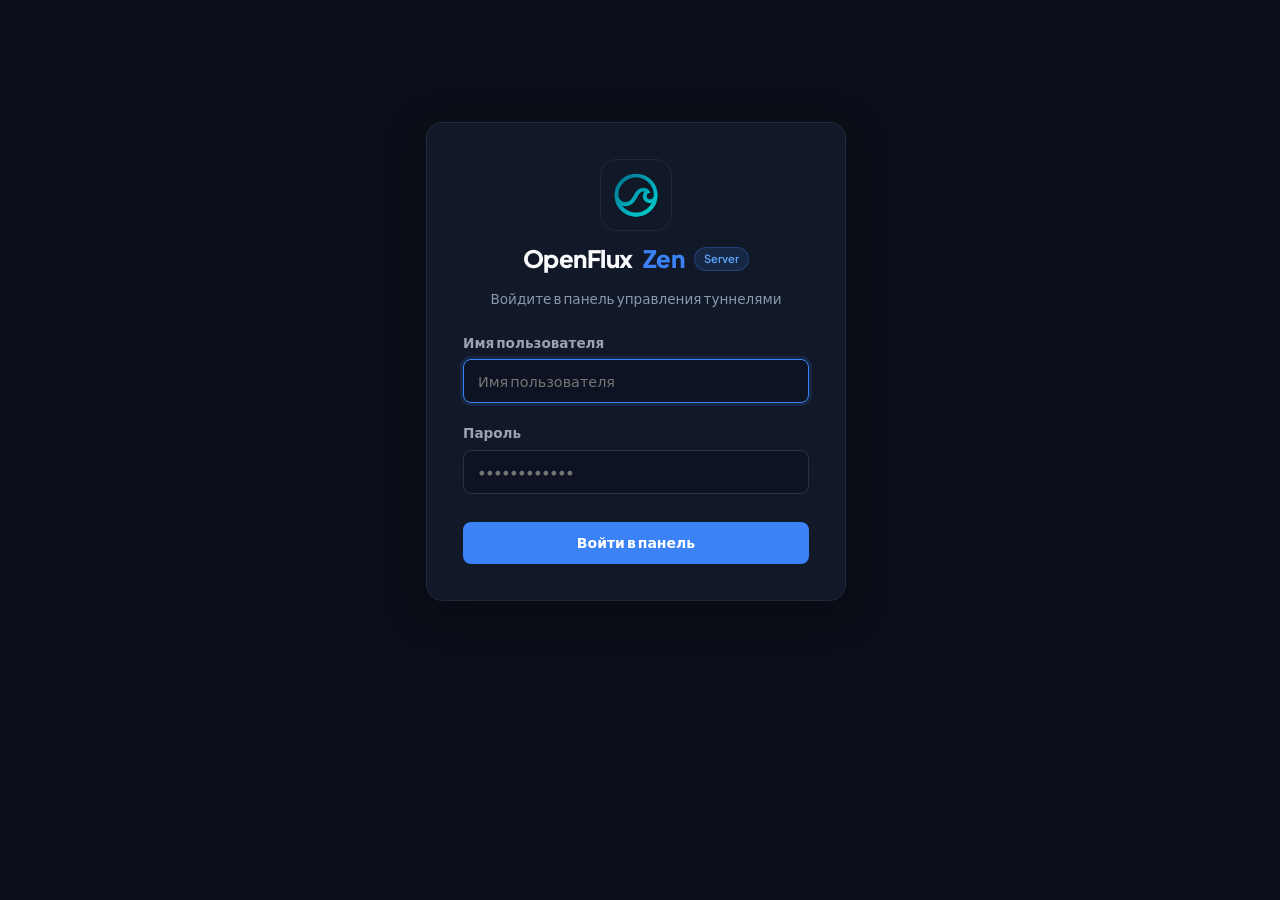
<file: src/OpenFlux.Zen.Server.Web/wwwroot/index.html>
<!DOCTYPE html>
<html lang="ru">
<head>
  <meta charset="utf-8" />
  <meta name="viewport" content="width=device-width, initial-scale=1.0" />
  <meta http-equiv="Cache-Control" content="no-cache, no-store, must-revalidate" />
  <meta http-equiv="Pragma" content="no-cache" />
  <meta http-equiv="Expires" content="0" />
  <title>OpenFlux Zen Server</title>
  <link rel="icon" type="image/png" href="assets/images/logo-32x32.png" />
  <link rel="apple-touch-icon" href="assets/images/logo-180x180.png" />
  <link rel="preconnect" href="https://fonts.googleapis.com">
  <link rel="preconnect" href="https://fonts.gstatic.com" crossorigin>
  <link href="https://fonts.googleapis.com/css2?family=JetBrains+Mono:wght@400;600&family=Plus+Jakarta+Sans:wght@400;500;600;700;800&display=swap" rel="stylesheet">
  <link rel="stylesheet" href="css/app.css?v=1.0.83" />
</head>
<body>

  <!-- App Header -->
  <header id="app-header" style="display: none;">
    <div class="header-inner">
      <a href="#" class="brand">
        <img src="assets/images/logo-192x192.png" alt="OpenFlux Logo" />
        <div class="brand-copy">
          <div class="brand-title"><span>OpenFlux</span><span class="brand-accent">Zen</span></div>
          <span class="brand-badge">Server</span>
        </div>
      </a>

      <nav class="nav-links" aria-label="Основная навигация">
        <button class="nav-btn active" onclick="switchTab('tunnels')" data-i18n="nav_tunnels">Туннели</button>
        <button class="nav-btn" onclick="switchTab('logs')" data-i18n="nav_logs">Логи</button>
        <button class="nav-btn" onclick="switchTab('config')" data-i18n="nav_config">Конфигурация</button>
        <button class="nav-btn" onclick="switchTab('settings')" data-i18n="nav_settings">Настройки</button>
      </nav>

      <div class="header-actions" style="display: flex; gap: 8px; align-items: center;">
        <button class="btn btn-outline btn-sm" id="header-update-badge" onclick="switchTab('settings')" title="Доступно обновление" style="display: none !important; align-items: center; gap: 8px;">
          <span id="header-update-dot" style="width: 7px; height: 7px; border-radius: 50%; background: #f59e0b; display: inline-block; box-shadow: 0 0 6px rgba(245, 158, 11, 0.6);"></span>
          <span id="header-status-text" style="font-weight: 600; color: #fbbf24;" data-i18n="header_status_update_available">Доступно обновление</span>
        </button>
        <button class="btn btn-outline btn-sm" onclick="logout()" data-i18n="nav_logout">Выход</button>
      </div>
    </div>
  </header>

  <main class="container app-content">

    <!-- Login View -->
    <div id="login-view" class="login-container">
      <div class="login-brand">
        <img src="assets/images/logo-192x192.png" class="login-logo" alt="OpenFlux Logo" />
        <div class="login-brand-copy">
          <div class="brand-title login-brand-title"><span>OpenFlux</span><span class="brand-accent">Zen</span></div>
          <span class="brand-badge">Server</span>
        </div>
      </div>
      <p class="login-sub" data-i18n="login_sub">Войдите в панель управления туннелями</p>


      <form id="login-form" onsubmit="event.preventDefault(); doLogin();">
        <div class="form-group" style="text-align: left;">
          <label for="login-user" data-i18n="login_user_label">Имя пользователя</label>
          <input type="text" id="login-user" autocomplete="username" class="form-control" data-i18n-placeholder="login_user_placeholder" placeholder="Имя пользователя" required autofocus />
        </div>
        <div class="form-group" style="text-align: left;">
          <label for="login-pass" data-i18n="login_pass_label">Пароль</label>
          <input type="password" id="login-pass" autocomplete="current-password" class="form-control" placeholder="••••••••••••" required />
        </div>
        <button type="submit" class="btn btn-primary" style="width: 100%; margin-top: 8px;" data-i18n="login_btn">Войти в панель</button>
      </form>
    </div>

    <!-- Main View -->
    <div id="main-view" style="display: none;">

      <!-- Tab: Tunnels -->
      <div id="tab-tunnels" class="tab-content active">

        <!-- Stats Grid (Visible exclusively in Tunnels tab) -->
        <div class="stats-grid">
        <!-- 1. Активные туннели -->
        <div class="stat-card">
          <div class="stat-header">
            <span class="stat-label" data-i18n="stat_active_tunnels">Активные туннели</span>
            <span class="stat-icon">
              <svg width="18" height="18" viewBox="0 0 24 24" fill="none" stroke="currentColor" stroke-width="2" stroke-linecap="round" stroke-linejoin="round">
                <path d="M13 2L3 14h9l-1 8 10-12h-9l1-8z"/>
              </svg>
            </span>
          </div>
          <div class="stat-value" id="stat-active-tunnels">0 / 0</div>
          <div class="stat-sub"><span data-i18n="stat_total_created">Всего создано:</span> <span id="stat-total-tunnels">0</span></div>
        </div>

        <!-- 2. Ресурсы хоста -->
        <div class="stat-card">
          <div class="stat-header">
            <span class="stat-label" data-i18n="stat_host_resources">Ресурсы хоста</span>
            <span class="stat-icon">
              <svg width="18" height="18" viewBox="0 0 24 24" fill="none" stroke="currentColor" stroke-width="2" stroke-linecap="round" stroke-linejoin="round">
                <rect x="4" y="4" width="16" height="16" rx="2"/>
                <rect x="9" y="9" width="6" height="6"/>
                <line x1="9" y1="1" x2="9" y2="4"/>
                <line x1="15" y1="1" x2="15" y2="4"/>
                <line x1="9" y1="20" x2="9" y2="23"/>
                <line x1="15" y1="20" x2="15" y2="23"/>
                <line x1="20" y1="9" x2="23" y2="9"/>
                <line x1="20" y1="14" x2="23" y2="14"/>
                <line x1="1" y1="9" x2="4" y2="9"/>
                <line x1="1" y1="14" x2="4" y2="14"/>
              </svg>
            </span>
          </div>
          <div class="stat-value"><span id="stat-cpu">0%</span> CPU</div>
          <div class="stat-sub"><span>RAM: <span id="stat-ram">0 / 0 MB</span></span><span>(<span id="stat-ram-pct">0%</span>)</span></div>
        </div>

        <!-- 3. Скорость сети (загрузка и отдача) -->
        <div class="stat-card">
          <div class="stat-header">
            <span class="stat-label" data-i18n="stat_network_speed">Скорость сети</span>
            <span class="stat-icon">
              <svg width="18" height="18" viewBox="0 0 24 24" fill="none" stroke="currentColor" stroke-width="2" stroke-linecap="round" stroke-linejoin="round">
                <path d="M12 14l4-4"/>
                <path d="M3.34 19a10 10 0 1 1 17.32 0"/>
              </svg>
            </span>
          </div>
          <div class="stat-value" id="stat-speed-total">0 B/s</div>
          <div class="stat-sub">
            <span style="display: inline-flex; align-items: center; gap: 4px;">
              <svg width="11" height="11" viewBox="0 0 24 24" fill="none" stroke="currentColor" stroke-width="2.5" stroke-linecap="round" stroke-linejoin="round"><path d="M12 5v14M19 12l-7 7-7-7"/></svg>
              <span id="stat-speed-down">0 B/s</span>
            </span>
            <span>•</span>
            <span style="display: inline-flex; align-items: center; gap: 4px;">
              <svg width="11" height="11" viewBox="0 0 24 24" fill="none" stroke="currentColor" stroke-width="2.5" stroke-linecap="round" stroke-linejoin="round"><path d="M12 19V5M5 12l7-7 7 7"/></svg>
              <span id="stat-speed-up">0 B/s</span>
            </span>
          </div>
        </div>

        <!-- 4. Сколько трафика потрачено -->
        <div class="stat-card">
          <div class="stat-header">
            <span class="stat-label" data-i18n="stat_total_traffic">Общий трафик</span>
            <span class="stat-icon">
              <svg width="18" height="18" viewBox="0 0 24 24" fill="none" stroke="currentColor" stroke-width="2" stroke-linecap="round" stroke-linejoin="round">
                <line x1="18" y1="20" x2="18" y2="10"/>
                <line x1="12" y1="20" x2="12" y2="4"/>
                <line x1="6" y1="20" x2="6" y2="14"/>
              </svg>
            </span>
          </div>
          <div class="stat-value" id="stat-total-traffic">0 B</div>
          <div class="stat-sub">
            <span style="display: inline-flex; align-items: center; gap: 4px;">
              <svg width="11" height="11" viewBox="0 0 24 24" fill="none" stroke="currentColor" stroke-width="2.5" stroke-linecap="round" stroke-linejoin="round"><path d="M12 19V5M5 12l7-7 7 7"/></svg>
              <span id="stat-upload">0 B</span>
            </span>
            <span>•</span>
            <span style="display: inline-flex; align-items: center; gap: 4px;">
              <svg width="11" height="11" viewBox="0 0 24 24" fill="none" stroke="currentColor" stroke-width="2.5" stroke-linecap="round" stroke-linejoin="round"><path d="M12 5v14M19 12l-7 7-7-7"/></svg>
              <span id="stat-download">0 B</span>
            </span>
          </div>
        </div>
      </div>

        <div class="section-bar">
          <h3 class="section-title" data-i18n="tunnels_title">Список туннелей</h3>
          <div class="toolbar">
            <button class="btn btn-outline btn-sm" onclick="loadTunnels()"><svg width="13" height="13" viewBox="0 0 24 24" fill="none" stroke="currentColor" stroke-width="2" stroke-linecap="round" stroke-linejoin="round"><path d="M23 4v6h-6"/><path d="M1 20v-6h6"/><path d="M3.51 9a9 9 0 0 1 14.85-3.36L23 10M1 14l4.64 4.36A9 9 0 0 0 20.49 15"/></svg><span data-i18n="btn_refresh">Обновить</span></button>
            <button class="btn btn-primary btn-sm" onclick="openTunnelModal()"><svg width="14" height="14" viewBox="0 0 24 24" fill="none" stroke="currentColor" stroke-width="2.5" stroke-linecap="round" stroke-linejoin="round"><path d="M12 5v14M5 12h14"/></svg><span data-i18n="btn_add_tunnel">Добавить туннель</span></button>
          </div>
        </div>

        <div id="tunnel-list" class="tunnel-list">
          <!-- Populated by JS -->
        </div>
      </div>

      <!-- Tab: Logs -->
      <div id="tab-logs" class="tab-content">
        <div class="section-bar">
          <h3 class="section-title" data-i18n="logs_title">Системные логи</h3>
          <div class="toolbar">
            <select id="log-target-select" class="form-control form-control-sm" aria-label="Источник логов" onchange="loadActiveLogs()">
              <option value="system" data-i18n="logs_panel_system">Лог панели (System)</option>
            </select>
            <button class="btn btn-outline btn-sm" onclick="loadActiveLogs()"><svg width="13" height="13" viewBox="0 0 24 24" fill="none" stroke="currentColor" stroke-width="2" stroke-linecap="round" stroke-linejoin="round"><path d="M23 4v6h-6"/><path d="M1 20v-6h6"/><path d="M3.51 9a9 9 0 0 1 14.85-3.36L23 10M1 14l4.64 4.36A9 9 0 0 0 20.49 15"/></svg><span data-i18n="btn_refresh">Обновить</span></button>
            <button class="btn btn-outline btn-sm" onclick="downloadCurrentLogs()"><svg width="13" height="13" viewBox="0 0 24 24" fill="none" stroke="currentColor" stroke-width="2" stroke-linecap="round" stroke-linejoin="round"><path d="M21 15v4a2 2 0 0 1-2 2H5a2 2 0 0 1-2-2v-4"/><polyline points="7 10 12 15 17 10"/><line x1="12" y1="15" x2="12" y2="3"/></svg><span data-i18n="btn_download_logs">Скачать логи</span></button>
            <button class="btn btn-outline btn-sm" onclick="clearCurrentLogs()"><svg width="13" height="13" viewBox="0 0 24 24" fill="none" stroke="currentColor" stroke-width="2" stroke-linecap="round" stroke-linejoin="round"><polyline points="3 6 5 6 21 6"/><path d="M19 6v14a2 2 0 0 1-2 2H7a2 2 0 0 1-2-2V6m3 0V4a2 2 0 0 1 2-2h4a2 2 0 0 1 2 2v2"/></svg><span data-i18n="btn_clear_logs">Очистить</span></button>
          </div>
        </div>

        <div class="terminal-container" id="terminal-output">
          <div class="log-line log-system" data-i18n="logs_loading">Загрузка логов...</div>
        </div>
      </div>

      <!-- Tab: Config Export / Import -->
      <div id="tab-config" class="tab-content">
        <div class="section-bar">
          <h3 class="section-title" data-i18n="config_title">Резервное копирование и перенос</h3>
        </div>

        <div class="card settings-card">
          <h4 style="margin-bottom: 8px;" data-i18n="config_export_title">Экспорт конфигурации (JSON)</h4>
          <p style="color: var(--text-dim); margin-bottom: 16px; font-size: 0.9rem;" data-i18n="config_export_desc">
            Выгрузите все настройки и конфигурации ваших туннелей для резервной копии или переноса на другой сервер.
          </p>
          <div class="button-row">
            <button class="btn btn-primary" onclick="downloadConfig()" data-i18n="btn_download_config">Скачать файл конфигурации</button>
            <button class="btn btn-outline" onclick="copyConfigToClipboard()" data-i18n="btn_copy_json">Скопировать JSON</button>
          </div>
        </div>

        <div class="card settings-card">
          <h4 style="margin-bottom: 8px;" data-i18n="config_import_title">Импорт конфигурации (JSON)</h4>
          <p style="color: var(--text-dim); margin-bottom: 16px; font-size: 0.9rem;" data-i18n="config_import_desc">
            Вставьте экспортированный JSON или выберите файл конфигурации с вашего компьютера. Существующие туннели будут обновлены, новые — добавлены.
          </p>
          <div class="button-row" style="margin-bottom: 16px;">
            <input type="file" id="import-file-input" accept=".json,application/json" style="display: none;" onchange="handleConfigFileSelect(event)" />
            <button class="btn btn-outline" type="button" onclick="document.getElementById('import-file-input').click()"><svg width="15" height="15" viewBox="0 0 24 24" fill="none" stroke="currentColor" stroke-width="2" stroke-linecap="round" stroke-linejoin="round"><path d="M22 19a2 2 0 0 1-2 2H4a2 2 0 0 1-2-2V5a2 2 0 0 1 2-2h5l2 3h9a2 2 0 0 1 2 2z"/></svg><span data-i18n="btn_select_file">Выбрать файл на ПК (.json)</span></button>
            <span id="import-file-name" style="color: var(--accent); font-size: 0.85rem; font-weight: 600;"></span>
          </div>
          <div class="form-group">
            <textarea id="import-json" aria-label="Конфигурация JSON для импорта" class="form-control" style="font-family: var(--font-mono); height: 180px;" data-i18n-placeholder="import_placeholder" placeholder="Вставьте JSON конфигурацию или выберите файл выше..."></textarea>
          </div>
          <button class="btn btn-success" onclick="importConfig()" data-i18n="btn_apply_config">Применить конфигурацию</button>
        </div>
      </div>

      <!-- Tab: Settings -->
      <div id="tab-settings" class="tab-content">
        <div class="section-bar">
          <h3 class="section-title" data-i18n="settings_title">Настройки панели</h3>
        </div>

        <!-- 1. Credentials Form (Управление учётными записями) -->
        <div class="card settings-card" id="account-settings-card">
          <h4 style="margin-bottom: 14px;" data-i18n="settings_admin_title">Управление учётными записями</h4>
          <form class="account-form" onsubmit="event.preventDefault(); updateAccountProfile();">
            <div class="form-group">
              <label for="setting-username" data-i18n="setting_user_label">Имя пользователя (Логин)</label>
              <input type="text" id="setting-username" class="form-control" required data-i18n-placeholder="login_user_placeholder" placeholder="Имя пользователя" />
            </div>
            <div class="form-group">
              <label for="cur-pass" data-i18n="setting_cur_pass_label">Текущий пароль (для подтверждения)</label>
              <input type="password" id="cur-pass" class="form-control" required data-i18n-placeholder="setting_cur_pass_placeholder" placeholder="Введите текущий пароль" />
            </div>
            <div class="form-group">
              <label for="new-pass" data-i18n="setting_new_pass_label">Новый пароль (оставьте пустым, если не меняется)</label>
              <input type="password" id="new-pass" class="form-control" data-i18n-placeholder="setting_new_pass_placeholder" placeholder="Новый пароль (опционально)" />
            </div>
            <button type="submit" class="btn btn-primary" data-i18n="btn_save_changes">Сохранить изменения</button>
          </form>
        </div>

        <!-- 2. OpenFlux Zen Server Updates -->
        <div class="card settings-card" id="panel-update-card">
          <div class="settings-card-header">
            <h4 data-i18n="settings_panel_title">OpenFlux Zen Server</h4>
            <div style="display: flex; gap: 8px; align-items: center;">
              <span id="panel-status-badge" class="badge-status-update" style="display: none;"></span>
              <span id="panel-current-version-badge" style="background: rgba(59, 130, 246, 0.15); border: 1px solid rgba(59, 130, 246, 0.3); color: #93c5fd; padding: 4px 10px; border-radius: 6px; font-size: 0.85rem; font-weight: 600;">Server: v1.0.80</span>
            </div>
          </div>
          <p style="color: var(--text-dim); margin-bottom: 16px; font-size: 0.9rem;" data-i18n="settings_panel_desc">
            Веб-панель управления и служба сервера OpenFlux Zen Server (BizhQwe/openflux-zen-server). Отвечает за интерфейс управления, учётные записи администратора, фоновую службу системы и настройку туннелей.
          </p>

          <div class="version-stats-grid">
            <div class="version-stat-cell">
              <span class="version-stat-label" data-i18n="settings_panel_version">Установленная версия:</span>
              <span id="panel-current-version" class="version-stat-val">—</span>
            </div>
            <div class="version-stat-cell">
              <span class="version-stat-label" data-i18n="settings_panel_latest_version">Доступная версия:</span>
              <span id="panel-latest-version" class="version-stat-val">—</span>
            </div>
            <div class="version-stat-cell">
              <span class="version-stat-label" data-i18n="settings_panel_published">Дата релиза:</span>
              <span id="panel-release-date" class="version-stat-val" style="font-family: inherit; font-size: 0.88rem; font-weight: 500;">—</span>
            </div>
            <div class="version-stat-cell">
              <span class="version-stat-label" data-i18n="settings_panel_checked">Проверено:</span>
              <span id="panel-last-checked" class="version-stat-val" style="font-family: inherit; font-size: 0.88rem; font-weight: 500;">—</span>
            </div>
          </div>

          <div id="panel-release-notes-box" style="display: none; margin-bottom: 16px; padding: 12px; background: rgba(59, 130, 246, 0.06); border: 1px solid rgba(59, 130, 246, 0.2); border-radius: 8px;">
            <div style="display: flex; justify-content: space-between; align-items: center; margin-bottom: 8px;">
              <strong style="font-size: 0.85rem; color: #93c5fd;" data-i18n="settings_panel_release_notes">Что нового в обновлении:</strong>
              <a id="panel-release-link" href="https://github.com/BizhQwe/openflux-zen-server/releases" target="_blank" rel="noopener noreferrer" class="btn btn-outline" style="min-height: 32px; height: 32px; padding: 0 12px; font-size: 0.8rem; gap: 6px; text-decoration: none; border-radius: 6px;">
                <svg width="12" height="12" viewBox="0 0 24 24" fill="none" stroke="currentColor" stroke-width="2" stroke-linecap="round" stroke-linejoin="round"><path d="M18 13v6a2 2 0 0 1-2 2H5a2 2 0 0 1-2-2V8a2 2 0 0 1 2-2h6"/><polyline points="15 3 21 3 21 9"/><line x1="10" y1="14" x2="21" y2="3"/></svg>
                <span data-i18n="settings_panel_github_link">Релиз на GitHub</span>
              </a>
            </div>
            <div id="panel-release-notes-text" class="release-notes-content"></div>
          </div>

          <div class="button-row" style="display: flex; gap: 10px; flex-wrap: wrap;">
            <button id="btn-check-panel" class="btn btn-outline" type="button" onclick="checkForPanelUpdates()">
              <span id="btn-check-panel-spinner" style="display: none;" class="spinner-inline"></span>
              <span data-i18n="btn_check_panel_updates">Проверить обновления</span>
            </button>
            <button id="btn-update-panel" class="btn btn-primary" type="button" onclick="confirmUpdatePanel()" style="display: none;">
              <span id="btn-update-panel-spinner" style="display: none;" class="spinner-inline"></span>
              <span data-i18n="btn_update_panel">Обновить</span>
            </button>
            <button id="btn-rollback-panel" class="btn btn-outline" type="button" onclick="openRollbackModal('panel')">
              <span data-i18n="btn_change_version_panel">Сменить версию</span>
            </button>
            <button type="button" class="btn btn-outline" onclick="window.open('https://github.com/BizhQwe/openflux-zen-server/releases', '_blank')">
              <span data-i18n="btn_view_panel_releases">Релизы GitHub</span>
            </button>
          </div>
        </div>

        <!-- 3. OpenFlux Engine & Updates -->
        <div class="card settings-card" id="core-update-card">
          <div class="settings-card-header">
            <h4 data-i18n="settings_core_title">OpenFlux</h4>
            <div style="display: flex; gap: 8px; align-items: center;">
              <span id="core-status-badge" class="badge-status-update" style="display: none;"></span>
              <span id="core-current-version-badge" style="background: rgba(59, 130, 246, 0.15); border: 1px solid rgba(59, 130, 246, 0.3); color: #93c5fd; padding: 4px 10px; border-radius: 6px; font-size: 0.85rem; font-weight: 600;">OpenFlux: v0.3.0</span>
            </div>
          </div>
          <p style="color: var(--text-dim); margin-bottom: 16px; font-size: 0.9rem;" data-i18n="settings_core_desc">
            Официальное ядро сетевого туннелирования OpenFlux (upstream p1neappleXpress/OpenFlux). Отвечает за создание зашифрованных сетевых соединений, туннелей и передачу трафика.
          </p>

          <div class="version-stats-grid">
            <div class="version-stat-cell">
              <span class="version-stat-label" data-i18n="settings_core_version">Установленная версия:</span>
              <span id="core-current-version" class="version-stat-val">—</span>
            </div>
            <div class="version-stat-cell">
              <span class="version-stat-label" data-i18n="settings_core_latest_version">Доступная версия:</span>
              <span id="core-latest-version" class="version-stat-val">—</span>
            </div>
            <div class="version-stat-cell">
              <span class="version-stat-label" data-i18n="settings_core_published">Дата релиза:</span>
              <span id="core-release-date" class="version-stat-val" style="font-family: inherit; font-size: 0.88rem; font-weight: 500;">—</span>
            </div>
            <div class="version-stat-cell">
              <span class="version-stat-label" data-i18n="settings_core_checked">Проверено:</span>
              <span id="core-last-checked" class="version-stat-val" style="font-family: inherit; font-size: 0.88rem; font-weight: 500;">—</span>
            </div>
          </div>

          <div id="core-release-notes-box" style="display: none; margin-bottom: 16px; padding: 12px; background: rgba(59, 130, 246, 0.06); border: 1px solid rgba(59, 130, 246, 0.2); border-radius: 8px;">
            <div style="display: flex; justify-content: space-between; align-items: center; margin-bottom: 8px;">
              <strong style="font-size: 0.85rem; color: #93c5fd;" data-i18n="settings_core_release_notes">Что нового в обновлении:</strong>
              <a id="core-release-link" href="https://github.com/p1neappleXpress/OpenFlux/releases" target="_blank" rel="noopener noreferrer" class="btn btn-outline" style="min-height: 32px; height: 32px; padding: 0 12px; font-size: 0.8rem; gap: 6px; text-decoration: none; border-radius: 6px;">
                <svg width="12" height="12" viewBox="0 0 24 24" fill="none" stroke="currentColor" stroke-width="2" stroke-linecap="round" stroke-linejoin="round"><path d="M18 13v6a2 2 0 0 1-2 2H5a2 2 0 0 1-2-2V8a2 2 0 0 1 2-2h6"/><polyline points="15 3 21 3 21 9"/><line x1="10" y1="14" x2="21" y2="3"/></svg>
                <span data-i18n="settings_core_github_link">Релиз на GitHub</span>
              </a>
            </div>
            <div id="core-release-notes-text" class="release-notes-content"></div>
          </div>

          <div class="button-row" style="display: flex; gap: 10px; flex-wrap: wrap;">
            <button id="btn-check-core" class="btn btn-outline" type="button" onclick="checkForCoreUpdates()">
              <span id="btn-check-core-spinner" style="display: none;" class="spinner-inline"></span>
              <span data-i18n="btn_check_core_updates">Проверить обновления</span>
            </button>
            <button id="btn-update-core" class="btn btn-primary" type="button" onclick="confirmUpdateCore()" style="display: none;">
              <span id="btn-update-core-spinner" style="display: none;" class="spinner-inline"></span>
              <span data-i18n="btn_update_core">Обновить</span>
            </button>
            <button id="btn-rollback-core" class="btn btn-outline" type="button" onclick="openRollbackModal('core')">
              <span data-i18n="btn_change_version_core">Сменить версию</span>
            </button>
            <button type="button" class="btn btn-outline" onclick="window.open('https://github.com/p1neappleXpress/OpenFlux/releases', '_blank')">
              <span data-i18n="btn_view_releases">Релизы GitHub</span>
            </button>
          </div>
        </div>

        <!-- 4. Panel Access -->
        <div class="card settings-card" id="network-access-card">
          <div class="settings-card-header">
            <h4 data-i18n="settings_network_access_title">Доступ к панели</h4>
          </div>
          <p class="settings-card-description" data-i18n="settings_network_access_desc">
            Ссылка для входа в панель с этого компьютера и других устройств.
          </p>

          <div class="form-group panel-address-field">
            <label for="setting-network-url-input" data-i18n="settings_network_url_label">Адрес панели (URL)</label>
            <div class="panel-address-row">
              <input type="text" id="setting-network-url-input" class="form-control panel-address-input" readonly aria-describedby="panel-link-note" spellcheck="false" />
              <button type="button" class="btn btn-outline" onclick="copyNetworkUrl()">
                <svg aria-hidden="true" width="16" height="16" viewBox="0 0 24 24" fill="none" stroke="currentColor" stroke-width="2" stroke-linecap="round" stroke-linejoin="round"><rect x="9" y="9" width="13" height="13" rx="2"/><path d="M5 15H4a2 2 0 0 1-2-2V4a2 2 0 0 1 2-2h9a2 2 0 0 1 2 2v1"/></svg>
                <span data-i18n="btn_copy">Копировать</span>
              </button>
              <button id="btn-regenerate-panel-link" type="button" class="btn btn-outline panel-link-refresh" onclick="regenerateSecretPath()" aria-describedby="panel-link-note">
                <svg aria-hidden="true" width="16" height="16" viewBox="0 0 24 24" fill="none" stroke="currentColor" stroke-width="2" stroke-linecap="round" stroke-linejoin="round"><path d="M20 7v5h-5M4 17v-5h5"/><path d="M6.1 7a7 7 0 0 1 11.55-2L20 8M4 16l2.35 3A7 7 0 0 0 17.9 17"/></svg>
                <span data-i18n="btn_regen_secret">Обновить ссылку</span>
              </button>
            </div>
          </div>
          <p id="panel-link-note" class="settings-helper" data-i18n="settings_secret_note">В ссылке есть секретный путь для защиты от сканеров и ботов. После обновления прежняя ссылка перестанет работать.</p>
        </div>

        <!-- 5. Network Placement -->
        <div class="card settings-card" id="network-placement-card">
          <div class="settings-card-header">
            <h4 data-i18n="settings_change_network_mode_title">Управление сетевым размещением</h4>
            <span id="setting-network-mode" class="network-mode-badge">—</span>
          </div>
            <p class="settings-card-description" data-i18n="settings_change_network_mode_desc">
              Выберите, откуда разрешён доступ к веб-панели сервера.
            </p>
            <div class="network-placement-group">
              <label for="setting-network-mode-select" class="network-placement-label" data-i18n="settings_select_mode_label">Тип размещения</label>
              <div class="network-placement-controls">
                <select id="setting-network-mode-select" class="form-control" onchange="onNetworkModeSelectChanged()" aria-describedby="network-mode-info-box">
                  <option value="local" data-i18n="mode_local">Локальная сеть (LAN / Wi-Fi)</option>
                  <option value="localtunnel" data-i18n="mode_localtunnel">Localtunnel (доступ из интернета)</option>
                  <option value="domain" data-i18n="mode_domain">Домен / публичный IP</option>
                  <option value="localhost" data-i18n="mode_localhost">Только этот компьютер</option>
                </select>
                <div id="network-domain-container" class="network-domain-field" style="display: none;">
                  <input type="text" id="setting-domain-input" class="form-control" placeholder="my-domain.com" autocapitalize="none" spellcheck="false" />
                </div>
                <button id="btn-save-network-mode" type="button" class="btn btn-primary" onclick="saveNetworkPlacement()">
                  <span id="btn-save-network-spinner" style="display: none;" class="spinner-inline"></span>
                  <span data-i18n="btn_apply_network_mode">Применить</span>
                </button>
              </div>
            </div>
            <p id="network-mode-info-box" class="network-mode-info" aria-live="polite"></p>
        </div>

        <!-- 6. Language Selector -->
        <div class="card settings-card" id="language-settings-card">
          <h4 style="margin-bottom: 8px;" data-i18n="settings_lang_title">Язык интерфейса</h4>
          <p style="color: var(--text-dim); margin-bottom: 16px; font-size: 0.9rem;" data-i18n="settings_lang_desc">
            Выберите язык для веб-интерфейса панели управления.
          </p>
          <div style="max-width: 320px;">
            <select id="setting-language" class="form-control" onchange="setLanguage(this.value, true)" aria-label="Language / Язык">
              <option value="ru">Русский (RU)</option>
              <option value="en">English (EN)</option>
            </select>
          </div>
        </div>
      </div>

    </div>
  </main>

  <!-- Tunnel Modal (Add / Edit) -->
  <div id="tunnel-modal" class="modal-overlay">
    <div class="modal" role="dialog" aria-modal="true" aria-labelledby="tunnel-modal-title">
      <div class="modal-header">
        <h4 class="modal-title" id="tunnel-modal-title" data-i18n="modal_new_tunnel">Новый туннель</h4>
        <button class="modal-close" aria-label="Закрыть" onclick="closeTunnelModal()">
          <svg width="16" height="16" viewBox="0 0 24 24" fill="none" stroke="currentColor" stroke-width="2.5" stroke-linecap="round" stroke-linejoin="round"><line x1="18" y1="6" x2="6" y2="18"></line><line x1="6" y1="6" x2="18" y2="18"></line></svg>
        </button>
      </div>
      <div class="modal-body">
        <form id="tunnel-form">
          <input type="hidden" id="tunnel-id" />

          <div class="form-group">
            <label for="tunnel-name" data-i18n="modal_tunnel_name">Название туннеля</label>
            <input type="text" id="tunnel-name" class="form-control" placeholder="Yandex Exit Server" required />
          </div>

          <input type="hidden" id="tunnel-role" value="exit" />

          <!-- Transport Selection Section -->
          <div class="form-group" style="margin-bottom: 12px;">
            <label data-i18n="modal_tunnel_transport_select">Выберите транспорт туннеля</label>
            <div class="form-hint" style="margin-bottom: 10px;" data-i18n="modal_transport_desc">
              Транспорт определяет протокол передачи данных. Рекомендуется Mail.ru (без капчи) или Direct (максимальная скорость).
            </div>

            <div class="transport-grid" id="transport-cards-grid">
              <!-- Mail.ru Docs -->
              <div class="transport-card" data-transport="mailru" onclick="selectTransport('mailru')">
                <div class="transport-card-header">
                  <div class="transport-card-icon transport-icon-mailru">
                    <svg width="18" height="18" viewBox="0 0 24 24" fill="none" stroke="currentColor" stroke-width="2" stroke-linecap="round" stroke-linejoin="round"><path d="M4 14.899A7 7 0 1 1 15.71 8h1.79a4.5 4.5 0 0 1 2.5 8.242"/><path d="M12 12v9"/><path d="m8 17 4 4 4-4"/></svg>
                  </div>
                  <div class="transport-card-badges">
                    <span class="badge-sub-pill badge-rec" data-i18n="badge_recommended">Рекомендуется</span>
                    <span class="badge-sub-pill badge-green" data-i18n="badge_no_captcha">Без капчи</span>
                  </div>
                </div>
                <div class="transport-card-title">Mail.ru Docs</div>
                <div class="transport-card-desc">Облако Mail.ru. Стабильно, без SmartCaptcha и блокировок ботов.</div>
              </div>

              <!-- Direct TCP -->
              <div class="transport-card" data-transport="direct" onclick="selectTransport('direct')">
                <div class="transport-card-header">
                  <div class="transport-card-icon transport-icon-direct">
                    <svg width="18" height="18" viewBox="0 0 24 24" fill="none" stroke="currentColor" stroke-width="2" stroke-linecap="round" stroke-linejoin="round"><polygon points="13 2 3 14 12 14 11 22 21 10 12 10 13 2"/></svg>
                  </div>
                  <div class="transport-card-badges">
                    <span class="badge-sub-pill badge-blue" data-i18n="badge_fastest">Макс. скорость</span>
                    <span class="badge-sub-pill badge-purple" data-i18n="badge_direct_tcp">Прямой TCP</span>
                  </div>
                </div>
                <div class="transport-card-title">Direct TCP</div>
                <div class="transport-card-desc">Прямой TCP поток к серверу без сторонних сервисов. Нужен открытый порт.</div>
              </div>

              <!-- Cups.online -->
              <div class="transport-card" data-transport="cupsonline" onclick="selectTransport('cupsonline')">
                <div class="transport-card-header">
                  <div class="transport-card-icon transport-icon-cups">
                    <svg width="18" height="18" viewBox="0 0 24 24" fill="none" stroke="currentColor" stroke-width="2" stroke-linecap="round" stroke-linejoin="round"><path d="m12 3-1.912 5.813a2 2 0 0 1-1.275 1.275L3 12l5.813 1.912a2 2 0 0 1 1.275 1.275L12 21l1.912-5.813a2 2 0 0 1 1.275-1.275L21 12l-5.813-1.912a2 2 0 0 1-1.275-1.275L12 3Z"/></svg>
                  </div>
                  <div class="transport-card-badges">
                    <span class="badge-sub-pill badge-green" data-i18n="badge_auto_setup">Авто-комнаты</span>
                  </div>
                </div>
                <div class="transport-card-title">Cups.online</div>
                <div class="transport-card-desc">Авто-создание комнат Centrifugo без файлов и документов.</div>
              </div>

              <!-- Yandex Docs -->
              <div class="transport-card" data-transport="yandex" onclick="selectTransport('yandex')">
                <div class="transport-card-header">
                  <div class="transport-card-icon transport-icon-yandex">
                    <svg width="18" height="18" viewBox="0 0 24 24" fill="none" stroke="currentColor" stroke-width="2" stroke-linecap="round" stroke-linejoin="round"><rect width="18" height="18" x="3" y="3" rx="2" ry="2"/><line x1="3" y1="9" x2="21" y2="9"/><line x1="3" y1="15" x2="21" y2="15"/><line x1="9" y1="3" x2="9" y2="21"/><line x1="15" y1="3" x2="15" y2="21"/></svg>
                  </div>
                  <div class="transport-card-badges">
                    <span class="badge-sub-pill badge-yellow" data-i18n="badge_only_xlsx">Только Excel .xlsx</span>
                  </div>
                </div>
                <div class="transport-card-title">Yandex Docs</div>
                <div class="transport-card-desc">Через Таблицу Яндекс Диска. Нужен публичный Excel (.xlsx) с правами редактирования.</div>
              </div>

              <!-- Multi-Transport -->
              <div class="transport-card" data-transport="multi" onclick="selectTransport('multi')">
                <div class="transport-card-header">
                  <div class="transport-card-icon transport-icon-multi">
                    <svg width="18" height="18" viewBox="0 0 24 24" fill="none" stroke="currentColor" stroke-width="2" stroke-linecap="round" stroke-linejoin="round"><circle cx="18" cy="18" r="3"/><circle cx="6" cy="6" r="3"/><circle cx="6" cy="18" r="3"/><path d="M6 9v6"/><path d="M9 6h6a3 3 0 0 1 3 3v6"/></svg>
                  </div>
                  <div class="transport-card-badges">
                    <span class="badge-sub-pill badge-purple" data-i18n="badge_multi">Мульти-сессия</span>
                  </div>
                </div>
                <div class="transport-card-title">Multi-Transport</div>
                <div class="transport-card-desc">Объединение каналов (Direct + Mail.ru + Yandex) с автопереключением.</div>
              </div>

              <!-- Yandex Volga -->
              <div class="transport-card" data-transport="vyandex" onclick="selectTransport('vyandex')">
                <div class="transport-card-header">
                  <div class="transport-card-icon transport-icon-vyandex">
                    <svg width="18" height="18" viewBox="0 0 24 24" fill="none" stroke="currentColor" stroke-width="2" stroke-linecap="round" stroke-linejoin="round"><polyline points="22 12 18 12 15 21 9 3 6 12 2 12"/></svg>
                  </div>
                  <div class="transport-card-badges">
                    <span class="badge-sub-pill badge-gray" data-i18n="badge_relay">Volga Relay</span>
                  </div>
                </div>
                <div class="transport-card-title">Yandex Volga</div>
                <div class="transport-card-desc">Альтернативный HTTP/WS шлюз для документов Яндекс.</div>
              </div>

              <!-- Yandex Boards -->
              <div class="transport-card" data-transport="boards" onclick="selectTransport('boards')">
                <div class="transport-card-header">
                  <div class="transport-card-icon transport-icon-boards">
                    <svg width="18" height="18" viewBox="0 0 24 24" fill="none" stroke="currentColor" stroke-width="2" stroke-linecap="round" stroke-linejoin="round"><rect x="3" y="3" width="18" height="18" rx="2"/><path d="M3 9h18"/><path d="M9 21V9"/></svg>
                  </div>
                  <div class="transport-card-badges">
                    <span class="badge-sub-pill badge-gray">Доска</span>
                  </div>
                </div>
                <div class="transport-card-title">Yandex Boards</div>
                <div class="transport-card-desc">Через виртуальную интерактивную доску boards.yandex.ru.</div>
              </div>

              <!-- MAX / OneMe -->
              <div class="transport-card" data-transport="oneme" onclick="selectTransport('oneme')">
                <div class="transport-card-header">
                  <div class="transport-card-icon transport-icon-oneme">
                    <svg width="18" height="18" viewBox="0 0 24 24" fill="none" stroke="currentColor" stroke-width="2" stroke-linecap="round" stroke-linejoin="round"><path d="M22 16.92v3a2 2 0 0 1-2.18 2 19.79 19.79 0 0 1-8.63-3.07 19.5 19.5 0 0 1-6-6 19.79 19.79 0 0 1-3.07-8.67A2 2 0 0 1 4.11 2h3a2 2 0 0 1 2 1.72 12.84 12.84 0 0 0 .7 2.81 2 2 0 0 1-.45 2.11L8.09 9.91a16 16 0 0 0 6 6l1.27-1.27a2 2 0 0 1 2.11-.45 12.84 12.84 0 0 0 2.81.7A2 2 0 0 1 22 16.92z"/></svg>
                  </div>
                  <div class="transport-card-badges">
                    <span class="badge-sub-pill badge-gray">WebRTC</span>
                  </div>
                </div>
                <div class="transport-card-title">MAX / OneMe</div>
                <div class="transport-card-desc">Туннелирование через WebRTC звонки платформы MAX.</div>
              </div>
            </div>

            <!-- Underlying select element kept for backwards compatibility and form serialization -->
            <select id="tunnel-transport" class="form-control" style="display: none;" onchange="onTransportChange()">
              <option value="mailru">mailru (Mail.ru Docs WebSocket)</option>
              <option value="direct">direct (Прямое TCP подключение) [OpenFlux v0.2.0+]</option>
              <option value="cupsonline">cupsonline (Centrifugo Rooms)</option>
              <option value="yandex">yandex (Yandex.Docs WebSocket)</option>
              <option value="multi">multi (Мульти-транспортная сессия) [OpenFlux v0.2.0+]</option>
              <option value="vyandex">vyandex (Yandex Volga HTTP relay + WS)</option>
              <option value="boards">boards (Yandex Board WebSocket) [OpenFlux v0.2.0+]</option>
              <option value="oneme">oneme (MAX / OneMe WebRTC)</option>
            </select>
          </div>

          <!-- Dynamic Step-by-Step Instructions Box for Selected Transport -->
          <div id="transport-guide-box" class="transport-guide-box">
            <!-- Dynamically populated by updateTransportGuideBox() -->
          </div>

          <!-- Mode (l4 vs l3) -->
          <div class="form-group">
            <label for="tunnel-mode" data-i18n="modal_tunnel_mode">Режим выхода (Mode)</label>
            <select id="tunnel-mode" class="form-control">
              <option value="l4" data-i18n="mode_l4_label">l4 — Потоковый прокси gVisor (Рекомендуется: Windows, macOS, Linux, за NAT)</option>
              <option value="l3" data-i18n="mode_l3_label">l3 — Прямая маршрутизация SNAT/DNAT (Требует Linux и права root)</option>
            </select>
            <small class="form-hint" data-i18n="mode_hint">Режим L4 работает в пользовательском пространстве без root-прав на любых ОС. L3 используется только опытными администраторами на выделенных серверах Linux.</small>
          </div>

          <!-- URL / Links -->
          <div id="group-url" class="form-group">
            <label id="tunnel-url-label" for="tunnel-url" data-i18n="modal_tunnel_url">URL документа (--url)</label>
            <input type="text" id="tunnel-url" class="form-control" placeholder="https://cloud.mail.ru/public/..." />
            <div id="tunnel-url-warning" class="url-warning-alert" style="display: none;"></div>
          </div>

          <!-- OneMe Fields -->
          <div id="group-oneme" class="form-row" style="display: none;">
            <div class="form-group">
              <label for="tunnel-maxtoken">MAX Token (--maxToken)</label>
              <input type="text" id="tunnel-maxtoken" class="form-control" placeholder="Токен авторизации MAX" />
            </div>
            <div class="form-group">
              <label for="tunnel-maxuid">MAX User ID (--maxUid)</label>
              <input type="text" id="tunnel-maxuid" class="form-control" placeholder="ID пользователя" />
            </div>
          </div>

          <!-- Direct Transport Fields -->
          <div id="group-direct" class="form-row" style="display: none;">
            <div class="form-group">
              <label for="tunnel-direct-listen" data-i18n="modal_tunnel_direct_listen">Порт прослушивания (--direct-listen)</label>
              <input type="text" id="tunnel-direct-listen" class="form-control" placeholder="0.0.0.0:8445" />
              <small class="form-hint">Общий порт exit-сервера. В режиме multi его используют все Direct-соединения.</small>
            </div>
            <div class="form-group">
              <label for="tunnel-share-host" data-i18n="modal_tunnel_share_host">Внешний хост / IP (--share-host)</label>
              <input type="text" id="tunnel-share-host" class="form-control" placeholder="Авто (публичный IP)" />
            </div>
          </div>

          <!-- Multi Transport Fields -->
          <div id="group-multi" class="form-group" style="display: none;">
            <label data-i18n="modal_tunnel_transports">Транспорты сессии и приоритеты</label>
            <div class="form-hint multi-transport-explanation" data-i18n="modal_tunnel_transports_hint">
              Добавьте каждый транспорт отдельной карточкой. Чем выше приоритет, тем раньше OpenFlux пытается его использовать; одинаковый приоритет даёт резервирование.
            </div>
            <div id="multi-transport-rows" class="multi-transport-rows"></div>
            <button type="button" class="btn btn-outline btn-sm" onclick="addMultiTransportRow()" style="margin-top:10px;">＋ Добавить транспорт</button>
            <input type="hidden" id="tunnel-transports" />
          </div>

          <div class="form-row">
            <div class="form-group">
              <label for="tunnel-codec" data-i18n="modal_tunnel_codec">Кодек (Codec)</label>
              <select id="tunnel-codec" class="form-control">
                <option value="batched">batched (zstd + coalescing)</option>
                <option value="legacy">legacy (per-packet LZ4)</option>
              </select>
            </div>
            <div class="form-group">
              <label for="tunnel-local-ip" data-i18n="modal_tunnel_egress">Egress IP (--local-ip, для L3)</label>
              <input type="text" id="tunnel-local-ip" class="form-control" data-i18n-placeholder="modal_tunnel_egress_placeholder" placeholder="Автоопределение" />
            </div>
          </div>

          <div class="form-group">
            <label for="tunnel-encryption" data-i18n="modal_tunnel_key">Ключ шифрования (AES-256-GCM)</label>
            <div style="display: flex; gap: 8px;">
              <input type="text" id="tunnel-encryption" class="form-control" data-i18n-placeholder="modal_tunnel_key_placeholder" placeholder="32-байтный hex-ключ (мин. 16 символов)" style="font-family: monospace; font-size: 0.85rem;" />
              <button type="button" class="btn btn-outline btn-sm" onclick="generateAndSetKey()" style="white-space: nowrap;" data-i18n="btn_generate_key">
                <svg width="12" height="12" viewBox="0 0 24 24" fill="none" stroke="currentColor" stroke-width="2" stroke-linecap="round" stroke-linejoin="round"><path d="M21 2l-2 2m-6 6l-3-3m0 0l-3 3m3-3l3 3m-3-3l7-7m-7 7l-7 7m7-7l3 3"/><circle cx="7.5" cy="15.5" r="5.5"/></svg>
                Сгенерировать
              </button>
            </div>
            <small class="form-hint" style="color: var(--text-muted); font-size: 0.78rem; margin-top: 4px; display: block;" data-i18n="modal_tunnel_key_hint">
              Обязателен для клиентов OpenFlux v0.2.0+. Если оставить пустым, ключ генерируется автоматически.
            </small>
          </div>

          <div class="form-group" style="margin-bottom: 12px;">
            <label class="checkbox-label" style="display: inline-flex; align-items: center; gap: 8px; font-size: 0.88rem; cursor: pointer;">
              <input type="checkbox" id="tunnel-enable-share" checked />
              <span data-i18n="modal_tunnel_enable_share">Генерировать клиентскую ссылку openflux:// и QR-код (--share)</span>
            </label>
          </div>

          <details class="advanced-settings-accordion">
            <summary class="advanced-settings-summary">
              <div class="advanced-settings-summary-left">
                <svg class="advanced-settings-icon" width="16" height="16" viewBox="0 0 24 24" fill="none" stroke="currentColor" stroke-width="2" stroke-linecap="round" stroke-linejoin="round">
                  <circle cx="12" cy="12" r="3"></circle>
                  <path d="M19.4 15a1.65 1.65 0 0 0 .33 1.82l.06.06a2 2 0 0 1 0 2.83 2 2 0 0 1-2.83 0l-.06-.06a1.65 1.65 0 0 0-1.82-.33 1.65 1.65 0 0 0-1 1.51V21a2 2 0 0 1-2 2 2 2 0 0 1-2-2v-.09A1.65 1.65 0 0 0 9 19.4a1.65 1.65 0 0 0-1.82.33l-.06.06a2 2 0 0 1-2.83 0 2 2 0 0 1 0-2.83l.06-.06a1.65 1.65 0 0 0 .33-1.82 1.65 1.65 0 0 0-1.51-1H3a2 2 0 0 1-2-2 2 2 0 0 1 2-2h.09A1.65 1.65 0 0 0 4.6 9a1.65 1.65 0 0 0-.33-1.82l-.06-.06a2 2 0 0 1 0-2.83 2 2 0 0 1 2.83 0l.06.06a1.65 1.65 0 0 0 1.82.33H9a1.65 1.65 0 0 0 1-1.51V3a2 2 0 0 1 2-2 2 2 0 0 1 2 2v.09a1.65 1.65 0 0 0 1 1.51 1.65 1.65 0 0 0 1.82-.33l.06-.06a2 2 0 0 1 2.83 0 2 2 0 0 1 0 2.83l-.06.06a1.65 1.65 0 0 0-.33 1.82V9a1.65 1.65 0 0 0 1.51 1H21a2 2 0 0 1 2 2 2 2 0 0 1-2 2h-.09a1.65 1.65 0 0 0-1.51 1z"></path>
                </svg>
                <span class="advanced-settings-title" data-i18n="modal_tunnel_advanced_title">Расширенные параметры OpenFlux (Advanced)</span>
              </div>
              <svg class="advanced-settings-chevron" width="16" height="16" viewBox="0 0 24 24" fill="none" stroke="currentColor" stroke-width="2.5" stroke-linecap="round" stroke-linejoin="round">
                <polyline points="6 9 12 15 18 9"></polyline>
              </svg>
            </summary>
            <div class="advanced-settings-body">
              <div class="form-group" style="margin-bottom: 0;">
                <label for="tunnel-session-context" data-i18n="modal_tunnel_context">KDF Контекст (--session-context)</label>
                <input type="text" id="tunnel-session-context" class="form-control" placeholder="По умолчанию URL документа" />
              </div>
              <div class="form-group" style="margin-bottom: 0;">
                <label for="tunnel-max-packet" data-i18n="modal_tunnel_max_packet">Макс. размер пакета (--max-packet-size)</label>
                <input type="number" id="tunnel-max-packet" class="form-control" value="65000" min="1280" max="65000" />
              </div>
              <div class="form-group" style="margin-bottom: 0;">
                <label class="checkbox-label" style="display: inline-flex; align-items: center; gap: 8px; font-size: 0.85rem; cursor: pointer;">
                  <input type="checkbox" id="tunnel-negotiate" />
                  <span data-i18n="modal_tunnel_negotiate">Строгое согласование (--negotiate)</span>
                </label>
              </div>
            </div>
          </details>

          <div class="form-row">
            <div class="form-group">
              <label for="tunnel-client-limit" data-i18n="modal_tunnel_clients">Лимит клиентов (0 = без лимита)</label>
              <input type="number" id="tunnel-client-limit" class="form-control" value="0" min="0" />
            </div>
            <div class="form-group">
              <label for="tunnel-traffic-limit" data-i18n="modal_tunnel_traffic">Лимит трафика в МБ (0 = без лимита)</label>
              <input type="number" id="tunnel-traffic-limit" class="form-control" value="0" min="0" />
            </div>
          </div>

          <div class="form-group">
            <label for="tunnel-extra-args" data-i18n="modal_tunnel_extra">Дополнительные параметры CLI</label>
            <input type="text" id="tunnel-extra-args" class="form-control" placeholder="--debug" />
          </div>
        </form>
      </div>
      <div class="modal-footer">
        <button class="btn btn-outline" onclick="closeTunnelModal()" data-i18n="btn_cancel">Отмена</button>
        <button class="btn btn-primary" onclick="saveTunnel()" data-i18n="btn_save">Сохранить</button>
      </div>
    </div>
  </div>

  <!-- QR Code / Client Link Modal -->
  <div id="qr-modal" class="modal-overlay" onclick="if(event.target === this) closeQrModal()">
    <div class="modal" role="dialog" aria-modal="true" aria-labelledby="qr-modal-title" style="max-width: 440px;">
      <div class="modal-header">
        <h4 class="modal-title" id="qr-modal-title">Подключение</h4>
        <button class="modal-close" aria-label="Закрыть" onclick="closeQrModal()">
          <svg width="16" height="16" viewBox="0 0 24 24" fill="none" stroke="currentColor" stroke-width="2.5" stroke-linecap="round" stroke-linejoin="round"><line x1="18" y1="6" x2="6" y2="18"></line><line x1="6" y1="6" x2="18" y2="18"></line></svg>
        </button>
      </div>
      <div class="modal-body" style="text-align: center; padding: 20px 24px 16px;">
        <p style="font-size: 0.85rem; color: var(--text-muted); margin-bottom: 12px;" data-i18n="modal_qr_subtitle">
          Отсканируйте QR-код в приложении OpenFlux или скопируйте ссылку для быстрого импорта конфигурации:
        </p>
        <div id="qrcode-box" style="display: inline-block; background: #ffffff; padding: 14px; border-radius: 12px; margin-bottom: 12px; box-shadow: 0 4px 16px rgba(0,0,0,0.4);">
          <div id="qrcode-canvas" style="display: flex; justify-content: center; align-items: center; min-width: 220px; min-height: 220px;"></div>
        </div>
        <div class="form-group" style="text-align: left; margin-bottom: 0;">
          <label style="font-size: 0.8rem; color: var(--text-muted);" data-i18n="modal_qr_link_label">Клиентская ссылка OpenFlux:</label>
          <div style="display: flex; gap: 8px; align-items: stretch;">
            <input type="text" id="qr-modal-link-input" class="form-control" readonly style="flex: 1; min-width: 0; height: 42px; min-height: 42px; font-family: monospace; font-size: 0.82rem; box-sizing: border-box;" />
            <button class="btn btn-primary" onclick="copyQrModalLink()" style="height: 42px; min-height: 42px; padding: 0 18px; white-space: nowrap; box-sizing: border-box;" data-i18n="btn_copy">Скопировать</button>
          </div>
        </div>
      </div>
      <div class="modal-footer" style="padding: 14px 24px; border-top: 1px solid var(--card-border);">
        <button type="button" class="btn btn-outline" onclick="closeQrModal()" style="width: 100%; height: 40px; min-height: 40px;" data-i18n="btn_close">Закрыть</button>
      </div>
    </div>
  </div>

  <!-- Rollback / Switch Version Modal -->
  <div id="rollback-modal" class="modal-overlay">
    <div class="modal" role="dialog" aria-modal="true" aria-labelledby="rollback-modal-title">
      <div class="modal-header">
        <h4 class="modal-title" id="rollback-modal-title" data-i18n="modal_rollback_title">Смена версии</h4>
        <button class="modal-close" aria-label="Закрыть" onclick="closeRollbackModal()">
          <svg width="16" height="16" viewBox="0 0 24 24" fill="none" stroke="currentColor" stroke-width="2.5" stroke-linecap="round" stroke-linejoin="round"><line x1="18" y1="6" x2="6" y2="18"></line><line x1="6" y1="6" x2="18" y2="18"></line></svg>
        </button>
      </div>
      <div class="modal-body rollback-modal-body">
        <p id="rollback-modal-desc" class="rollback-desc"></p>
        
        <div class="form-group rollback-form-group">
          <label id="rollback-select-label" for="rollback-version-select" class="rollback-label" data-i18n="modal_rollback_select_label">Выберите версию для установки:</label>
          <select id="rollback-version-select" class="form-control" onchange="onRollbackVersionChange()">
            <option value="">Загрузка списка версий с GitHub...</option>
          </select>
        </div>
      </div>
      <div class="modal-footer rollback-modal-footer">
        <button type="button" class="btn btn-outline" onclick="closeRollbackModal()" data-i18n="btn_cancel">Отмена</button>
        <button type="button" id="btn-submit-rollback" class="btn btn-primary" onclick="submitRollback()">
          <span id="btn-rollback-spinner" style="display: none;" class="spinner-inline"></span>
          <span id="btn-submit-rollback-text" data-i18n="btn_apply_version">Установить версию</span>
        </button>
      </div>
    </div>
  </div>


  <!-- Captcha / Session Solver Modal -->
  <div id="captcha-solver-modal" class="modal-overlay" onclick="if (event.target === this) closeCaptchaSolverModal()">
    <div class="modal" role="dialog" aria-modal="true" aria-labelledby="captcha-solver-title" style="max-width: 680px; width: 95%;">
      <div class="modal-header">
        <h4 class="modal-title" id="captcha-solver-title" style="display: flex; align-items: center; gap: 8px;">
          <svg width="20" height="20" viewBox="0 0 24 24" fill="none" stroke="#eab308" stroke-width="2.2" stroke-linecap="round" stroke-linejoin="round" style="flex-shrink:0;">
            <rect x="3" y="11" width="18" height="11" rx="2" ry="2"/>
            <path d="M7 11V7a5 5 0 0 1 10 0v4"/>
          </svg>
          <span id="captcha-solver-title-text" data-i18n="modal_captcha_title">Решение проверки (SmartCaptcha)</span>
        </h4>
        <button class="modal-close" aria-label="Закрыть" onclick="closeCaptchaSolverModal()">
          <svg width="16" height="16" viewBox="0 0 24 24" fill="none" stroke="currentColor" stroke-width="2.5" stroke-linecap="round" stroke-linejoin="round"><line x1="18" y1="6" x2="6" y2="18"></line><line x1="6" y1="6" x2="18" y2="18"></line></svg>
        </button>
      </div>

      <div class="modal-body" style="padding: 16px 20px;">
        <input type="hidden" id="captcha-tunnel-id" value="" />

        <!-- Interactive Captcha Solver -->
        <div style="display: flex; justify-content: space-between; align-items: center; margin-bottom: 12px; gap: 8px; flex-wrap: wrap;">
          <div style="font-size: 0.85rem; color: #94a3b8;">
            Решите проверку <strong style="color: #f1f5f9;">«Я не робот»</strong> в окне ниже:
          </div>
          <div style="display: flex; gap: 6px;">
            <button type="button" class="btn btn-outline btn-sm" onclick="reloadCaptchaIframe()" title="Перезагрузить окно" style="height: 30px !important; min-height: 30px !important; padding: 0 10px !important;">
              🔄 Обновить
            </button>
            <a id="captcha-fullscreen-btn" href="#" target="_blank" rel="noopener noreferrer" class="btn btn-outline btn-sm" style="display: inline-flex; align-items: center; gap: 5px; height: 30px !important; min-height: 30px !important; padding: 0 10px !important; text-decoration: none;">
              <svg width="12" height="12" viewBox="0 0 24 24" fill="none" stroke="currentColor" stroke-width="2" stroke-linecap="round" stroke-linejoin="round"><path d="M18 13v6a2 2 0 0 1-2 2H5a2 2 0 0 1-2-2V8a2 2 0 0 1 2-2h6"/><polyline points="15 3 21 3 21 9"/><line x1="10" y1="14" x2="21" y2="3"/></svg>
              <span>На весь экран ↗</span>
            </a>
          </div>
        </div>

        <div id="captcha-iframe-wrapper" style="position: relative; width: 100%; height: 500px; border-radius: 12px; overflow: hidden; border: 1px solid var(--card-border); background: #0b0f19;">
          <div id="captcha-iframe-spinner" style="position: absolute; inset: 0; display: flex; align-items: center; justify-content: center; background: #0b0f19; z-index: 1;">
            <div style="text-align: center; color: var(--text-dim);">
              <div class="spinner-inline" style="width: 24px; height: 24px; margin-bottom: 8px;"></div>
              <div style="font-size: 0.85rem;">Загрузка проверки...</div>
            </div>
          </div>
          <iframe id="captcha-solver-iframe" style="position: absolute; inset: 0; width: 100%; height: 100%; border: none;" allow="clipboard-read; clipboard-write"></iframe>
        </div>

        <div style="margin-top: 10px; font-size: 0.8rem; color: var(--text-dim); display: flex; align-items: center; gap: 6px;">
          <svg width="14" height="14" viewBox="0 0 24 24" fill="none" stroke="#10b981" stroke-width="2"><circle cx="12" cy="12" r="10"/><path d="m9 12 2 2 4-4"/></svg>
          <span>После нажатия «Я не робот» туннель автоматически применит ключ и возобновит работу.</span>
        </div>

        <details style="margin-top: 14px;">
          <summary style="cursor: pointer; color: #93c5fd; font-size: 0.82rem;">Если проверка не открывается: вставить spravka вручную</summary>
          <div style="margin-top: 10px;">
            <textarea id="captcha-manual-input" class="form-control" rows="3" style="font-family: var(--font-mono); font-size: 0.8rem; resize: vertical;" placeholder="spravka=... или JSON с cookies"></textarea>
            <div style="display: flex; justify-content: flex-end; gap: 8px; margin-top: 8px;">
              <button type="button" class="btn btn-outline btn-sm" onclick="pasteFromClipboardToManualInput()">Вставить из буфера</button>
              <button type="button" id="btn-submit-captcha-cookies" class="btn btn-primary btn-sm" onclick="submitManualCaptchaCookies()">
                <span id="btn-captcha-spinner" style="display: none;" class="spinner-inline"></span>
                Применить куки
              </button>
            </div>
          </div>
        </details>
      </div>

      <div class="modal-footer" style="padding: 12px 20px; border-top: 1px solid var(--card-border); display: flex; justify-content: flex-end;">
        <button type="button" class="btn btn-outline" onclick="closeCaptchaSolverModal()" data-i18n="btn_close">Закрыть</button>
      </div>
    </div>
  </div>

  <!-- Toast notifications -->
  <div id="toast-container" role="status" aria-live="polite"></div>

  <script src="js/qrcode.min.js?v=1.0.83"></script>
  <script src="js/i18n.js?v=1.0.83"></script>
  <script src="js/api.js?v=1.0.83"></script>
  <script src="js/tunnels.js?v=1.0.83"></script>
  <script src="js/logs.js?v=1.0.83"></script>
  <script src="js/settings.js?v=1.0.83"></script>
  <script src="js/app.js?v=1.0.83"></script>
</body>
</html>
</file>
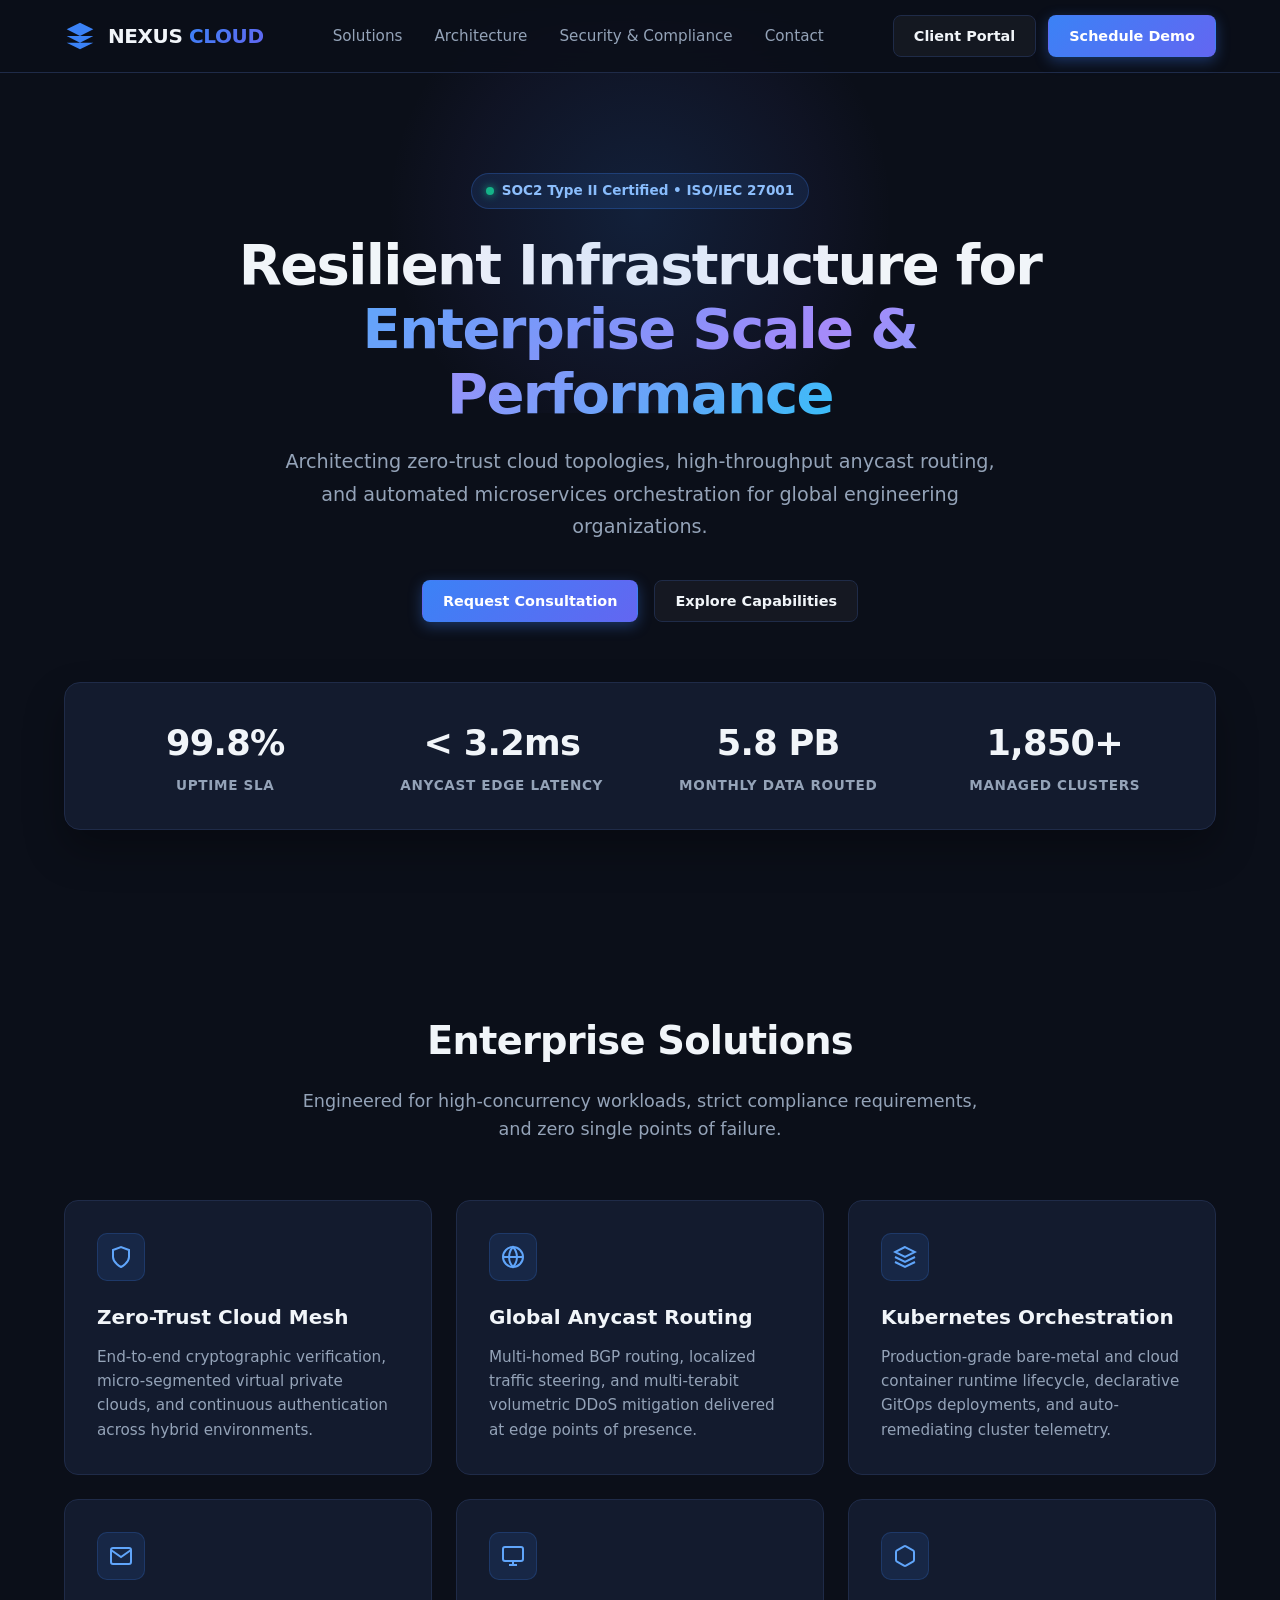
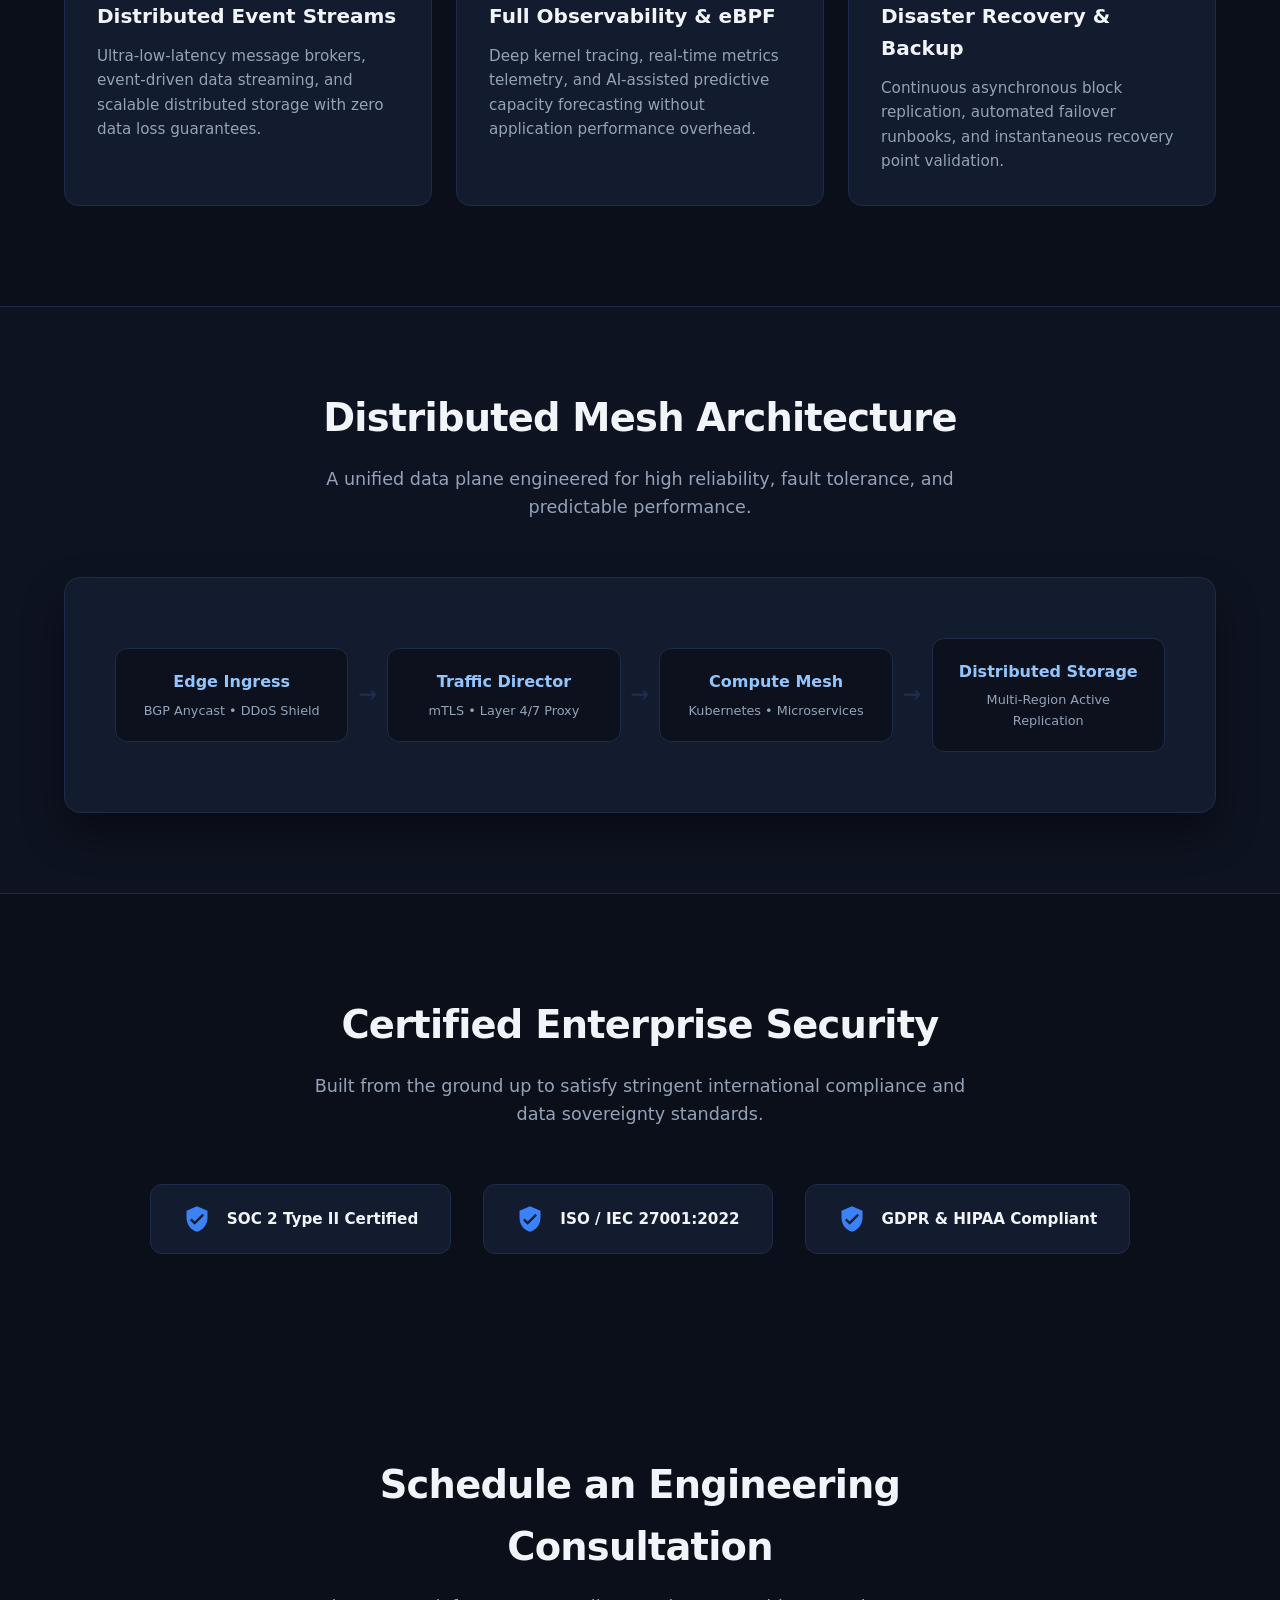
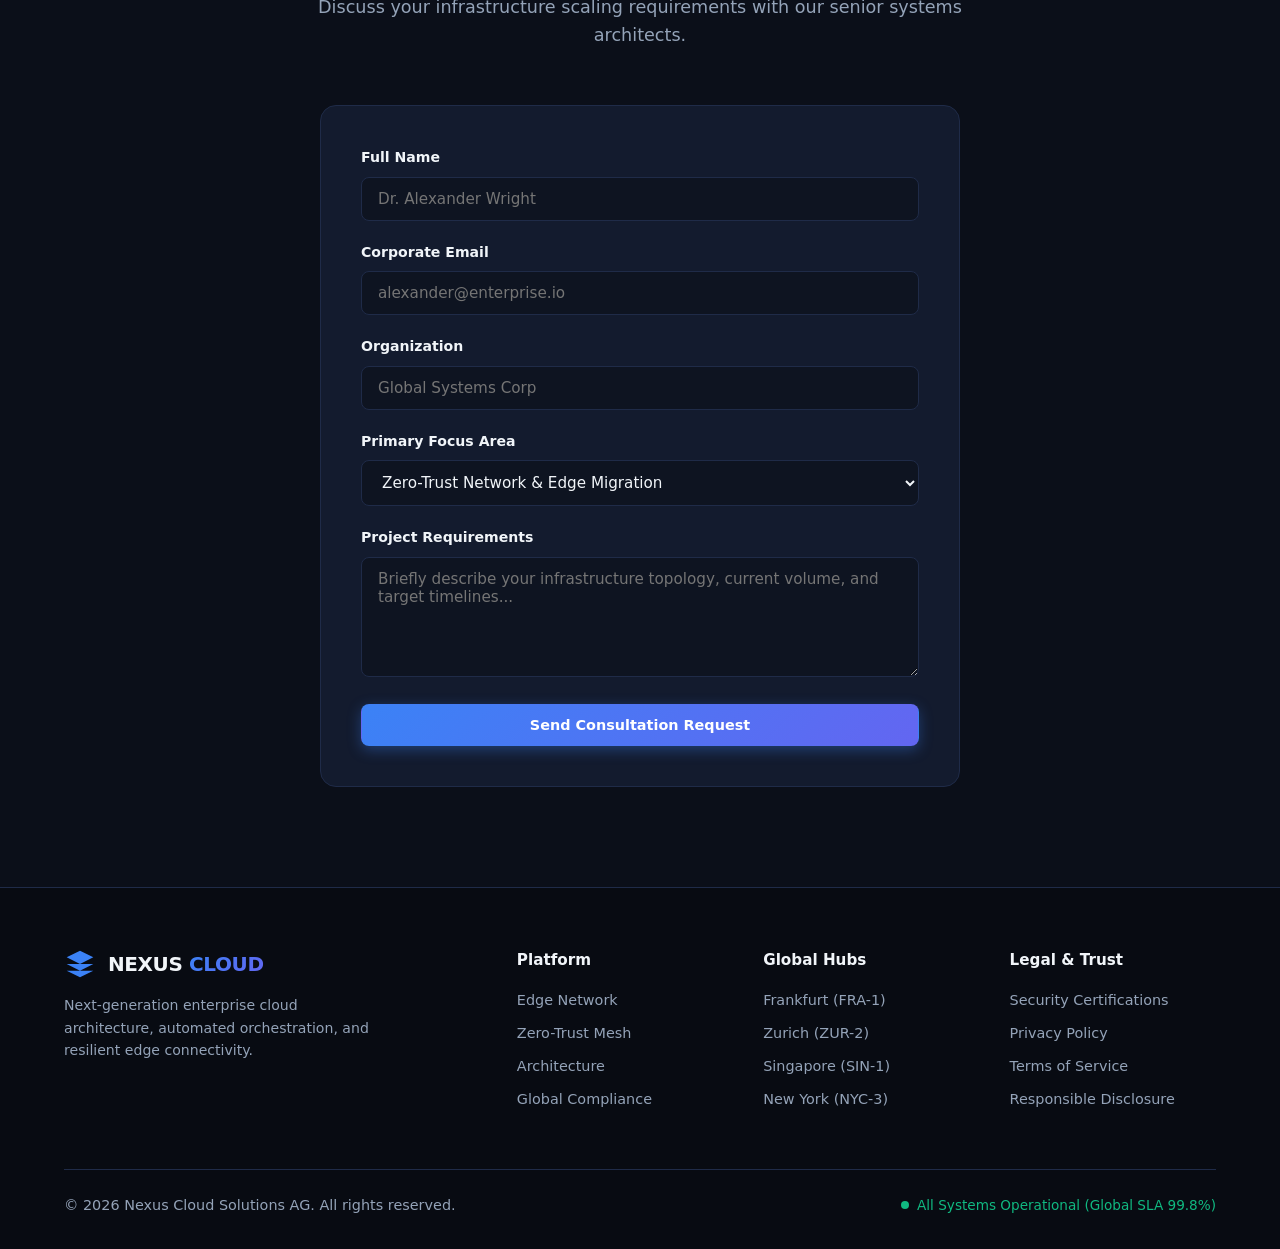
<file: src/OpenFlux.Zen.Server.Web/wwwroot/decoy/index.html>
<!DOCTYPE html>
<html lang="en">
<head>
  <meta charset="utf-8" />
  <meta name="viewport" content="width=device-width, initial-scale=1.0" />
  <title>Nexus Cloud Solutions — Enterprise Infrastructure &amp; Consulting</title>
  <meta name="description" content="Architecting zero-trust cloud infrastructure, multi-region container orchestration, and high-throughput distributed networks for enterprise scale." />
  <meta name="keywords" content="cloud infrastructure, zero trust, kubernetes, edge routing, enterprise devops, cloud security" />
  <meta property="og:title" content="Nexus Cloud Solutions — Enterprise Infrastructure & Consulting" />
  <meta property="og:description" content="Resilient cloud architecture and edge networking engineered for mission-critical enterprise workloads." />
  <meta property="og:type" content="website" />
  <link rel="icon" href="data:image/svg+xml,<svg xmlns='http://www.w3.org/2000/svg' viewBox='0 0 24 24' fill='%233b82f6'><path d='M19.35 10.04C18.67 6.59 15.64 4 12 4 9.11 4 6.6 5.64 5.35 8.04 2.34 8.36 0 10.91 0 14c0 3.31 2.69 6 6 6h13c2.76 0 5-2.24 5-5 0-2.64-2.05-4.78-4.65-4.96zM19 18H6c-2.21 0-4-1.79-4-4 0-2.05 1.53-3.76 3.56-3.97l1.07-.11.5-.95C8.08 7.14 9.94 6 12 6c2.62 0 4.88 1.86 5.39 4.43l.3 1.5 1.53.11c1.56.1 2.78 1.41 2.78 2.96 0 1.65-1.35 3-3 3z'/></svg>" />
  <style>
    :root {
      --bg: #0b0f19;
      --bg-card: #131b2e;
      --bg-card-hover: #19233c;
      --border: #1f2b48;
      --border-focus: #3b82f6;
      --text: #f1f5f9;
      --text-muted: #94a3b8;
      --primary: #3b82f6;
      --primary-gradient: linear-gradient(135deg, #3b82f6 0%, #6366f1 100%);
      --accent: #06b6d4;
      --success: #10b981;
      --font: system-ui, -apple-system, BlinkMacSystemFont, "Segoe UI", Roboto, "Helvetica Neue", Arial, sans-serif;
    }

    * { box-sizing: border-box; margin: 0; padding: 0; }
    html { scroll-behavior: smooth; }
    body {
      font-family: var(--font);
      background-color: var(--bg);
      color: var(--text);
      line-height: 1.6;
      min-height: 100vh;
      overflow-x: hidden;
    }

    /* Container */
    .container {
      width: 100%;
      max-width: 1200px;
      margin: 0 auto;
      padding: 0 24px;
    }

    /* Header */
    header {
      position: sticky;
      top: 0;
      z-index: 100;
      background: rgba(11, 15, 25, 0.85);
      backdrop-filter: blur(12px);
      -webkit-backdrop-filter: blur(12px);
      border-bottom: 1px solid var(--border);
    }
    .header-inner {
      display: flex;
      align-items: center;
      justify-content: space-between;
      height: 72px;
    }
    .logo {
      display: flex;
      align-items: center;
      gap: 12px;
      text-decoration: none;
      color: var(--text);
      font-weight: 700;
      font-size: 1.25rem;
      letter-spacing: -0.02em;
    }
    .logo svg {
      width: 32px;
      height: 32px;
      fill: var(--primary);
    }
    .logo span.accent {
      background: var(--primary-gradient);
      -webkit-background-clip: text;
      -webkit-text-fill-color: transparent;
    }

    nav {
      display: flex;
      align-items: center;
      gap: 32px;
    }
    nav a {
      color: var(--text-muted);
      text-decoration: none;
      font-size: 0.95rem;
      font-weight: 500;
      transition: color 0.2s ease;
    }
    nav a:hover {
      color: var(--text);
    }

    .header-actions {
      display: flex;
      align-items: center;
      gap: 12px;
    }
    .btn {
      display: inline-flex;
      align-items: center;
      justify-content: center;
      gap: 8px;
      height: 42px;
      box-sizing: border-box;
      padding: 0 20px;
      border-radius: 8px;
      font-family: inherit;
      font-size: 0.9rem;
      font-weight: 600;
      line-height: 1;
      text-decoration: none;
      cursor: pointer;
      transition: all 0.2s ease;
      border: 1px solid transparent;
      vertical-align: middle;
      white-space: nowrap;
      margin: 0;
    }
    .btn-primary {
      background: var(--primary-gradient);
      color: #fff;
      box-shadow: 0 4px 14px rgba(59, 130, 246, 0.35);
    }
    .btn-primary:hover {
      opacity: 0.95;
      transform: translateY(-1px);
      box-shadow: 0 6px 20px rgba(59, 130, 246, 0.45);
    }
    .btn-outline {
      background: rgba(255, 255, 255, 0.04);
      border-color: var(--border);
      color: var(--text);
    }
    .btn-outline:hover {
      background: rgba(255, 255, 255, 0.08);
      border-color: var(--text-muted);
    }

    /* Hero Section */
    .hero {
      padding: 100px 0 80px;
      text-align: center;
      position: relative;
    }
    .hero::before {
      content: "";
      position: absolute;
      top: -60px;
      left: 50%;
      transform: translateX(-50%);
      width: 600px;
      height: 400px;
      background: radial-gradient(circle, rgba(59, 130, 246, 0.15) 0%, rgba(99, 102, 241, 0.05) 50%, transparent 70%);
      pointer-events: none;
      z-index: 0;
    }
    .badge {
      display: inline-flex;
      align-items: center;
      gap: 8px;
      padding: 6px 14px;
      background: rgba(59, 130, 246, 0.12);
      border: 1px solid rgba(59, 130, 246, 0.25);
      border-radius: 9999px;
      color: #93c5fd;
      font-size: 0.85rem;
      font-weight: 600;
      margin-bottom: 24px;
    }
    .badge-dot {
      width: 8px;
      height: 8px;
      border-radius: 50%;
      background: var(--success);
      box-shadow: 0 0 8px var(--success);
    }
    .hero h1 {
      font-size: 3.5rem;
      font-weight: 800;
      line-height: 1.15;
      letter-spacing: -0.03em;
      margin-bottom: 20px;
      max-width: 900px;
      margin-left: auto;
      margin-right: auto;
    }
    .hero h1 span.gradient {
      background: linear-gradient(135deg, #60a5fa 0%, #a78bfa 50%, #38bdf8 100%);
      -webkit-background-clip: text;
      -webkit-text-fill-color: transparent;
    }
    .hero p {
      font-size: 1.2rem;
      color: var(--text-muted);
      max-width: 720px;
      margin: 0 auto 36px;
      line-height: 1.7;
    }
    .hero-ctas {
      display: flex;
      justify-content: center;
      gap: 16px;
      margin-bottom: 60px;
    }

    /* Stats Bar */
    .stats-bar {
      display: grid;
      grid-template-columns: repeat(4, 1fr);
      gap: 20px;
      background: var(--bg-card);
      border: 1px solid var(--border);
      border-radius: 16px;
      padding: 32px;
      margin-top: 20px;
      box-shadow: 0 20px 40px rgba(0, 0, 0, 0.3);
    }
    .stat-item {
      text-align: center;
    }
    .stat-val {
      font-size: 2.2rem;
      font-weight: 800;
      color: var(--text);
      letter-spacing: -0.02em;
      margin-bottom: 4px;
    }
    .stat-label {
      font-size: 0.85rem;
      color: var(--text-muted);
      text-transform: uppercase;
      letter-spacing: 0.05em;
      font-weight: 600;
    }

    /* Section Titles */
    .section-head {
      text-align: center;
      max-width: 680px;
      margin: 0 auto 56px;
    }
    .section-head h2 {
      font-size: 2.4rem;
      font-weight: 700;
      letter-spacing: -0.02em;
      margin-bottom: 16px;
    }
    .section-head p {
      color: var(--text-muted);
      font-size: 1.1rem;
    }

    /* Solutions Section */
    .solutions {
      padding: 100px 0;
    }
    .grid-3 {
      display: grid;
      grid-template-columns: repeat(3, 1fr);
      gap: 24px;
    }
    .card {
      background: var(--bg-card);
      border: 1px solid var(--border);
      border-radius: 14px;
      padding: 32px;
      transition: all 0.3s ease;
      position: relative;
    }
    .card:hover {
      background: var(--bg-card-hover);
      border-color: rgba(59, 130, 246, 0.4);
      transform: translateY(-4px);
      box-shadow: 0 16px 32px rgba(0, 0, 0, 0.25);
    }
    .card-icon {
      width: 48px;
      height: 48px;
      border-radius: 10px;
      background: rgba(59, 130, 246, 0.12);
      border: 1px solid rgba(59, 130, 246, 0.2);
      display: flex;
      align-items: center;
      justify-content: center;
      margin-bottom: 20px;
      color: #60a5fa;
    }
    .card h3 {
      font-size: 1.25rem;
      font-weight: 600;
      margin-bottom: 12px;
    }
    .card p {
      color: var(--text-muted);
      font-size: 0.95rem;
      line-height: 1.6;
    }

    /* Architecture Visualizer */
    .arch-section {
      padding: 80px 0;
      background: rgba(19, 27, 46, 0.4);
      border-top: 1px solid var(--border);
      border-bottom: 1px solid var(--border);
    }
    .arch-box {
      background: var(--bg-card);
      border: 1px solid var(--border);
      border-radius: 16px;
      padding: 40px;
      box-shadow: 0 20px 40px rgba(0,0,0,0.4);
    }
    .pipeline {
      display: flex;
      align-items: center;
      justify-content: space-between;
      position: relative;
      padding: 20px 0;
    }
    .pipe-node {
      background: rgba(11, 15, 25, 0.8);
      border: 1px solid var(--border);
      border-radius: 12px;
      padding: 20px 24px;
      text-align: center;
      flex: 1;
      margin: 0 10px;
      position: relative;
      z-index: 1;
      transition: all 0.2s;
    }
    .pipe-node:hover {
      border-color: var(--primary);
      transform: translateY(-2px);
    }
    .pipe-node h4 {
      font-size: 1rem;
      margin-bottom: 6px;
      color: #93c5fd;
    }
    .pipe-node span {
      font-size: 0.8rem;
      color: var(--text-muted);
      display: block;
    }
    .pipe-arrow {
      color: var(--border);
      font-size: 1.4rem;
      font-weight: bold;
    }

    /* Trust & Security */
    .trust {
      padding: 100px 0;
    }
    .badges-row {
      display: flex;
      justify-content: center;
      gap: 32px;
      flex-wrap: wrap;
      margin-top: 40px;
    }
    .badge-card {
      background: var(--bg-card);
      border: 1px solid var(--border);
      border-radius: 12px;
      padding: 20px 32px;
      display: flex;
      align-items: center;
      gap: 16px;
      font-weight: 600;
      font-size: 0.95rem;
    }
    .badge-card svg {
      width: 28px;
      height: 28px;
      fill: var(--primary);
    }

    /* Contact Form */
    .contact {
      padding: 100px 0;
    }
    .contact-form-wrap {
      max-width: 640px;
      margin: 0 auto;
      background: var(--bg-card);
      border: 1px solid var(--border);
      border-radius: 16px;
      padding: 40px;
    }
    .form-group {
      margin-bottom: 20px;
    }
    .form-group label {
      display: block;
      font-size: 0.88rem;
      font-weight: 600;
      margin-bottom: 8px;
      color: var(--text);
    }
    .form-control {
      width: 100%;
      background: rgba(11, 15, 25, 0.6);
      border: 1px solid var(--border);
      border-radius: 8px;
      padding: 12px 16px;
      color: var(--text);
      font-size: 0.95rem;
      font-family: inherit;
      outline: none;
      transition: border-color 0.2s;
    }
    .form-control:focus {
      border-color: var(--border-focus);
      box-shadow: 0 0 0 3px rgba(59, 130, 246, 0.2);
    }
    textarea.form-control {
      resize: vertical;
      min-height: 120px;
    }
    .form-alert {
      display: none;
      padding: 16px;
      border-radius: 8px;
      background: rgba(16, 185, 129, 0.15);
      border: 1px solid rgba(16, 185, 129, 0.3);
      color: #6ee7b7;
      margin-top: 20px;
      font-size: 0.95rem;
      text-align: center;
    }

    /* Footer */
    footer {
      background: #080b12;
      border-top: 1px solid var(--border);
      padding: 60px 0 32px;
      font-size: 0.9rem;
      color: var(--text-muted);
    }
    .footer-grid {
      display: grid;
      grid-template-columns: 2fr 1fr 1fr 1fr;
      gap: 40px;
      margin-bottom: 48px;
    }
    .footer-col h5 {
      color: var(--text);
      font-size: 0.95rem;
      font-weight: 600;
      margin-bottom: 16px;
    }
    .footer-col ul {
      list-style: none;
    }
    .footer-col li {
      margin-bottom: 10px;
    }
    .footer-col a {
      color: var(--text-muted);
      text-decoration: none;
      transition: color 0.2s;
    }
    .footer-col a:hover {
      color: var(--text);
    }
    .footer-bottom {
      border-top: 1px solid var(--border);
      padding-top: 24px;
      display: flex;
      justify-content: space-between;
      align-items: center;
      flex-wrap: wrap;
      gap: 16px;
    }
    .system-status {
      display: inline-flex;
      align-items: center;
      gap: 8px;
      font-size: 0.85rem;
      color: var(--success);
    }
    .pulse-dot {
      width: 8px;
      height: 8px;
      background: var(--success);
      border-radius: 50%;
      animation: pulse 2s infinite;
    }
    @keyframes pulse {
      0% { transform: scale(0.95); box-shadow: 0 0 0 0 rgba(16, 185, 129, 0.7); }
      70% { transform: scale(1); box-shadow: 0 0 0 8px rgba(16, 185, 129, 0); }
      100% { transform: scale(0.95); box-shadow: 0 0 0 0 rgba(16, 185, 129, 0); }
    }

    /* Modal (Client Portal Mock) */
    .modal-overlay {
      display: none;
      position: fixed;
      top: 0; left: 0; right: 0; bottom: 0;
      background: rgba(0, 0, 0, 0.75);
      backdrop-filter: blur(8px);
      z-index: 999;
      align-items: center;
      justify-content: center;
      padding: 20px;
    }
    .modal-box {
      background: var(--bg-card);
      border: 1px solid var(--border);
      border-radius: 16px;
      max-width: 440px;
      width: 100%;
      padding: 36px;
      position: relative;
      box-shadow: 0 25px 50px rgba(0,0,0,0.5);
    }
    .modal-close {
      position: absolute;
      top: 18px;
      right: 18px;
      background: none;
      border: none;
      font-size: 1.5rem;
      color: var(--text-muted);
      cursor: pointer;
    }
    .modal-close:hover { color: var(--text); }

    /* Responsive */
    @media (max-width: 900px) {
      .hero h1 { font-size: 2.5rem; }
      .stats-bar { grid-template-columns: repeat(2, 1fr); }
      .grid-3 { grid-template-columns: 1fr; }
      .pipeline { flex-direction: column; gap: 16px; }
      .pipe-arrow { transform: rotate(90deg); margin: 6px 0; }
      .footer-grid { grid-template-columns: 1fr 1fr; }
      nav { display: none; }
    }
    @media (max-width: 600px) {
      .stats-bar { grid-template-columns: 1fr; }
      .footer-grid { grid-template-columns: 1fr; }
      .hero-ctas { flex-direction: column; }
    }
  </style>
</head>
<body>

  <!-- Header -->
  <header>
    <div class="container header-inner">
      <a href="#" class="logo">
        <svg viewBox="0 0 24 24">
          <path d="M12 2L2 7l10 5 10-5-10-5zM2 17l10 5 10-5M2 12l10 5 10-5"/>
        </svg>
        <span>NEXUS <span class="accent">CLOUD</span></span>
      </a>

      <nav>
        <a href="#solutions">Solutions</a>
        <a href="#architecture">Architecture</a>
        <a href="#compliance">Security &amp; Compliance</a>
        <a href="#contact">Contact</a>
      </nav>

      <div class="header-actions">
        <button class="btn btn-outline" onclick="openPortalModal()">Client Portal</button>
        <a href="#contact" class="btn btn-primary">Schedule Demo</a>
      </div>
    </div>
  </header>

  <!-- Hero Section -->
  <section class="hero">
    <div class="container">
      <div class="badge">
        <span class="badge-dot"></span>
        SOC2 Type II Certified &bull; ISO/IEC 27001
      </div>
      <h1>
        Resilient Infrastructure for <br />
        <span class="gradient">Enterprise Scale &amp; Performance</span>
      </h1>
      <p>
        Architecting zero-trust cloud topologies, high-throughput anycast routing, and automated microservices orchestration for global engineering organizations.
      </p>

      <div class="hero-ctas">
        <a href="#contact" class="btn btn-primary">Request Consultation</a>
        <a href="#solutions" class="btn btn-outline">Explore Capabilities</a>
      </div>

      <div class="stats-bar">
        <div class="stat-item">
          <div class="stat-val">99.8%</div>
          <div class="stat-label">Uptime SLA</div>
        </div>
        <div class="stat-item">
          <div class="stat-val">&lt; 3.2ms</div>
          <div class="stat-label">Anycast Edge Latency</div>
        </div>
        <div class="stat-item">
          <div class="stat-val">5.8 PB</div>
          <div class="stat-label">Monthly Data Routed</div>
        </div>
        <div class="stat-item">
          <div class="stat-val">1,850+</div>
          <div class="stat-label">Managed Clusters</div>
        </div>
      </div>
    </div>
  </section>

  <!-- Solutions Section -->
  <section class="solutions" id="solutions">
    <div class="container">
      <div class="section-head">
        <h2>Enterprise Solutions</h2>
        <p>Engineered for high-concurrency workloads, strict compliance requirements, and zero single points of failure.</p>
      </div>

      <div class="grid-3">
        <div class="card">
          <div class="card-icon">
            <svg width="24" height="24" fill="none" stroke="currentColor" stroke-width="2" viewBox="0 0 24 24"><path d="M12 22s8-4 8-10V5l-8-3-8 3v7c0 6 8 10 8 10z"/></svg>
          </div>
          <h3>Zero-Trust Cloud Mesh</h3>
          <p>End-to-end cryptographic verification, micro-segmented virtual private clouds, and continuous authentication across hybrid environments.</p>
        </div>

        <div class="card">
          <div class="card-icon">
            <svg width="24" height="24" fill="none" stroke="currentColor" stroke-width="2" viewBox="0 0 24 24"><circle cx="12" cy="12" r="10"/><path d="M2 12h20M12 2a15.3 15.3 0 0 1 4 10 15.3 15.3 0 0 1-4 10 15.3 15.3 0 0 1-4-10 15.3 15.3 0 0 1 4-10z"/></svg>
          </div>
          <h3>Global Anycast Routing</h3>
          <p>Multi-homed BGP routing, localized traffic steering, and multi-terabit volumetric DDoS mitigation delivered at edge points of presence.</p>
        </div>

        <div class="card">
          <div class="card-icon">
            <svg width="24" height="24" fill="none" stroke="currentColor" stroke-width="2" viewBox="0 0 24 24"><polygon points="12 2 2 7 12 12 22 7 12 2"/><polyline points="2 17 12 22 22 17"/><polyline points="2 12 12 17 22 12"/></svg>
          </div>
          <h3>Kubernetes Orchestration</h3>
          <p>Production-grade bare-metal and cloud container runtime lifecycle, declarative GitOps deployments, and auto-remediating cluster telemetry.</p>
        </div>

        <div class="card">
          <div class="card-icon">
            <svg width="24" height="24" fill="none" stroke="currentColor" stroke-width="2" viewBox="0 0 24 24"><path d="M4 4h16c1.1 0 2 .9 2 2v12c0 1.1-.9 2-2 2H4c-1.1 0-2-.9-2-2V6c0-1.1.9-2 2-2z"/><polyline points="22,6 12,13 2,6"/></svg>
          </div>
          <h3>Distributed Event Streams</h3>
          <p>Ultra-low-latency message brokers, event-driven data streaming, and scalable distributed storage with zero data loss guarantees.</p>
        </div>

        <div class="card">
          <div class="card-icon">
            <svg width="24" height="24" fill="none" stroke="currentColor" stroke-width="2" viewBox="0 0 24 24"><rect x="2" y="3" width="20" height="14" rx="2" ry="2"/><line x1="8" y1="21" x2="16" y2="21"/><line x1="12" y1="17" x2="12" y2="21"/></svg>
          </div>
          <h3>Full Observability &amp; eBPF</h3>
          <p>Deep kernel tracing, real-time metrics telemetry, and AI-assisted predictive capacity forecasting without application performance overhead.</p>
        </div>

        <div class="card">
          <div class="card-icon">
            <svg width="24" height="24" fill="none" stroke="currentColor" stroke-width="2" viewBox="0 0 24 24"><path d="M21 16V8a2 2 0 0 0-1-1.73l-7-4a2 2 0 0 0-2 0l-7 4A2 2 0 0 0 3 8v8a2 2 0 0 0 1 1.73l7 4a2 2 0 0 0 2 0l7-4A2 2 0 0 0 21 16z"/></svg>
          </div>
          <h3>Disaster Recovery &amp; Backup</h3>
          <p>Continuous asynchronous block replication, automated failover runbooks, and instantaneous recovery point validation.</p>
        </div>
      </div>
    </div>
  </section>

  <!-- Architecture Visualizer -->
  <section class="arch-section" id="architecture">
    <div class="container">
      <div class="section-head">
        <h2>Distributed Mesh Architecture</h2>
        <p>A unified data plane engineered for high reliability, fault tolerance, and predictable performance.</p>
      </div>

      <div class="arch-box">
        <div class="pipeline">
          <div class="pipe-node">
            <h4>Edge Ingress</h4>
            <span>BGP Anycast &bull; DDoS Shield</span>
          </div>
          <div class="pipe-arrow">&rarr;</div>
          <div class="pipe-node">
            <h4>Traffic Director</h4>
            <span>mTLS &bull; Layer 4/7 Proxy</span>
          </div>
          <div class="pipe-arrow">&rarr;</div>
          <div class="pipe-node">
            <h4>Compute Mesh</h4>
            <span>Kubernetes &bull; Microservices</span>
          </div>
          <div class="pipe-arrow">&rarr;</div>
          <div class="pipe-node">
            <h4>Distributed Storage</h4>
            <span>Multi-Region Active Replication</span>
          </div>
        </div>
      </div>
    </div>
  </section>

  <!-- Compliance & Trust -->
  <section class="trust" id="compliance">
    <div class="container">
      <div class="section-head">
        <h2>Certified Enterprise Security</h2>
        <p>Built from the ground up to satisfy stringent international compliance and data sovereignty standards.</p>
      </div>

      <div class="badges-row">
        <div class="badge-card">
          <svg viewBox="0 0 24 24"><path d="M12 1L3 5v6c0 5.55 3.84 10.74 9 12 5.16-1.26 9-6.45 9-12V5l-9-4zm-2 16l-4-4 1.41-1.41L10 14.17l6.59-6.59L18 9l-8 8z"/></svg>
          SOC 2 Type II Certified
        </div>
        <div class="badge-card">
          <svg viewBox="0 0 24 24"><path d="M12 1L3 5v6c0 5.55 3.84 10.74 9 12 5.16-1.26 9-6.45 9-12V5l-9-4zm-2 16l-4-4 1.41-1.41L10 14.17l6.59-6.59L18 9l-8 8z"/></svg>
          ISO / IEC 27001:2022
        </div>
        <div class="badge-card">
          <svg viewBox="0 0 24 24"><path d="M12 1L3 5v6c0 5.55 3.84 10.74 9 12 5.16-1.26 9-6.45 9-12V5l-9-4zm-2 16l-4-4 1.41-1.41L10 14.17l6.59-6.59L18 9l-8 8z"/></svg>
          GDPR &amp; HIPAA Compliant
        </div>
      </div>
    </div>
  </section>

  <!-- Contact Form -->
  <section class="contact" id="contact">
    <div class="container">
      <div class="section-head">
        <h2>Schedule an Engineering Consultation</h2>
        <p>Discuss your infrastructure scaling requirements with our senior systems architects.</p>
      </div>

      <div class="contact-form-wrap">
        <form id="contact-form" onsubmit="handleContactSubmit(event)">
          <div class="form-group">
            <label for="contact-name">Full Name</label>
            <input type="text" id="contact-name" class="form-control" placeholder="Dr. Alexander Wright" required />
          </div>
          <div class="form-group">
            <label for="contact-email">Corporate Email</label>
            <input type="email" id="contact-email" class="form-control" placeholder="alexander@enterprise.io" required />
          </div>
          <div class="form-group">
            <label for="contact-company">Organization</label>
            <input type="text" id="contact-company" class="form-control" placeholder="Global Systems Corp" required />
          </div>
          <div class="form-group">
            <label for="contact-scope">Primary Focus Area</label>
            <select id="contact-scope" class="form-control">
              <option>Zero-Trust Network &amp; Edge Migration</option>
              <option>High-Concurrency Kubernetes Infrastructure</option>
              <option>Global Disaster Recovery &amp; Replication</option>
              <option>Security Audit &amp; Compliance Hardening</option>
            </select>
          </div>
          <div class="form-group">
            <label for="contact-msg">Project Requirements</label>
            <textarea id="contact-msg" class="form-control" placeholder="Briefly describe your infrastructure topology, current volume, and target timelines..."></textarea>
          </div>
          <button type="submit" class="btn btn-primary" style="width: 100%; padding: 14px;">Send Consultation Request</button>

          <div id="contact-alert" class="form-alert">
            &check; Thank you. Your inquiry has been submitted. A senior cloud architect will contact you within 24 hours.
          </div>
        </form>
      </div>
    </div>
  </section>

  <!-- Footer -->
  <footer>
    <div class="container">
      <div class="footer-grid">
        <div class="footer-col">
          <div class="logo" style="margin-bottom: 14px;">
            <svg viewBox="0 0 24 24"><path d="M12 2L2 7l10 5 10-5-10-5zM2 17l10 5 10-5M2 12l10 5 10-5"/></svg>
            <span>NEXUS <span class="accent">CLOUD</span></span>
          </div>
          <p style="max-width: 320px; font-size: 0.88rem; line-height: 1.6;">
            Next-generation enterprise cloud architecture, automated orchestration, and resilient edge connectivity.
          </p>
        </div>

        <div class="footer-col">
          <h5>Platform</h5>
          <ul>
            <li><a href="#solutions">Edge Network</a></li>
            <li><a href="#solutions">Zero-Trust Mesh</a></li>
            <li><a href="#architecture">Architecture</a></li>
            <li><a href="#compliance">Global Compliance</a></li>
          </ul>
        </div>

        <div class="footer-col">
          <h5>Global Hubs</h5>
          <ul>
            <li>Frankfurt (FRA-1)</li>
            <li>Zurich (ZUR-2)</li>
            <li>Singapore (SIN-1)</li>
            <li>New York (NYC-3)</li>
          </ul>
        </div>

        <div class="footer-col">
          <h5>Legal &amp; Trust</h5>
          <ul>
            <li><a href="#compliance">Security Certifications</a></li>
            <li><a href="#">Privacy Policy</a></li>
            <li><a href="#">Terms of Service</a></li>
            <li><a href="#">Responsible Disclosure</a></li>
          </ul>
        </div>
      </div>

      <div class="footer-bottom">
        <div>&copy; 2026 Nexus Cloud Solutions AG. All rights reserved.</div>
        <div class="system-status">
          <span class="pulse-dot"></span>
          All Systems Operational (Global SLA 99.8%)
        </div>
      </div>
    </div>
  </footer>

  <!-- Mock SSO Portal Modal -->
  <div class="modal-overlay" id="portal-modal" onclick="closePortalModal(event)">
    <div class="modal-box" onclick="event.stopPropagation()">
      <button class="modal-close" onclick="closePortalModal()">&times;</button>
      <h3 style="margin-bottom: 8px;">Enterprise Single Sign-On</h3>
      <p style="color: var(--text-muted); font-size: 0.88rem; margin-bottom: 24px;">Sign in to access your organization's infrastructure telemetry portal.</p>
      
      <div style="display: flex; flex-direction: column; gap: 12px; margin-bottom: 24px;">
        <button class="btn btn-outline" style="width: 100%;" onclick="alert('Redirecting to Okta SSO Identity Provider...')">Continue with Okta SSO</button>
        <button class="btn btn-outline" style="width: 100%;" onclick="alert('Redirecting to Microsoft Azure AD...')">Continue with Azure AD</button>
      </div>

      <div style="text-align: center; color: var(--text-muted); font-size: 0.8rem; margin-bottom: 16px;">— OR ENTERPRISE CREDENTIALS —</div>

      <div class="form-group">
        <label>Corporate Identity (Email)</label>
        <input type="email" class="form-control" placeholder="user@enterprise.io" />
      </div>
      <div class="form-group">
        <label>Passcode / MFA</label>
        <input type="password" class="form-control" placeholder="••••••••••••" />
      </div>
      <button class="btn btn-primary" style="width: 100%; margin-top: 10px;" onclick="alert('Please authenticate via your enterprise Identity Provider.')">Authenticate</button>
    </div>
  </div>

  <script>
    function handleContactSubmit(e) {
      e.preventDefault();
      var alertEl = document.getElementById('contact-alert');
      if (alertEl) {
        alertEl.style.display = 'block';
        alertEl.scrollIntoView({ behavior: 'smooth', block: 'nearest' });
      }
    }

    function openPortalModal() {
      var modal = document.getElementById('portal-modal');
      if (modal) modal.style.display = 'flex';
    }

    function closePortalModal(e) {
      if (e && e.target && e.target.id !== 'portal-modal' && !e.target.classList.contains('modal-close')) return;
      var modal = document.getElementById('portal-modal');
      if (modal) modal.style.display = 'none';
    }
  </script>
</body>
</html>
</file>
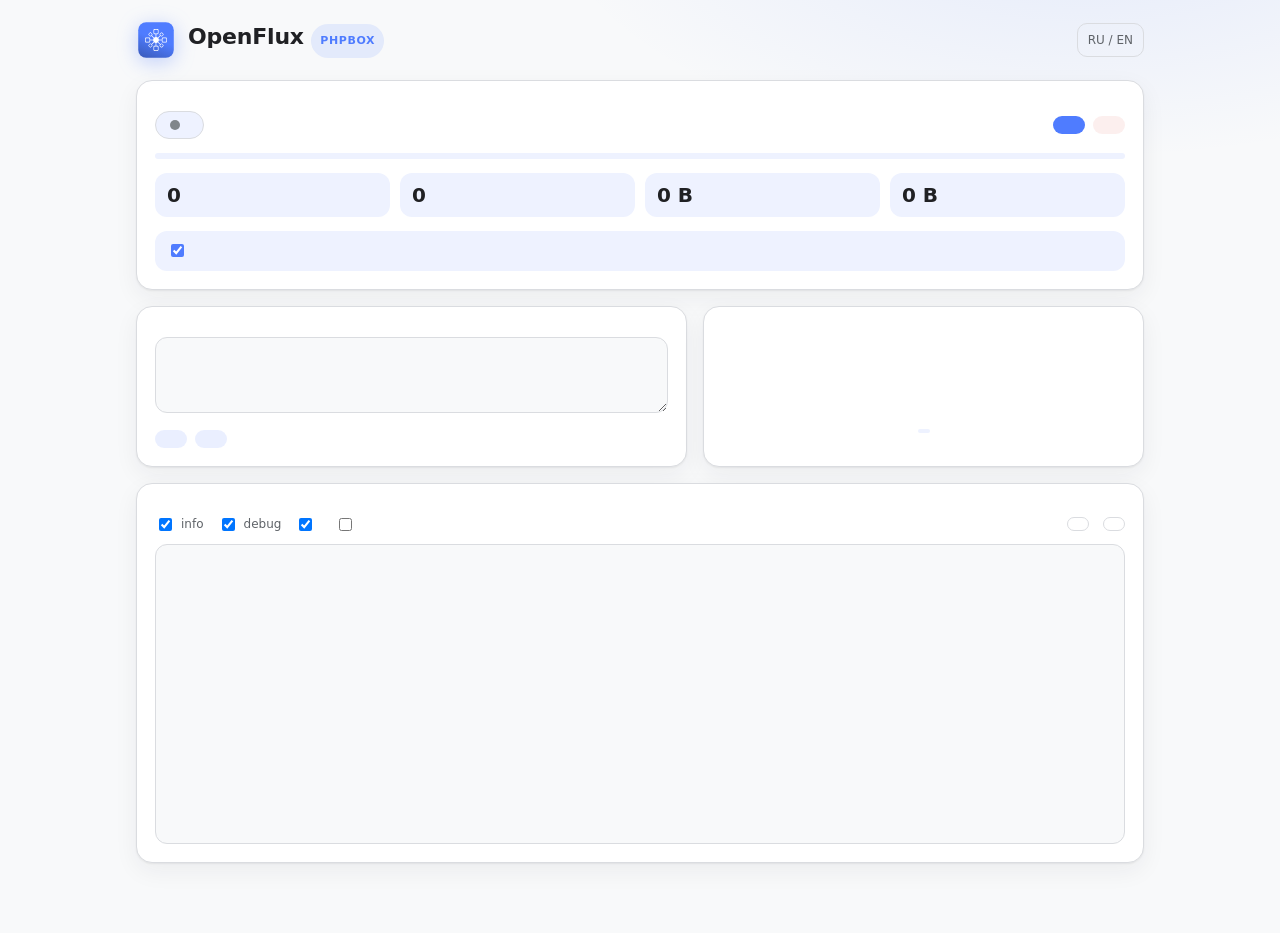
<file: src/OpenFlux.Zen.Server.Core/deploy/phpbox/lib/page.html>
<!doctype html>
<html lang="ru">
<head>
<meta charset="utf-8">
<meta name="viewport" content="width=device-width,initial-scale=1">
<meta name="robots" content="noindex">
<title>%%TITLE%% · OpenFlux</title>
<style>
:root{
  --bg:#F8F9FA;--surface:#fff;--tonal:#EEF2FF;--border:#DADCE0;--text:#202124;--text2:#5F6368;--hint:#80868B;
  --accent:#4F7CFF;--accent-press:#3B5DBF;--accent-soft:rgba(79,124,255,.12);--ok:#1E8E3E;--warn:#D97706;--danger:#D93025;
  --danger-soft:rgba(217,48,37,.08);--ok-soft:rgba(30,142,62,.10);--warn-soft:rgba(251,191,36,.16);--log:#3C4043;--shadow:0 1px 2px rgba(0,0,0,.06),0 8px 24px rgba(31,41,55,.06);
}
@media (prefers-color-scheme:dark){:root:not([data-theme=light]){
  --bg:#080B12;--surface:#131722;--tonal:#1B2233;--border:#2A3446;--text:#fff;--text2:#8A92A6;--hint:#5A6272;
  --accent-press:#3B5DBF;--accent-soft:rgba(79,124,255,.16);--ok:#34D399;--warn:#FBBF24;--danger:#F28B82;
  --danger-soft:rgba(242,139,130,.12);--ok-soft:rgba(52,211,153,.12);--warn-soft:rgba(251,191,36,.12);--log:#DADCE0;--shadow:0 1px 2px rgba(0,0,0,.4),0 12px 32px rgba(0,0,0,.35);}}
:root[data-theme=dark]{
  --bg:#080B12;--surface:#131722;--tonal:#1B2233;--border:#2A3446;--text:#fff;--text2:#8A92A6;--hint:#5A6272;
  --accent-press:#3B5DBF;--accent-soft:rgba(79,124,255,.16);--ok:#34D399;--warn:#FBBF24;--danger:#F28B82;
  --danger-soft:rgba(242,139,130,.12);--ok-soft:rgba(52,211,153,.12);--warn-soft:rgba(251,191,36,.12);--log:#DADCE0;--shadow:0 1px 2px rgba(0,0,0,.4),0 12px 32px rgba(0,0,0,.35);}
*{box-sizing:border-box}
html,body{margin:0}
body{background:var(--bg);color:var(--text);font:14px/20px -apple-system,BlinkMacSystemFont,"Segoe UI",Roboto,Inter,system-ui,sans-serif;-webkit-font-smoothing:antialiased;
  background-image:radial-gradient(900px 420px at 85% -10%,var(--accent-soft),transparent 60%)}
.wrap{max-width:1040px;margin:0 auto;padding:20px 16px 48px}
header{display:flex;align-items:center;gap:12px;margin-bottom:20px}
header svg{width:40px;height:40px;flex:none;filter:drop-shadow(0 4px 10px rgba(79,124,255,.35))}
h1{font-size:22px;line-height:28px;margin:0;font-weight:700;letter-spacing:-.2px}
.sub{color:var(--text2);font-size:12px}
.spacer{flex:1}
.chip{display:inline-flex;align-items:center;gap:6px;font-size:11px;font-weight:700;letter-spacing:.6px;text-transform:uppercase;padding:3px 9px;border-radius:999px;background:var(--accent-soft);color:var(--accent)}
.ghost{background:none;border:1px solid var(--border);color:var(--text2);border-radius:10px;padding:6px 10px;font:inherit;font-size:12px;cursor:pointer}
.ghost:hover{border-color:var(--accent);color:var(--text)}
.grid{display:grid;grid-template-columns:1.25fr 1fr;gap:16px}
@media (max-width:860px){.grid{grid-template-columns:1fr}}
.card{background:var(--surface);border:1px solid var(--border);border-radius:16px;padding:18px;box-shadow:var(--shadow)}
.card h2{font-size:11px;font-weight:700;letter-spacing:.9px;text-transform:uppercase;color:var(--text2);margin:0 0 12px;display:flex;align-items:center;gap:8px}
.full{grid-column:1/-1}
.hero{display:flex;align-items:center;gap:16px;flex-wrap:wrap}
.pill{display:inline-flex;align-items:center;gap:9px;font-weight:700;font-size:15px;padding:8px 14px;border-radius:999px;background:var(--tonal);border:1px solid var(--border)}
.dot{width:10px;height:10px;border-radius:50%;background:var(--hint);flex:none}
.on .dot{background:var(--ok);box-shadow:0 0 0 0 var(--ok);animation:pulse 1.8s infinite}
.busy .dot{background:var(--warn);animation:blink 1s infinite}
.bad .dot{background:var(--danger)}
@keyframes pulse{0%{box-shadow:0 0 0 0 rgba(52,211,153,.55)}70%{box-shadow:0 0 0 9px rgba(52,211,153,0)}100%{box-shadow:0 0 0 0 rgba(52,211,153,0)}}
@keyframes blink{50%{opacity:.25}}
.btns{display:flex;gap:8px;margin-left:auto}
button.primary,button.danger,button.soft{font:inherit;font-weight:600;border:0;border-radius:12px;padding:9px 16px;cursor:pointer}
button.primary{background:var(--accent);color:#fff}button.primary:hover{background:var(--accent-press)}
button.danger{background:var(--danger-soft);color:var(--danger)}
button.soft{background:var(--accent-soft);color:var(--accent)}
button:disabled{opacity:.45;cursor:default}
.bar{height:6px;border-radius:99px;background:var(--tonal);overflow:hidden;margin:14px 0 4px}
.bar i{display:block;height:100%;width:0;background:linear-gradient(90deg,var(--accent),#7aa2ff);border-radius:99px;transition:width .9s linear}
.metrics{display:grid;grid-template-columns:repeat(4,1fr);gap:10px;margin-top:14px}
@media (max-width:520px){.metrics{grid-template-columns:repeat(2,1fr)}}
.m{background:var(--tonal);border-radius:12px;padding:10px 12px}
.m b{display:block;font-size:20px;line-height:24px;font-weight:600;font-variant-numeric:tabular-nums}
.m span{font-size:11px;color:var(--text2);text-transform:uppercase;letter-spacing:.6px;font-weight:600}
.chainrow{display:flex;gap:10px;align-items:flex-start;margin-top:14px;padding:10px 12px;border-radius:12px;background:var(--tonal);cursor:pointer}
.chainrow input{margin-top:3px;accent-color:var(--accent)}
.chainrow b{font-weight:600}
.banner{display:none;margin-top:14px;padding:10px 12px;border-radius:12px;background:var(--warn-soft);color:var(--text);border:1px solid var(--warn);font-size:13px}
.banner.show{display:block}
textarea,input[type=text]{width:100%;background:var(--bg);color:var(--text);border:1px solid var(--border);border-radius:12px;padding:10px 12px;font:12px/18px ui-monospace,SFMono-Regular,Menlo,Consolas,monospace;resize:vertical}
textarea:focus,input:focus{outline:2px solid var(--accent-soft);border-color:var(--accent)}
.kv{display:grid;grid-template-columns:auto 1fr;gap:6px 14px;margin-top:12px;font-size:13px}
.kv dt{color:var(--text2)}.kv dd{margin:0;word-break:break-all}
.tag{display:inline-block;padding:1px 8px;border-radius:999px;font-size:11px;font-weight:700;background:var(--accent-soft);color:var(--accent);margin-right:6px}
.tag.ok{background:var(--ok-soft);color:var(--ok)}.tag.warn{background:var(--warn-soft);color:var(--warn)}.tag.bad{background:var(--danger-soft);color:var(--danger)}
.note{margin-top:10px;padding:9px 12px;border-radius:12px;font-size:12.5px;background:var(--tonal);color:var(--text2)}
.note.warn{background:var(--warn-soft);color:var(--text)}.note.bad{background:var(--danger-soft);color:var(--danger)}
.qrbox{display:flex;flex-direction:column;align-items:center;gap:12px}
.qrbox canvas{background:#fff;border-radius:14px;padding:0;width:min(100%,280px);height:auto;image-rendering:pixelated;box-shadow:0 0 0 1px var(--border)}
.qrbox .empty{color:var(--hint);text-align:center;padding:40px 10px;font-size:13px}
.row{display:flex;gap:8px;flex-wrap:wrap;margin-top:12px}
.log{background:var(--bg);border:1px solid var(--border);border-radius:12px;height:300px;overflow:auto;padding:10px 12px;font:12px/18px ui-monospace,SFMono-Regular,Menlo,Consolas,monospace;color:var(--log)}
.log div{white-space:pre-wrap;word-break:break-word}
.log .t{color:var(--hint)}.log .lv{display:inline-block;width:46px;font-weight:700}
.log .error .lv{color:var(--danger)}.log .warn .lv{color:var(--warn)}.log .info .lv{color:var(--accent)}.log .debug .lv{color:var(--hint)}
.logbar{display:flex;gap:14px;align-items:center;flex-wrap:wrap;margin-bottom:10px;font-size:12px;color:var(--text2)}
.logbar label{display:flex;gap:6px;align-items:center;cursor:pointer}
code.k{font:12px ui-monospace,Menlo,monospace;background:var(--tonal);padding:2px 6px;border-radius:6px;word-break:break-all}
footer{margin-top:22px;color:var(--hint);font-size:12px;text-align:center}
.toast{position:fixed;left:50%;bottom:24px;transform:translateX(-50%) translateY(20px);background:var(--text);color:var(--bg);padding:8px 14px;border-radius:999px;font-weight:600;font-size:13px;opacity:0;transition:.25s;pointer-events:none}
.toast.show{opacity:1;transform:translateX(-50%)}
</style>
</head>
<body>
<div class="wrap">
  <header>
    <svg viewBox="0 0 432 432" aria-hidden="true"><defs><linearGradient id="g" gradientUnits="userSpaceOnUse" x1="192" y1="196.5" x2="64.5" y2="526.5"><stop offset="0" stop-color="#4F7CFF"/><stop offset="1" stop-color="#314D9E"/></linearGradient></defs><rect x="24" y="24" width="384" height="384" rx="86" fill="url(#g)"/><g fill="#FFFFFF" transform="translate(216 216) scale(0.8) translate(-216 -216)">
    <path d="M236 69C243.732 69 250 75.268 250 83V123C250 130.732 243.732 137 236 137H196C188.268 137 182 130.732 182 123V83C182 75.268 188.268 69 196 69H236ZM200 78C195.029 78 191 82.0294 191 87V119C191 123.971 195.029 128 200 128H232C236.971 128 241 123.971 241 119V87C241 82.0294 236.971 78 232 78H200Z" fill-rule="evenodd"/>
    <path d="M236 295C243.732 295 250 301.268 250 309V349C250 356.732 243.732 363 236 363H196C188.268 363 182 356.732 182 349V309C182 301.268 188.268 295 196 295H236ZM200 304C195.029 304 191 308.029 191 313V345C191 349.971 195.029 354 200 354H232C236.971 354 241 349.971 241 345V313C241 308.029 236.971 304 232 304H200Z" fill-rule="evenodd"/>
    <path d="M69 196C69 188.268 75.268 182 83 182H123C130.732 182 137 188.268 137 196V236C137 243.732 130.732 250 123 250H83C75.268 250 69 243.732 69 236V196ZM78 232C78 236.971 82.0294 241 87 241H119C123.971 241 128 236.971 128 232V200C128 195.029 123.971 191 119 191H87C82.0294 191 78 195.029 78 200V232Z" fill-rule="evenodd"/>
    <path d="M295 196C295 188.268 301.268 182 309 182H349C356.732 182 363 188.268 363 196V236C363 243.732 356.732 250 349 250H309C301.268 250 295 243.732 295 236V196ZM304 232C304 236.971 308.029 241 313 241H345C349.971 241 354 236.971 354 232V200C354 195.029 349.971 191 345 191H313C308.029 191 304 195.029 304 200V232Z" fill-rule="evenodd"/>
    <path d="M284.605 115.943C288.213 112.335 294.061 112.335 297.669 115.943L316.331 134.605C319.939 138.213 319.939 144.061 316.331 147.669L297.669 166.331C294.061 169.939 288.213 169.939 284.605 166.331L265.943 147.669C262.335 144.061 262.335 138.213 265.943 134.605L284.605 115.943ZM273.497 137.265C271.358 139.403 271.358 142.871 273.497 145.009L287.265 158.777C289.403 160.916 292.871 160.916 295.009 158.777L308.777 145.009C310.916 142.871 310.916 139.403 308.777 137.265L295.009 123.497C292.871 121.358 289.403 121.358 287.265 123.497L273.497 137.265Z" fill-rule="evenodd"/>
    <path d="M134.605 115.532C138.213 111.924 144.061 111.924 147.669 115.532L166.331 134.194C169.939 137.802 169.939 143.65 166.331 147.258L147.669 165.92C144.061 169.528 138.213 169.528 134.605 165.92L115.943 147.258C112.335 143.65 112.335 137.802 115.943 134.194L134.605 115.532ZM123.497 136.854C121.358 138.992 121.358 142.46 123.497 144.598L137.265 158.366C139.403 160.505 142.871 160.505 145.009 158.366L158.777 144.598C160.916 142.46 160.916 138.992 158.777 136.854L145.009 123.086C142.871 120.947 139.403 120.947 137.265 123.086L123.497 136.854Z" fill-rule="evenodd"/>
    <path d="M284.194 265.532C287.802 261.924 293.65 261.924 297.258 265.532L315.92 284.194C319.528 287.802 319.528 293.65 315.92 297.258L297.258 315.92C293.65 319.528 287.802 319.528 284.194 315.92L265.532 297.258C261.924 293.65 261.924 287.802 265.532 284.194L284.194 265.532ZM273.086 286.854C270.947 288.992 270.947 292.46 273.086 294.598L286.854 308.366C288.992 310.505 292.46 310.505 294.598 308.366L308.366 294.598C310.505 292.46 310.505 288.992 308.366 286.854L294.598 273.086C292.46 270.947 288.992 270.947 286.854 273.086L273.086 286.854Z" fill-rule="evenodd"/>
    <path d="M134.194 265.121C137.802 261.514 143.65 261.514 147.258 265.121L165.92 283.783C169.528 287.391 169.528 293.24 165.92 296.847L147.258 315.509C143.65 319.117 137.802 319.117 134.194 315.509L115.532 296.847C111.924 293.24 111.924 287.391 115.532 283.783L134.194 265.121ZM123.086 286.443C120.947 288.582 120.947 292.049 123.086 294.187L136.854 307.955C138.992 310.094 142.46 310.094 144.598 307.955L158.366 294.187C160.505 292.049 160.505 288.582 158.366 286.443L144.598 272.675C142.46 270.536 138.992 270.536 136.854 272.675L123.086 286.443Z" fill-rule="evenodd"/>
    <path d="M255 216C255 237.539 237.539 255 216 255C194.461 255 177 237.539 177 216C177 194.461 194.461 177 216 177C237.539 177 255 194.461 255 216Z"/>
    <path d="M134 211H297V221H134V211Z"/>
    <path d="M210.5 297.5V134.5H220.5V297.5H210.5Z"/>
    <path d="M151.369 273.06L272.559 151.869L279.63 158.94L158.44 280.131L151.369 273.06Z"/>
    <path d="M158.569 151.998L281.76 275.19L274.689 282.261L151.498 159.069L158.569 151.998Z"/>
  </g></svg>
    <div><h1>OpenFlux <span class="chip">phpbox</span></h1><div class="sub" id="subtitle"></div></div>
    <div class="spacer"></div>
    <button class="ghost" id="lang">RU / EN</button>
  </header>

  <div class="grid">
    <section class="card full">
      <h2 id="h-node"></h2>
      <div class="hero">
        <div class="pill" id="pill"><span class="dot"></span><span id="pilltext"></span></div>
        <div class="sub" id="pillsub"></div>
        <div class="btns"><button class="primary" id="start"></button><button class="danger" id="stop"></button></div>
      </div>
      <div class="bar"><i id="bar"></i></div>
      <div class="sub" id="barlabel"></div>
      <div class="banner" id="banner"></div>
      <div class="metrics">
        <div class="m"><b id="m-streams">0</b><span id="l-streams"></span></div>
        <div class="m"><b id="m-opened">0</b><span id="l-opened"></span></div>
        <div class="m"><b id="m-up">0 B</b><span id="l-up"></span></div>
        <div class="m"><b id="m-down">0 B</b><span id="l-down"></span></div>
      </div>
      <label class="chainrow"><input type="checkbox" id="f-chain" checked><span><b id="l-chain"></b><br><span class="sub" id="l-chainhint"></span></span></label>
    </section>

    <section class="card">
      <h2 id="h-link"></h2>
      <textarea id="input" rows="3" spellcheck="false"></textarea>
      <div id="parsed"></div>
      <div class="row">
        <button class="soft" id="copy-kick"></button>
        <button class="soft" id="copy-cmd"></button>
      </div>
    </section>

    <section class="card">
      <h2 id="h-qr"></h2>
      <div class="qrbox"><canvas id="qr" width="1" height="1" hidden></canvas><div class="empty" id="qrempty"></div>
        <code class="k" id="qrlink" style="max-width:100%"></code>
        <div class="row" style="margin:0"><button class="soft" id="qr-save" hidden></button><button class="soft" id="qr-copy" hidden></button></div></div>
    </section>

    <section class="card full">
      <h2 id="h-log"></h2>
      <div class="logbar">
        <label><input type="checkbox" id="f-info" checked> info</label>
        <label><input type="checkbox" id="f-debug" checked> debug</label>
        <label><input type="checkbox" id="f-scroll" checked> <span id="l-scroll"></span></label>
        <label title=""><input type="checkbox" id="f-sens"> <span id="l-sens"></span></label>
        <span class="spacer"></span>
        <button class="ghost" id="log-copy"></button><button class="ghost" id="log-clear"></button>
      </div>
      <div class="log" id="log"></div>
    </section>
  </div>
  <footer id="foot"></footer>
</div>
<div class="toast" id="toast"></div>

<script>%%WASMEXEC%%</script>
<script>
window.PB = %%CONFIG%%;
(function(){
'use strict';
const C = window.PB;
const $ = id => document.getElementById(id);

// ---- words (the core only answers with codes; the page words them) -------
const L = {
ru:{
 sub:'Бесплатный выход на обычном PHP-хостинге', node:'Нода', link:'Ссылка или адрес', qr:'QR для приложений', log:'Журнал',
 idle:'Остановлена', connecting:'Подключается…', serving:'Работает', already:'Уже запущена',
 start:'Запустить', stop:'Остановить', starting:'Запуск…',
 streams:'потоков', opened:'открыто', up:'на сервер', down:'к вам',
 left:'осталось', of:'из', cap:'Один запуск живёт до {n} с, потом его можно перезапустить.',
 chain:'Держать туннель непрерывно', chain_hint:'До конца запуска нода сама поднимает следующее поколение: новые соединения переходят без разрыва, старые доживают до конца (не дольше {n} с).',
 chain_on:'непрерывный режим', next_in:'смена поколения через {n} с', winding:'Завершается', winding_sub:'потоков ещё: {n}', stopping:'останавливается…', revive:'Нода остановилась сама — запускаю заново, пока эта страница открыта',
 gen:'запуск №', last:'Последний конец:', never:'Ещё не запускалась на этом адресе.',
 ph_cups:'Вставьте ссылку openflux://… или ссылку комнаты cups.online (или её uuid)',
 ph_mailru:'Вставьте ссылку openflux://… или публичную ссылку на документ Mail.ru',
 ph_any:'Вставьте ссылку openflux://… или адрес',
 kind_link:'Ссылка openflux://', kind_room:'Комната cups', kind_mailru:'Документ Mail.ru', kind_raw:'Адрес',
 f_name:'Имя', f_carrier:'Носитель', f_transports:'Транспорты', f_secret:'Секрет', f_codec:'Кодек', f_ctx:'Контекст', f_mode:'Режим',
 secret_set:'задан, {n} симв. (на сервер не отправляется)', secret_none:'нет', session:'сессия (negotiate)', classic:'классический',
 used:'используется', unused:'не подходит этому выходу',
 cp_kick:'Копировать адрес для пингера', cp_cmd:'Копировать команду клиента', copied:'Скопировано',
 qr_empty:'QR для приложений появится, когда будет адрес ноды (вставьте ссылку или адрес)', qr_save:'Сохранить PNG', qr_copy:'Копировать ссылку',
 scroll:'автопрокрутка', sens:'писать адреса назначения в журнал', lcopy:'Копировать', lclear:'Очистить',
 noparser:'Разбор ссылок openflux:// недоступен: на хосте нет assets/share.wasm.gz. Адреса комнат и документов работают и без него.',
 parser_loading:'Загружаю разбор ссылок из ядра…', parser_ok:'разбор ссылок: ядро (wasm)', parser_bad:'разбор ссылок: недоступен',
 nocarrier:'В ссылке нет транспорта «{t}», который умеет этот выход.',
 warn_secret:'В ссылке есть секрет шифрования. Режим phpbox сейчас без шифрования: на клиенте используйте --mode=stream, секрет не применится.',
 warn_session:'Ссылка для сессии. phpbox-выход не говорит по сессионному протоколу: клиент идёт в режиме --mode=stream.',
 warn_apps:'Клиент: приложение OpenFlux (режим «без сервера», отсканируйте QR справа) или ядро с --mode=stream.',
 already_banner:'Нода по этому адресу уже запущена (запуск №{g}, работает {s} с). Новую запускать не нужно: страница подключилась к ней.',
 started_elsewhere:'Запущена другим окном или пингером.',
 need_target:'Вставьте ссылку или адрес, чтобы запустить ноду.',
 e_not_link:'Это не ссылка openflux://.', e_unsupported_version:'Ссылка новее, чем понимает ядро на странице: обновите OpenFlux.',
 e_case_changed:'В ссылке изменился регистр букв (openflux:// чувствительна к нему): скопируйте её заново.',
 e_damaged:'Ссылка повреждена или обрезана по дороге.', e_too_large:'Ссылка слишком большая.', e_bad_payload:'Внутри ссылки не настройки.',
 e_bad_config:'Настройки не читаются.', e_no_transports:'В ссылке нет транспортов.', e_several_need_session:'Несколько транспортов требуют сессии.',
 e_session_secret:'Для сессии нужен секрет не короче {p} символов.', e_short_secret:'Секрет короче {p} символов.',
 e_unknown_codec:'Неизвестный кодек «{p}».', e_not_shareable:'Транспорт «{p}» нельзя передавать ссылкой.', e_unknown_transport:'Неизвестный транспорт «{p}».',
 e_direct_no_dial:'Для direct не указан адрес выхода.', e_direct_needs_session:'direct работает только в сессии.',
 foot:'phpbox {v} · PHP {p} · журнал и состояние хранятся на хосте и стираются при переполнении'
},
en:{
 sub:'A free exit on plain PHP hosting', node:'Node', link:'Link or address', qr:'QR for the apps', log:'Log',
 idle:'Stopped', connecting:'Connecting…', serving:'Running', already:'Already running',
 start:'Start', stop:'Stop', starting:'Starting…',
 streams:'streams', opened:'opened', up:'to server', down:'to you',
 left:'left', of:'of', cap:'One run lives up to {n} s, then it can be started again.',
 chain:'Keep the tunnel up continuously', chain_hint:'Before a run ends the node starts the next generation itself: new connections move over without a break, old ones finish (for at most {n} s).',
 chain_on:'continuous mode', next_in:'next generation in {n} s', winding:'Winding down', winding_sub:'streams left: {n}', stopping:'stopping…', revive:'The node ended by itself — starting it again while this page is open',
 gen:'run #', last:'Last ended:', never:'Never started on this address yet.',
 ph_cups:'Paste an openflux://… link or a cups.online room link (or its uuid)',
 ph_mailru:'Paste an openflux://… link or a public Mail.ru document link',
 ph_any:'Paste an openflux://… link or an address',
 kind_link:'openflux:// link', kind_room:'cups room', kind_mailru:'Mail.ru document', kind_raw:'Address',
 f_name:'Name', f_carrier:'Carrier', f_transports:'Transports', f_secret:'Secret', f_codec:'Codec', f_ctx:'Context', f_mode:'Mode',
 secret_set:'set, {n} chars (never sent to the server)', secret_none:'none', session:'session (negotiate)', classic:'classic',
 used:'used', unused:'does not fit this exit',
 cp_kick:'Copy address for a pinger', cp_cmd:'Copy client command', copied:'Copied',
 qr_empty:'The QR for the apps appears once the node has an address (paste a link or an address)', qr_save:'Save PNG', qr_copy:'Copy link',
 scroll:'autoscroll', sens:'log destination addresses', lcopy:'Copy', lclear:'Clear',
 noparser:'openflux:// link parsing is unavailable: assets/share.wasm.gz is not on the host. Room and document addresses work without it.',
 parser_loading:'Loading the core link parser…', parser_ok:'link parser: core (wasm)', parser_bad:'link parser: unavailable',
 nocarrier:'The link has no “{t}” transport, which is what this exit speaks.',
 warn_secret:'The link carries an encryption secret. phpbox has no encryption yet: use --mode=stream on the client, the secret will not apply.',
 warn_session:'This is a session link. A phpbox exit does not speak the session protocol: the client runs with --mode=stream.',
 warn_apps:'Client: the OpenFlux app (the “no server” mode, scan the QR on the right) or the core with --mode=stream.',
 already_banner:'A node on this address is already running (run #{g}, up {s} s). No need to start another: the page attached to it.',
 started_elsewhere:'Started by another window or a pinger.',
 need_target:'Paste a link or an address to start the node.',
 e_not_link:'This is not an openflux:// link.', e_unsupported_version:'The link is newer than the core on this page understands: update OpenFlux.',
 e_case_changed:'The link changed letter case on the way (openflux:// is case-sensitive): copy it again.',
 e_damaged:'The link is damaged or was cut on the way.', e_too_large:'The link is too large.', e_bad_payload:'The link does not contain a configuration.',
 e_bad_config:'The configuration cannot be read.', e_no_transports:'The link has no transports.', e_several_need_session:'Several transports need a session.',
 e_session_secret:'A session needs a secret of at least {p} characters.', e_short_secret:'The secret is shorter than {p} characters.',
 e_unknown_codec:'Unknown codec “{p}”.', e_not_shareable:'Transport “{p}” cannot be shared by link.', e_unknown_transport:'Unknown transport “{p}”.',
 e_direct_no_dial:'direct has no exit address.', e_direct_needs_session:'direct only works in a session.',
 foot:'phpbox {v} · PHP {p} · the log and state live on the host and are trimmed when full'
}};
let lang = (function(){try{return localStorage.getItem('pbLang')}catch(e){return null}})() || ((navigator.language||'ru').startsWith('ru')?'ru':'en');
const t = (k,p)=>{let s=(L[lang][k]??L.en[k]??k);if(p)for(const x in p)s=s.replace('{'+x+'}',p[x]);return s};
const esc = s=>String(s).replace(/[&<>"']/g,c=>({'&':'&amp;','<':'&lt;','>':'&gt;','"':'&quot;',"'":'&#39;'}[c]));
const toast=m=>{const e=$('toast');e.textContent=m;e.classList.add('show');setTimeout(()=>e.classList.remove('show'),1400)};
const copy=async(s)=>{try{await navigator.clipboard.writeText(s)}catch(e){const a=document.createElement('textarea');a.value=s;document.body.appendChild(a);a.select();document.execCommand('copy');a.remove()}toast(t('copied'))};
const human=b=>b<1024?b+' B':b<1048576?(b/1024).toFixed(1)+' KB':(b/1048576).toFixed(2)+' MB';
const fmtTime=ts=>new Date(ts).toLocaleTimeString([], {hour12:false});

// ---- core parser (WebAssembly) --------------------------------------------
let core = null, coreState = C.hasWasm ? 'loading' : 'missing';
const q = (o)=>{const p=new URLSearchParams(Object.assign({k:C.k},o));return C.self+'?'+p.toString()};
async function loadCore(){
  if(!C.hasWasm){coreState='missing';return}
  try{
    const go = new Go();
    const res = await fetch(q({a:'wasm'}));
    const inst = await WebAssembly.instantiateStreaming(res.clone(),go.importObject).catch(async()=>WebAssembly.instantiate(await res.arrayBuffer(),go.importObject));
    go.run(inst.instance||inst);
    for(let i=0;i<50&&!window.openfluxShare;i++)await new Promise(r=>setTimeout(r,20));
    core = window.openfluxShare; coreState = core?'ok':'bad';
  }catch(e){coreState='bad';console.error(e)}
  render();
}

// ---- input -> target -------------------------------------------------------
let target = C.target || '';
let parsed = null;            // {kind, config, error, used, warnings[]}
function roomUrl(s){ return /^[0-9a-f]{8}-[0-9a-f-]{27}$/i.test(s) ? 'https://interview.cups.online/live-coding/?room='+s.toLowerCase() : s }
function classify(text){
  text=text.trim(); if(!text) return null;
  if(/^openflux:\/\//i.test(text)){
    if(!core) return {kind:'link', pending:true};
    const r=JSON.parse(core.read(text));
    if(r.error||!r.config) return {kind:'link', error:r};
    const cfg=r.config, ts=cfg.transports||[];
    const used=ts.find(x=>x.type===C.carrier);
    const warnings=[];
    if(cfg.secret) warnings.push('warn_secret'); else if(cfg.negotiate) warnings.push('warn_session');
    warnings.push('warn_apps');
    return {kind:'link', link:text.replace(/\s+/g,''), config:cfg, context:r.context, used, warnings, target:used?used.url:''};
  }
  const url = C.carrier==='cupsonline'?roomUrl(text):text;
  return {kind: C.carrier==='cupsonline'?'room':(C.carrier==='mailru'?'mailru':'raw'), target:url};
}
function onInput(){
  parsed = classify($('input').value);
  target = parsed && parsed.target ? parsed.target : '';
  renderParsed(); renderQr(); renderButtons();
  if(target){ pollStatus(true); } else { st={running:false,state:{}}; startedHere=false; renderStatus(); }
}

function renderParsed(){
  const el=$('parsed'); let h='';
  if(!parsed){ el.innerHTML=''; return }
  const kinds={link:'kind_link',room:'kind_room',mailru:'kind_mailru',raw:'kind_raw'};
  h+='<div style="margin-top:12px"><span class="tag">'+t(kinds[parsed.kind])+'</span></div>';
  if(parsed.pending){ h+='<div class="note">'+t(coreState==='missing'?'noparser':'parser_loading')+'</div>'; el.innerHTML=h; return }
  if(parsed.error){
    const e=parsed.error, m=L[lang]['e_'+e.code];
    h+='<div class="note bad">'+esc(m?t('e_'+e.code,{p:e.param}):(e.error||'error'))+'</div>';
    el.innerHTML=h; return;
  }
  if(parsed.config){
    const c=parsed.config;
    h+='<dl class="kv">';
    if(c.name) h+='<dt>'+t('f_name')+'</dt><dd>'+esc(c.name)+'</dd>';
    h+='<dt>'+t('f_mode')+'</dt><dd>'+t(c.negotiate?'session':'classic')+(c.codec?' · '+esc(c.codec):'')+'</dd>';
    h+='<dt>'+t('f_transports')+'</dt><dd>'+(c.transports||[]).map(x=>{
        const ok=x.type===C.carrier;
        return '<div><span class="tag '+(ok?'ok':'')+'">'+esc(x.type)+'</span>'+(x.priority?'<span class="sub">#'+x.priority+' </span>':'')+esc(x.url||x.dial||'')+(ok?'':' <span class="sub">— '+t('unused')+'</span>')+'</div>'}).join('')+'</dd>';
    h+='<dt>'+t('f_secret')+'</dt><dd>'+(c.secret?t('secret_set',{n:[...c.secret].length}):t('secret_none'))+'</dd>';
    if(parsed.context) h+='<dt>'+t('f_ctx')+'</dt><dd>'+esc(parsed.context)+'</dd>';
    h+='</dl>';
    if(!parsed.used) h+='<div class="note bad">'+t('nocarrier',{t:C.carrier})+'</div>';
    for(const w of parsed.warnings) h+='<div class="note warn">'+t(w)+'</div>';
  } else if(parsed.target){
    h+='<dl class="kv"><dt>'+t('f_carrier')+'</dt><dd>'+esc(C.carrier)+'</dd><dt>URL</dt><dd>'+esc(parsed.target)+'</dd></dl>';
  }
  el.innerHTML=h;
}

// ---- QR (bitmap from the core) --------------------------------------------
let qrLink='';
// The link an app scans to use this node: the core makes it (mode "stream", one carrier, no secret).
function clientLink(){
  if(!core||!target) return '';
  try{
    const r=JSON.parse(core.make(JSON.stringify({name:'phpbox · '+C.title,mode:'stream',transports:[{type:C.carrier,url:target}]})));
    return r.link||'';
  }catch(e){return ''}
}
function renderQr(){
  const cv=$('qr'), empty=$('qrempty');
  qrLink = clientLink();
  $('qrlink').textContent = qrLink ? qrLink.slice(0,46)+'…' : '';
  const ok = qrLink && core;
  cv.hidden=!ok; empty.hidden=!!ok; $('qr-save').hidden=!ok; $('qr-copy').hidden=!ok;
  if(!ok) return;
  const r=JSON.parse(core.qr(qrLink));
  if(!r.rows){empty.hidden=false;cv.hidden=true;empty.textContent=r.error||'QR error';return}
  const n=r.rows.length, scale=Math.max(2,Math.floor(560/n));
  cv.width=cv.height=n*scale;
  const g=cv.getContext('2d'); g.fillStyle='#fff'; g.fillRect(0,0,cv.width,cv.height); g.fillStyle='#000';
  r.rows.forEach((row,y)=>{for(let x=0;x<n;x++)if(row[x]==='1')g.fillRect(x*scale,y*scale,scale,scale)});
}

// ---- node control ----------------------------------------------------------
let st = {running:false, state:{}}, startedHere=false, lastPhase='';
function kickUrl(){ return location.origin+q({a:'run',url:target,chain:$('f-chain').checked?'1':''}) }
function cmd(){
  const flag = C.carrier==='cupsonline'?'cupsonline':'mailru';
  return 'openflux --role=client --mode=stream --transport='+flag+' --url "'+target+'" --socks5 127.0.0.1:1080';
}
// While this page is open it keeps the node up: a node that ended without Stop (a host limit, a chain that broke)
// is started again, at most once every 20 s. Stop from here (or from anywhere: the reason says so) is respected.
let wasRunning=false, lastRevive=0, stoppedHere=false;
async function pollStatus(force){
  if(!target){ st={running:false,state:{}}; renderStatus(); return }
  try{
    const r=await fetch(q({a:'status',url:target}),{cache:'no-store'}); st=await r.json();
  }catch(e){ return }
  renderStatus();
  const s=st.state||{}, wind=(st.draining||0)>0;
  if(st.running||wind){ wasRunning=true; return }
  const stopped=stoppedHere||/stopped/.test(s.reason||'');
  if(wasRunning && !stopped && $('f-chain').checked && Date.now()-lastRevive>20000){
    lastRevive=Date.now(); toast(t('revive')); startNode();
  }
  wasRunning=false;
}
async function startNode(){
  if(!target){ toast(t('need_target')); return }
  stoppedHere=false;
  startedHere=true;
  $('start').disabled=true; $('start').textContent=t('starting');
  fetch(q({a:'run',url:target,chain:$('f-chain').checked?'1':'',sensitive:$('f-sens').checked?'1':''}),{cache:'no-store'}).catch(()=>{});   // the request IS the node; it survives us closing it
  for(let i=0;i<8;i++){ await new Promise(r=>setTimeout(r,700)); await pollStatus(); if(st.running)break }
}
async function stopNode(){ stoppedHere=true; await fetch(q({a:'stop',url:target})).catch(()=>{}); toast(t('stop')); setTimeout(pollStatus,900) }

function renderButtons(){
  $('start').textContent=t('start'); $('stop').textContent=t('stop');
  $('start').disabled = !target || !!st.running;
  $('stop').disabled = !st.running;
  $('copy-kick').disabled = $('copy-cmd').disabled = !target;
}
function renderStatus(){
  const s=st.state||{}, run=!!st.running, wind=!run&&(st.draining||0)>0, pill=$('pill');
  pill.className='pill '+(run?(s.phase==='connecting'?'busy':'on'):(wind?'busy':(s.reason&&/died|could not|broken/.test(s.reason)?'bad':'')));
  let txt = run ? (s.phase==='connecting'?t('connecting'):(startedHere?t('serving'):t('already'))) : (wind?t('winding'):t('idle'));
  $('pilltext').textContent=txt;
  const chainTag = st.chain ? ' · '+t('chain_on') : '';
  $('pillsub').textContent = run ? t('gen')+s.gen+chainTag+(st.stopping?' · '+t('stopping'):'')
    : (wind ? t('winding_sub',{n:s.streams||0}) : (s.ended ? t('last')+' '+fmtTime(s.ended*1000)+(s.reason?' — '+s.reason:'') : (target?t('never'):t('need_target'))));
  const cap=s.cap||C.cap, el=run?(s.elapsed||0):0;
  const span = (st.chain&&s.spawn_at)?s.spawn_at:cap;        // in chain mode the bar runs to the handover
  $('bar').style.width = run ? Math.min(100,el/span*100)+'%' : '0';
  $('barlabel').textContent = run ? (st.chain&&st.next_in!=null ? t('next_in',{n:st.next_in}) : Math.max(0,cap-el)+' s '+t('left')+' · '+t('of')+' '+cap+' s') : t('cap',{n:cap});
  $('m-streams').textContent=s.streams||0; $('m-opened').textContent=s.opened||0;
  $('m-up').textContent=human(s.up||0); $('m-down').textContent=human(s.down||0);
  const b=$('banner');
  if(run && !startedHere){ b.textContent=t('already_banner',{g:s.gen,s:el})+' '+t('started_elsewhere'); b.classList.add('show') } else b.classList.remove('show');
  if(lastPhase==='serving' && !run && !wind) startedHere=false;
  lastPhase = run ? s.phase : 'idle';
  renderButtons();
  if(run && $('start').textContent!==t('start')) $('start').textContent=t('start');
}

// ---- log -------------------------------------------------------------------
let logOff=0, lines=[];
function logLine(o){
  const d=document.createElement('div'); d.className=o.l;
  d.innerHTML='<span class="t">'+fmtTime(o.t)+'</span> <span class="lv">'+o.l+'</span> '+esc(o.m);
  d.dataset.l=o.l; return d;
}
function applyFilter(){ for(const d of $('log').children) d.hidden = (d.dataset.l==='debug'&&!$('f-debug').checked)||(d.dataset.l==='info'&&!$('f-info').checked) }
async function pollLog(){
  if(!target) return;
  try{
    const r=await (await fetch(q({a:'log',url:target,since:logOff}),{cache:'no-store'})).json();
    if(r.reset){ $('log').innerHTML='' }
    logOff=r.next;
    const box=$('log');
    for(const o of r.lines){ lines.push(o); box.appendChild(logLine(o)) }
    while(box.children.length>600) box.removeChild(box.firstChild);
    if(r.lines.length){ applyFilter(); if($('f-scroll').checked) box.scrollTop=box.scrollHeight }
  }catch(e){}
}

// ---- static text + wiring --------------------------------------------------
function render(){
  document.documentElement.lang=lang;
  $('subtitle').textContent=t('sub')+' · '+C.title;
  $('h-node').textContent=t('node'); $('h-link').textContent=t('link'); $('h-qr').textContent=t('qr'); $('h-log').textContent=t('log');
  $('l-streams').textContent=t('streams'); $('l-opened').textContent=t('opened'); $('l-up').textContent=t('up'); $('l-down').textContent=t('down');
  $('copy-kick').textContent=t('cp_kick'); $('copy-cmd').textContent=t('cp_cmd');
  $('qrempty').textContent=t('qr_empty'); $('qr-save').textContent=t('qr_save'); $('qr-copy').textContent=t('qr_copy');
  $('l-chain').textContent=t('chain'); $('l-chainhint').textContent=t('chain_hint',{n:60});
  $('l-scroll').textContent=t('scroll'); $('l-sens').textContent=t('sens'); $('log-copy').textContent=t('lcopy'); $('log-clear').textContent=t('lclear');
  $('input').placeholder = t(C.carrier==='cupsonline'?'ph_cups':(C.carrier==='mailru'?'ph_mailru':'ph_any'));
  $('foot').textContent=t('foot',{v:C.version,p:C.php})+' · '+t(coreState==='ok'?'parser_ok':(coreState==='loading'?'parser_loading':'parser_bad'));
  if($('input').value) { parsed=classify($('input').value); renderParsed(); renderQr() }
  renderStatus();
}
$('lang').onclick=()=>{lang=lang==='ru'?'en':'ru';try{localStorage.setItem('pbLang',lang)}catch(e){}render()};
$('input').addEventListener('input',onInput);
$('start').onclick=startNode; $('stop').onclick=stopNode;
$('copy-kick').onclick=()=>copy(kickUrl()); $('copy-cmd').onclick=()=>copy(cmd());
$('qr-copy').onclick=()=>copy(qrLink);
$('qr-save').onclick=()=>{const a=document.createElement('a');a.download='openflux-link.png';a.href=$('qr').toDataURL('image/png');a.click()};
$('log-copy').onclick=()=>copy(lines.map(o=>fmtTime(o.t)+' '+o.l+' '+o.m).join('\n'));
$('log-clear').onclick=()=>{$('log').innerHTML='';lines=[]};
$('f-info').onchange=$('f-debug').onchange=applyFilter;

if(C.target) $('input').value = C.target;
render();
loadCore().then(()=>{ if($('input').value){ onInput() } });
// first look: is a node already running here? attach to it; otherwise start one when asked to (auto)
(async()=>{
  if(target) await pollStatus();
  if(target && C.auto && !st.running){ startNode() }
  renderButtons();
})();
let skip=0; const idle=()=>document.hidden&&(++skip%6!==0);   // a hidden tab polls 6x slower instead of stopping
setInterval(()=>{ if(!idle()) pollStatus() },2000);
setInterval(()=>{ if(!idle()) pollLog() },1500);
pollLog();
document.addEventListener('visibilitychange',()=>{ if(!document.hidden){ pollStatus(); pollLog() } });
})();
</script>
</body>
</html>
</file>
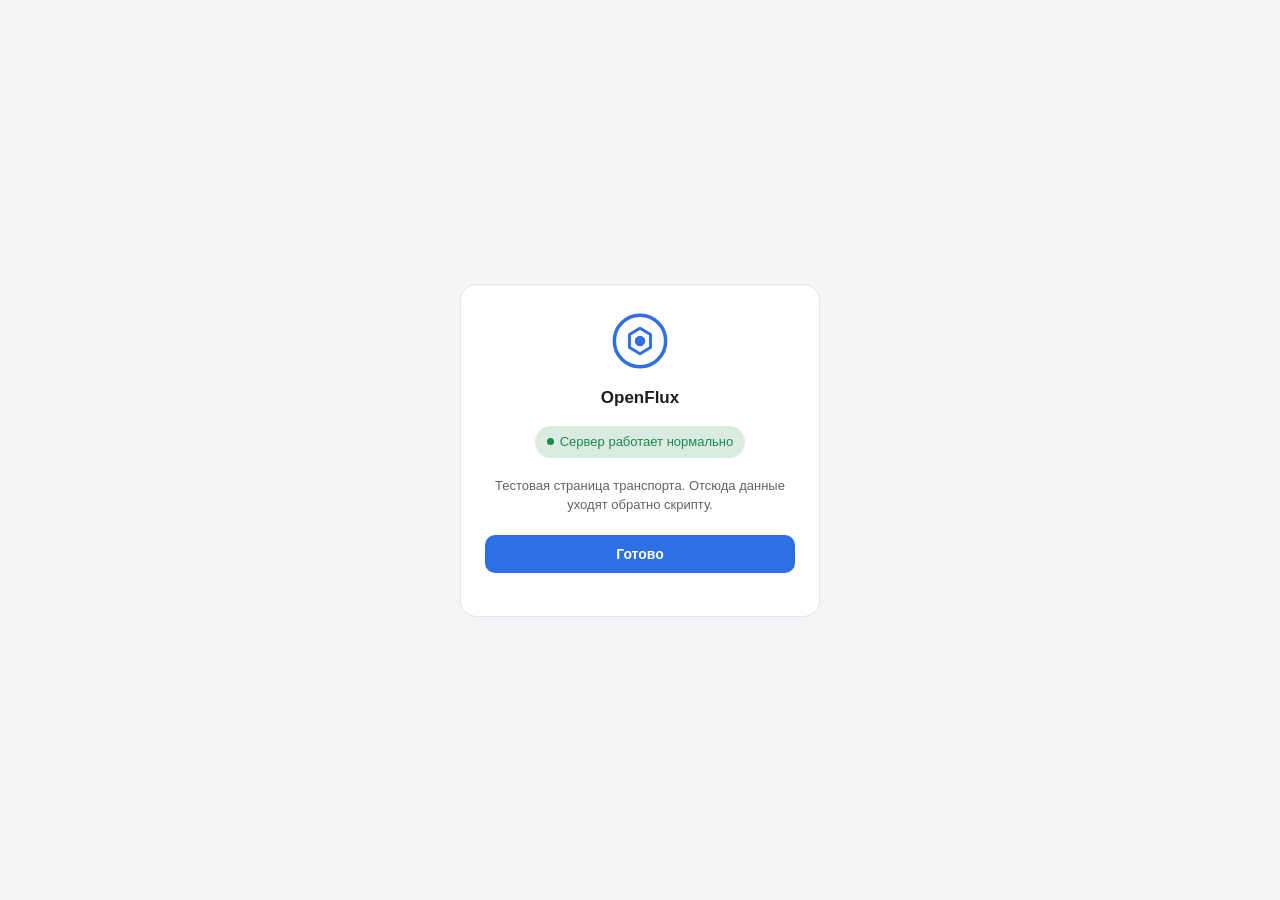
<file: src/OpenFlux.Zen.Server.Core/transport/script/js/template_html.html>
<!--
  OpenFlux script-transport setup-page template.

  A script transport that needs the operator to do something in a real
  browser context before it can connect - log in, solve a captcha, paste a
  token - asks the core to show one of these instead of a plain params
  form. This file is the companion to ../template.js: that one is the
  contract for Transport.{info,open,write,close,onEvent}; this one is the
  contract for the page itself.

  STATUS: wired end to end, core and both apps. The flow:

    1. The script calls raise("needsSetup", { html: "<this file's content
       with its own values filled in>", reason: "<short title>" }), or
       {url: "http://127.0.0.1:<port>/"} for a page the script serves ITSELF
       over httpserver.listen() (own routes, fetch() with a real origin), or
       {url: "https://..."} for a real site. The core CHECKS the payload and
       throws a TypeError into the script for anything else (see
       transport/script/setuppage.go): only https, inline html, or the
       loopback port of a server this script started.
    2. The core marks a page that is the script's own (html, or its loopback
       server) as "own" and forwards it to the app: IPC on a client
       (ipc.CookiesRequestPayload, with Own), the Session control channel on
       an exit (inline html only; an exit's loopback address means nothing on
       the client and is dropped).
    3. The app's browser (BuiltInBrowser.openHtml / openOwn on desktop, WebPage
       on Android) shows it and defines window.openfluxSubmit: before the
       page's own scripts for inline html, once the page has loaded for a
       page from the script's own server (then the "openflux-ready" event
       fires). The function belongs to the page's own address: another origin
       cannot use it. The dialog's title is the script's `reason`; a setup page
       has no "Готово" of the app's own - submitting is this page's job.
    4. The data is delivered to the script the same way a solved captcha's
       cookies always have been: ApplyCookies writes it into the jar and fires
       onEvent("cookiesApplied") - the script reads it back via cookieJar.get()
       (see ../template.js).

  payload may be flat ({key: value, ...}) or scoped ({client: {...}, node:
  {...}}); only the client half is delivered today. Values arrive as strings
  (numbers and booleans become their text; null, objects and arrays are
  dropped; at least one value is required).

  A SETTINGS page of your own (Transport.settings(values), see template.js) is
  the same kind of page, shown from the "Настройки" button; most scripts just
  declare info().params and get a generated one.

  Try it without an app: scripttest serves a raised page on 127.0.0.1 with
  window.openfluxSubmit in it (-open shows it, -submit answers it).

  window.openfluxSubmit is injected by the app; it is undefined when this
  file is opened in an ordinary browser (e.g. while designing the page),
  so every call here is guarded.
-->
<!doctype html>
<html lang="ru">
<head>
<meta charset="utf-8">
<meta name="viewport" content="width=device-width, initial-scale=1">
<title>OpenFlux — настройка транспорта</title>
<style>
  :root {
    --bg: #0f1115;
    --card: #171a21;
    --text: #e8eaed;
    --muted: #9aa0a6;
    --accent: #4c9aff;
    --ok: #3ddc84;
    --border: #262a33;
  }
  @media (prefers-color-scheme: light) {
    :root {
      --bg: #f4f5f7;
      --card: #ffffff;
      --text: #1b1f24;
      --muted: #5f6368;
      --accent: #2f6fe4;
      --ok: #1c8a4b;
      --border: #e3e5e8;
    }
  }
  * { box-sizing: border-box; }
  body {
    margin: 0;
    min-height: 100vh;
    display: flex;
    align-items: center;
    justify-content: center;
    background: var(--bg);
    color: var(--text);
    font: 15px/1.5 -apple-system, "Segoe UI", Roboto, Helvetica, Arial, sans-serif;
    padding: 16px;
  }
  .card {
    width: 100%;
    max-width: 360px;
    background: var(--card);
    border: 1px solid var(--border);
    border-radius: 16px;
    padding: 28px 24px;
    text-align: center;
  }
  .logo {
    width: 56px;
    height: 56px;
    margin: 0 auto 16px;
    display: block;
  }
  h1 {
    font-size: 17px;
    font-weight: 600;
    margin: 0 0 4px;
  }
  .status {
    display: inline-flex;
    align-items: center;
    gap: 6px;
    margin: 12px 0 18px;
    padding: 6px 12px;
    border-radius: 999px;
    background: color-mix(in srgb, var(--ok) 16%, transparent);
    color: var(--ok);
    font-size: 13px;
    font-weight: 500;
  }
  .status::before {
    content: "";
    width: 7px;
    height: 7px;
    border-radius: 50%;
    background: var(--ok);
  }
  p.hint {
    color: var(--muted);
    font-size: 13px;
    margin: 0 0 20px;
  }
  button {
    width: 100%;
    padding: 11px 16px;
    border: none;
    border-radius: 10px;
    background: var(--accent);
    color: #fff;
    font-size: 14px;
    font-weight: 600;
    cursor: pointer;
  }
  button:active { opacity: 0.85; }
  code {
    font-size: 12px;
    color: var(--muted);
  }
</style>
</head>
<body>
  <div class="card">
    <svg class="logo" viewBox="0 0 48 48" fill="none" xmlns="http://www.w3.org/2000/svg">
      <circle cx="24" cy="24" r="22" stroke="var(--accent)" stroke-width="3"/>
      <path d="M24 13 L33 18.5 V29.5 L24 35 L15 29.5 V18.5 Z" stroke="var(--accent)" stroke-width="2.5" stroke-linejoin="round"/>
      <circle cx="24" cy="24" r="4.5" fill="var(--accent)"/>
    </svg>
    <h1>OpenFlux</h1>
    <div class="status">Сервер работает нормально</div>
    <p class="hint">Тестовая страница транспорта. Отсюда данные уходят обратно скрипту.</p>
    <button id="done">Готово</button>
    <p><code id="echo"></code></p>
  </div>
  <script>
    document.getElementById("done").addEventListener("click", function () {
      var payload = { ok: true, ts: Date.now() };
      if (window.openfluxSubmit) {
        window.openfluxSubmit(payload);
      } else {
        // Opened outside the app (plain browser, while designing the page).
        document.getElementById("echo").textContent =
          "window.openfluxSubmit не найден — открыто вне приложения; было бы отправлено: " + JSON.stringify(payload);
      }
    });
  </script>
</body>
</html>
</file>
<file: src/OpenFlux.Zen.Server.Web/wwwroot/css/app.css>
:root {
      --bg: #0b0f19;
      --card-bg: #111827;
      --card-border: #1f293d;
      --card-hover: #162035;
      --accent: #3b82f6;
      --accent-hover: #2563eb;
      --success: #10b981;
      --warning: #f59e0b;
      --danger: #ef4444;
      --text: #f9fafb;
      --text-muted: #9ca3af;
      --text-dim: #8b98ae;
      --input-bg: #0d1322;
      --input-border: #26334d;
      --radius: 12px;
      --font: 'Plus Jakarta Sans', system-ui, -apple-system, sans-serif;
      --font-mono: 'JetBrains Mono', monospace;
    }

    * { box-sizing: border-box; margin: 0; padding: 0; }
    html { color-scheme: dark; scrollbar-gutter: stable; }
    button, input, select, textarea { font: inherit; }
    button:focus-visible, a:focus-visible, input:focus-visible + .slider {
      outline: 2px solid #60a5fa;
      outline-offset: 3px;
    }
    svg { flex-shrink: 0; }
    body {
      background-color: var(--bg);
      color: var(--text);
      font-family: var(--font);
      min-height: 100vh;
      display: flex;
      flex-direction: column;
      line-height: 1.5;
    }

    /* Scrollbars */
    ::-webkit-scrollbar { width: 8px; height: 8px; }
    ::-webkit-scrollbar-track { background: var(--bg); }
    ::-webkit-scrollbar-thumb { background: #22304d; border-radius: 4px; }
    ::-webkit-scrollbar-thumb:hover { background: #32476d; }

    /* Layout */
    .container, .header-inner { width: 100%; max-width: 1280px; margin: 0 auto; padding: 0 24px; }
    .app-content { flex: 1; padding-top: 32px; padding-bottom: 48px; }
    header {
      background: rgba(17, 24, 39, 0.85);
      backdrop-filter: blur(12px);
      border-bottom: 1px solid var(--card-border);
      position: sticky;
      top: 0;
      z-index: 100;
      width: 100%;
    }
    .header-inner {
      display: grid;
      grid-template-columns: 1fr auto 1fr;
      align-items: center;
      min-height: 80px;
      gap: 24px;
    }
    .header-actions { justify-self: end; }
    .brand {
      display: flex;
      align-items: center;
      gap: 12px;
      text-decoration: none;
      color: var(--text);
    }
    .brand img {
      width: 42px;
      height: 42px;
      border-radius: 10px;
      border: 1px solid var(--card-border);
    }
    .brand-copy {
      display: flex;
      align-items: center;
      gap: 10px;
    }
    .brand-title {
      display: inline-flex;
      align-items: baseline;
      gap: 10px;
      font-weight: 800;
      font-size: 1.25rem;
      letter-spacing: -0.5px;
      line-height: 1.15;
    }
    .brand-title .brand-accent { color: var(--accent); }
    .brand-badge {
      display: inline-flex;
      align-items: center;
      justify-content: center;
      font-size: 0.7rem;
      background: rgba(59, 130, 246, 0.15);
      color: #60a5fa;
      border: 1px solid rgba(59, 130, 246, 0.3);
      min-height: 24px;
      padding: 3px 9px;
      border-radius: 20px;
      font-weight: 600;
      line-height: 1;
    }

    .nav-links { display: flex; gap: 10px; align-items: stretch; min-width: 0; }
    .nav-btn {
      display: inline-flex;
      align-items: center;
      justify-content: center;
      background: transparent;
      border: 1px solid transparent;
      color: var(--text-muted);
      padding: 8px 16px;
      height: 42px;
      min-height: 42px;
      white-space: nowrap;
      border-radius: 8px;
      font-size: 0.9rem;
      font-weight: 600;
      cursor: pointer;
      transition: all 0.2s;
    }
    .nav-btn:hover { color: var(--text); background: var(--card-hover); }
    .nav-btn.active {
      color: #fff;
      background: rgba(59, 130, 246, 0.15);
      border-color: rgba(59, 130, 246, 0.3);
    }

    /* Buttons */
    .btn {
      display: inline-flex;
      align-items: center;
      justify-content: center;
      gap: 8px;
      padding: 9px 18px;
      min-height: 42px;
      line-height: 1.4;
      border-radius: 8px;
      font-family: var(--font);
      font-size: 0.875rem;
      font-weight: 600;
      cursor: pointer;
      border: 1px solid transparent;
      transition: all 0.2s;
      white-space: nowrap;
    }
    .btn-primary {
      background: var(--accent);
      color: #fff;
    }
    .btn-primary:hover { background: var(--accent-hover); }
    .btn-success { background: var(--success); color: #fff; }
    .btn-success:hover { background: #059669; }
    .btn-danger { background: var(--danger); color: #fff; }
    .btn-danger:hover { background: #dc2626; }
    .btn-outline,
    button.btn-outline,
    a.btn-outline {
      background: rgba(255, 255, 255, 0.04);
      border: 1px solid var(--card-border);
      color: var(--text) !important;
      font-weight: 600;
      text-decoration: none !important;
    }
    .btn-outline:hover,
    button.btn-outline:hover,
    a.btn-outline:hover {
      background: var(--card-hover);
      color: #fff !important;
      border-color: #3b4d6e;
      text-decoration: none !important;
    }
    .btn-sm:not(#header-update-badge),
    .btn.btn-sm:not(#header-update-badge),
    button.btn-sm:not(#header-update-badge),
    .toolbar .btn-sm,
    .toolbar > .btn.btn-sm,
    .header-actions .btn.btn-sm:not(#header-update-badge) {
      height: 36px !important;
      min-height: 36px !important;
      max-height: 36px !important;
      padding: 0 14px !important;
      font-size: 0.825rem !important;
      border-radius: 8px !important;
      box-sizing: border-box !important;
      display: inline-flex !important;
      align-items: center !important;
      justify-content: center !important;
      line-height: 34px !important;
      vertical-align: middle !important;
    }
    .btn svg { display: block; flex-shrink: 0; }
    .toolbar, .button-row { display: flex; flex-wrap: wrap; align-items: center; gap: 12px; min-width: 0; }
    .toolbar > .btn:not(.btn-sm) { min-height: 42px; }
    .toolbar select.form-control,
    .toolbar .form-control,
    select.form-control-sm,
    .form-control-sm,
    .form-control.form-control-sm {
      width: auto !important;
      max-width: 320px;
      min-height: 36px !important;
      height: 36px !important;
      padding: 0 34px 0 12px !important;
      background-position: calc(100% - 10px) center !important;
      background-size: 14px 14px !important;
      font-size: 0.825rem;
      border-radius: 8px;
      box-sizing: border-box;
      line-height: 34px;
      cursor: pointer;
    }
    .button-row .form-control { flex: 1 1 240px; }
    .header-actions .btn { min-height: 42px; }

    /* Cards */
    .card {
      background: var(--card-bg);
      border: 1px solid var(--card-border);
      border-radius: var(--radius);
      padding: 24px;
      box-shadow: 0 4px 20px rgba(0, 0, 0, 0.2);
    }

    /* Settings access and placement cards */
    .settings-card-header {
      display: flex;
      align-items: center;
      justify-content: space-between;
      gap: 12px;
      margin-bottom: 8px;
    }
    .settings-card-description {
      color: var(--text-dim);
      margin-bottom: 20px;
      font-size: 0.9rem;
    }
    .panel-address-field { margin-bottom: 0; }
    .panel-address-row {
      display: grid;
      grid-template-columns: minmax(0, 1fr) auto auto;
      gap: 10px;
      align-items: stretch;
    }
    .panel-address-input {
      min-width: 0;
      font-family: var(--font-mono);
      font-size: 0.85rem;
    }
    .settings-helper {
      margin: 12px 0 0;
      color: var(--text-muted);
      font-size: 0.8rem;
      line-height: 1.5;
    }
    .panel-link-refresh { white-space: nowrap; }
    .network-mode-badge {
      display: inline-flex;
      align-items: center;
      min-height: 30px;
      padding: 4px 10px;
      border-radius: 7px;
      background: rgba(59, 130, 246, 0.12);
      border: 1px solid rgba(59, 130, 246, 0.25);
      color: #93c5fd;
      font-size: 0.78rem;
      font-weight: 600;
      text-align: right;
    }
    .network-placement-group {
      display: flex;
      flex-direction: column;
      gap: 8px;
    }
    .network-placement-label {
      font-size: 0.85rem;
      font-weight: 600;
      color: var(--text-muted);
    }
    .network-placement-controls {
      display: flex;
      align-items: center;
      gap: 12px;
    }
    .network-placement-controls select.form-control {
      flex: 1 1 auto;
      min-width: 220px;
      height: 44px;
      min-height: 44px;
      margin: 0;
      box-sizing: border-box;
    }
    .network-domain-field { flex: 0 1 280px; min-width: 180px; }
    .network-placement-controls .network-domain-field .form-control {
      height: 44px;
      min-height: 44px;
      margin: 0;
      box-sizing: border-box;
    }
    .network-placement-controls #btn-save-network-mode {
      height: 44px;
      min-height: 44px;
      padding: 0 20px;
      display: inline-flex;
      align-items: center;
      justify-content: center;
      margin: 0;
      box-sizing: border-box;
      flex-shrink: 0;
    }
    .network-mode-info {
      margin: 14px 0 0;
      padding: 11px 14px;
      border-radius: 8px;
      font-size: 0.82rem;
      line-height: 1.5;
      background: rgba(59, 130, 246, 0.08);
      border: 1px solid rgba(59, 130, 246, 0.2);
      color: #93c5fd;
    }

    /* Stats Grid */
    .stats-grid {
      display: grid;
      grid-template-columns: repeat(4, minmax(0, 1fr));
      gap: 16px;
      margin: 0 0 20px;
    }
    .stat-card {
      background: #111827;
      border: 1px solid var(--card-border);
      border-radius: var(--radius);
      padding: 20px;
      display: grid;
      grid-template-rows: auto auto 1fr;
      align-content: start;
      min-width: 0;
      min-height: 152px;
    }
    .stat-header { display: flex; justify-content: space-between; align-items: center; gap: 8px; margin-bottom: 12px; }
    .stat-label { font-size: 0.75rem; color: var(--text-muted); font-weight: 600; text-transform: uppercase; letter-spacing: 0.5px; }
    .stat-icon { color: #60a5fa; display: inline-flex; align-items: center; justify-content: center; width: 28px; height: 28px; border-radius: 8px; background: rgba(59, 130, 246, 0.1); flex-shrink: 0; }
    .stat-value { font-size: 1.75rem; font-weight: 800; color: #fff; letter-spacing: -0.5px; font-variant-numeric: tabular-nums; overflow-wrap: anywhere; }
    .stat-sub {
      font-size: 0.8rem;
      color: var(--text-dim);
      margin-top: 6px;
      display: flex;
      flex-wrap: wrap;
      gap: 4px 8px;
      align-items: baseline;
      align-content: start;
      font-variant-numeric: tabular-nums;
    }
    .stat-sub span { color: var(--text-muted); font-weight: 600; }

    /* Section Headers */
    .section-bar {
      display: flex;
      justify-content: space-between;
      align-items: center;
      margin-bottom: 20px;
      flex-wrap: wrap;
      gap: 16px;
    }
    .section-title { font-size: 1.35rem; font-weight: 700; color: #fff; }

    /* Tunnel Cards List */
    .tunnel-list { display: flex; flex-direction: column; gap: 16px; }
    .tunnel-item {
      background: var(--card-bg);
      border: 1px solid var(--card-border);
      border-radius: var(--radius);
      padding: 20px 24px;
      transition: all 0.2s;
    }
    .tunnel-item:hover { border-color: #3b4d6e; }
    .tunnel-top {
      display: flex;
      justify-content: space-between;
      align-items: center;
      flex-wrap: wrap;
      gap: 16px;
      margin-bottom: 14px;
    }
    .tunnel-title-group { display: flex; flex-wrap: wrap; align-items: center; gap: 12px; min-width: 0; width: 100%; }
    .tunnel-title-group > span {
      display: inline-flex;
      align-items: center;
      height: 24px;
      line-height: 1;
    }
    .tunnel-name { font-size: 1.1rem; font-weight: 700; color: #fff; min-width: 0; overflow-wrap: anywhere; }
    .tunnel-title-group .badges { margin-left: auto; }
    .badges { display: flex; gap: 8px; flex-wrap: wrap; }
    .badge {
      font-size: 0.75rem;
      font-weight: 700;
      padding: 3px 10px;
      border-radius: 6px;
      text-transform: uppercase;
      letter-spacing: 0.5px;
      box-sizing: border-box;
      height: 24px;
      display: inline-flex;
      align-items: center;
      line-height: 1;
    }
    .badge-status {
      display: inline-flex;
      align-items: center;
      gap: 6px;
      height: 24px;
      box-sizing: border-box;
      line-height: 1;
    }
    .badge-running { background: rgba(16, 185, 129, 0.15); color: #34d399; border: 1px solid rgba(16, 185, 129, 0.3); }
    .badge-stopped { background: rgba(107, 114, 128, 0.15); color: #9ca3af; border: 1px solid rgba(107, 114, 128, 0.3); }
    .badge-starting { background: rgba(245, 158, 11, 0.15); color: #fbbf24; border: 1px solid rgba(245, 158, 11, 0.3); }
    .badge-failed { background: rgba(239, 68, 68, 0.15); color: #f87171; border: 1px solid rgba(239, 68, 68, 0.3); }
    .badge-warning-error,
    .badge-warning-captcha {
      background: rgba(239, 68, 68, 0.18);
      color: #fca5a5;
      border: 1px solid rgba(239, 68, 68, 0.45);
      display: inline-flex;
      align-items: center;
      gap: 5px;
      font-size: 0.75rem;
      font-weight: 700;
      padding: 3px 10px;
      border-radius: 6px;
      text-transform: uppercase;
      letter-spacing: 0.5px;
      cursor: default;
      pointer-events: none;
      white-space: nowrap;
      user-select: none;
      height: 24px;
      box-sizing: border-box;
      line-height: 1;
    }
    .badge-warning-error svg {
      display: block;
      flex-shrink: 0;
    }
    .badge-tag { background: #1a2538; color: #93c5fd; border: 1px solid #283955; height: 24px; box-sizing: border-box; line-height: 1; }
    .rate-badge {
      font-size: 0.75rem;
      color: #38bdf8;
      font-family: var(--font-mono);
      background: rgba(56, 189, 248, 0.12);
      border: 1px solid rgba(56, 189, 248, 0.25);
      padding: 1px 6px;
      border-radius: 4px;
      margin-left: 4px;
      font-weight: 600;
    }

    .pulse {
      width: 8px;
      height: 8px;
      border-radius: 50%;
      background: #10b981;
      display: inline-block;
    }

    /* OpenFlux Client Share Banner */
    .tunnel-share-banner {
      display: flex;
      align-items: center;
      justify-content: space-between;
      gap: 12px;
      margin: 10px 0 14px 0;
      padding: 8px 12px;
      background: rgba(59, 130, 246, 0.08);
      border: 1px solid rgba(59, 130, 246, 0.25);
      border-radius: var(--border-radius);
      flex-wrap: wrap;
    }
    .tunnel-share-info {
      display: flex;
      align-items: center;
      gap: 8px;
      min-width: 0;
      flex: 1 1 200px;
    }
    .tunnel-share-tag {
      background: rgba(59, 130, 246, 0.2);
      color: #60a5fa;
      font-size: 0.72rem;
      font-weight: 700;
      padding: 2px 6px;
      border-radius: 4px;
      font-family: var(--font-mono);
      white-space: nowrap;
    }
    .tunnel-share-text {
      font-family: var(--font-mono);
      font-size: 0.8rem;
      color: #93c5fd;
      white-space: nowrap;
      overflow: hidden;
      text-overflow: ellipsis;
      max-width: 100%;
    }
    .tunnel-share-actions {
      display: flex;
      align-items: center;
      gap: 6px;
      flex-shrink: 0;
    }

    .tunnel-details {
      display: grid;
      grid-template-columns: repeat(4, minmax(0, 1fr));
      gap: 16px;
      background: #0d1424;
      border: 1px solid #1a2538;
      border-radius: 10px;
      padding: 14px 18px;
      font-size: 0.85rem;
      margin-bottom: 16px;
    }
    .detail-item { display: flex; flex-direction: column; gap: 6px; min-width: 0; }
    .detail-label { color: var(--text-dim); font-size: 0.75rem; text-transform: uppercase; font-weight: 600; }
    .detail-val { color: var(--text); font-weight: 600; font-family: var(--font-mono); overflow-wrap: anywhere; font-variant-numeric: tabular-nums; }

    .tunnel-actions {
      display: flex;
      justify-content: space-between;
      align-items: center;
      flex-wrap: wrap;
      gap: 12px;
    }
    .action-group { display: flex; flex-wrap: wrap; gap: 8px; align-items: center; min-width: 0; }

    /* Switch toggle */
    .switch-container { display: flex; align-items: center; gap: 8px; cursor: pointer; }
    .switch {
      position: relative;
      display: inline-block;
      width: 44px;
      height: 24px;
      flex: 0 0 44px;
    }
    .switch input { opacity: 0; width: 0; height: 0; }
    .slider {
      position: absolute;
      cursor: pointer;
      top: 0; left: 0; right: 0; bottom: 0;
      background-color: #26334d;
      transition: .3s;
      border-radius: 24px;
    }
    .slider:before {
      position: absolute;
      content: "";
      height: 18px;
      width: 18px;
      left: 3px;
      bottom: 3px;
      background-color: white;
      transition: .3s;
      border-radius: 50%;
    }
    input:checked + .slider { background-color: var(--success); }
    input:checked + .slider:before { transform: translateX(20px); }

    /* Forms & Inputs */
    .form-group { margin-bottom: 20px; min-width: 0; }
    .form-group label {
      display: block;
      font-size: 0.85rem;
      font-weight: 600;
      color: var(--text-muted);
      margin-bottom: 6px;
    }
    .form-group label.switch-container { display: flex; margin-bottom: 0; line-height: 1.5; }
    .form-control {
      width: 100%;
      min-width: 0;
      min-height: 44px;
      background: var(--input-bg);
      border: 1px solid var(--input-border);
      color: #fff;
      font-family: var(--font);
      font-size: 0.9rem;
      padding: 10px 14px;
      border-radius: 8px;
      outline: none;
      transition: border-color 0.2s;
    }
    .form-control:focus { border-color: var(--accent); box-shadow: 0 0 0 3px rgba(59, 130, 246, 0.15); }
    select.form-control,
    select {
      appearance: none;
      -webkit-appearance: none;
      -moz-appearance: none;
      background-color: var(--input-bg);
      background-image: url("data:image/svg+xml,%3Csvg xmlns='http://www.w3.org/2000/svg' width='16' height='16' viewBox='0 0 24 24' fill='none' stroke='%2394a3b8' stroke-width='2.2' stroke-linecap='round' stroke-linejoin='round'%3E%3Cpath d='m6 9 6 6 6-6'/%3E%3C/svg%3E");
      background-repeat: no-repeat;
      background-position: calc(100% - 14px) center;
      background-size: 16px 16px;
      padding-right: 42px !important;
      cursor: pointer;
    }
    select.form-control:focus,
    select:focus {
      border-color: var(--accent);
      background-image: url("data:image/svg+xml,%3Csvg xmlns='http://www.w3.org/2000/svg' width='16' height='16' viewBox='0 0 24 24' fill='none' stroke='%233b82f6' stroke-width='2.2' stroke-linecap='round' stroke-linejoin='round'%3E%3Cpath d='m6 9 6 6 6-6'/%3E%3C/svg%3E");
    }
    select.form-control option,
    select option {
      background-color: #0b1120;
      color: #fff;
      padding: 6px 10px;
    }
    textarea.form-control { resize: vertical; }
    .form-row { display: grid; grid-template-columns: repeat(2, minmax(0, 1fr)); gap: 16px; align-items: end; }

    /* Multi transport editor: each carrier gets one readable card instead of
       an unlabeled row of values. */
    .multi-transport-explanation { margin: -10px 0 12px; line-height: 1.45; }
    .multi-transport-rows { display: flex; flex-direction: column; gap: 10px; }
    .multi-transport-row {
      padding: 12px;
      border: 1px solid var(--input-border);
      border-radius: 10px;
      background: rgba(15, 23, 42, 0.45);
    }
    .multi-transport-row-header {
      display: grid;
      grid-template-columns: minmax(0, 1fr) 120px auto;
      gap: 10px;
      align-items: end;
      margin-bottom: 10px;
    }
    .multi-transport-row-title { display: flex; align-items: center; gap: 8px; min-width: 0; }
    .multi-transport-row-number { color: var(--text-muted); min-width: 20px; }
    .multi-transport-row-title .form-control { min-height: 40px; }
    .multi-transport-priority-field,
    .multi-transport-main-field,
    .multi-transport-secondary-field { margin: 0; }
    .multi-transport-priority-field { color: var(--text-muted); font-size: 0.76rem; font-weight: 600; }
    .multi-transport-priority { min-height: 40px; margin-top: 4px; }
    .multi-transport-row-fields { display: grid; grid-template-columns: minmax(0, 1fr) minmax(180px, 0.65fr); gap: 10px; }
    .multi-transport-row-help { margin-top: 7px; line-height: 1.4; }
    .multi-transport-secondary-field[style*="display: none"] { display: none !important; }
    @media (max-width: 560px) {
      .multi-transport-row-header { grid-template-columns: minmax(0, 1fr) 96px; }
      .multi-transport-row-header .multi-transport-remove { grid-column: 1 / -1; width: 100%; }
      .multi-transport-row-fields { grid-template-columns: 1fr; }
    }

    /* Transport Card Selector */
    .transport-grid {
      display: grid;
      grid-template-columns: repeat(auto-fill, minmax(210px, 1fr));
      gap: 10px;
      margin-bottom: 16px;
    }
    .transport-card {
      background: #0f172a;
      border: 1px solid #1e293b;
      border-radius: 10px;
      padding: 12px 14px;
      cursor: pointer;
      transition: all 0.2s ease;
      display: flex;
      flex-direction: column;
      gap: 6px;
      position: relative;
      user-select: none;
    }
    .transport-card:hover {
      border-color: #3b82f6;
      background: #131f38;
      transform: translateY(-1px);
    }
    .transport-card.active {
      border-color: #3b82f6;
      background: rgba(59, 130, 246, 0.12);
      box-shadow: 0 0 0 1px #3b82f6, 0 4px 12px rgba(59, 130, 246, 0.2);
    }
    .transport-card-header {
      display: flex;
      justify-content: space-between;
      align-items: center;
      gap: 6px;
    }
    .transport-card-icon {
      width: 32px;
      height: 32px;
      border-radius: 8px;
      display: flex;
      align-items: center;
      justify-content: center;
      flex-shrink: 0;
    }
    .transport-icon-mailru { background: rgba(0, 119, 255, 0.15); color: #38bdf8; }
    .transport-icon-direct { background: rgba(16, 185, 129, 0.15); color: #34d399; }
    .transport-icon-cups { background: rgba(245, 158, 11, 0.15); color: #fbbf24; }
    .transport-icon-yandex { background: rgba(239, 68, 68, 0.15); color: #f87171; }
    .transport-icon-vyandex { background: rgba(249, 115, 22, 0.15); color: #fb923c; }
    .transport-icon-boards { background: rgba(168, 85, 247, 0.15); color: #c084fc; }
    .transport-icon-oneme { background: rgba(14, 165, 233, 0.15); color: #38bdf8; }
    .transport-icon-multi { background: rgba(236, 72, 153, 0.15); color: #f472b6; }

    .transport-card-badges {
      display: flex;
      flex-wrap: wrap;
      gap: 4px;
      justify-content: flex-end;
    }
    .badge-sub-pill {
      font-size: 0.68rem;
      font-weight: 700;
      padding: 2px 6px;
      border-radius: 9999px;
      text-transform: uppercase;
      letter-spacing: 0.3px;
      line-height: 1.2;
      white-space: nowrap;
    }
    .badge-sub-pill.badge-rec {
      background: rgba(16, 185, 129, 0.2);
      color: #34d399;
      border: 1px solid rgba(16, 185, 129, 0.35);
    }
    .badge-sub-pill.badge-green {
      background: rgba(16, 185, 129, 0.15);
      color: #34d399;
    }
    .badge-sub-pill.badge-blue {
      background: rgba(59, 130, 246, 0.15);
      color: #60a5fa;
    }
    .badge-sub-pill.badge-yellow {
      background: rgba(245, 158, 11, 0.15);
      color: #fbbf24;
    }
    .badge-sub-pill.badge-purple {
      background: rgba(168, 85, 247, 0.15);
      color: #c084fc;
    }
    .badge-sub-pill.badge-gray {
      background: rgba(148, 163, 184, 0.15);
      color: #94a3b8;
    }
    .transport-card-title {
      font-size: 0.95rem;
      font-weight: 700;
      color: #f8fafc;
      margin-top: 2px;
    }
    .transport-card-desc {
      font-size: 0.76rem;
      color: var(--text-dim);
      line-height: 1.35;
    }

    /* Transport Guide Box */
    .transport-guide-box {
      background: #0d1527;
      border: 1px solid rgba(59, 130, 246, 0.3);
      border-left: 4px solid var(--accent);
      border-radius: 10px;
      padding: 14px 16px;
      margin-bottom: 20px;
    }
    .guide-header {
      display: flex;
      align-items: center;
      gap: 8px;
      margin-bottom: 10px;
    }
    .guide-title {
      font-size: 0.92rem;
      font-weight: 700;
      color: #93c5fd;
    }
    .guide-steps {
      display: flex;
      flex-direction: column;
      gap: 8px;
      margin-bottom: 6px;
    }
    .guide-step {
      display: flex;
      align-items: flex-start;
      gap: 10px;
      font-size: 0.84rem;
      color: #cbd5e1;
      line-height: 1.45;
    }
    .guide-step-num {
      background: rgba(59, 130, 246, 0.2);
      color: #93c5fd;
      width: 20px;
      height: 20px;
      border-radius: 50%;
      display: flex;
      align-items: center;
      justify-content: center;
      font-size: 0.72rem;
      font-weight: 700;
      flex-shrink: 0;
      margin-top: 1px;
    }
    .guide-step a {
      color: #60a5fa;
      text-decoration: underline;
      text-underline-offset: 2px;
    }
    .guide-step a:hover {
      color: #93c5fd;
    }
    .guide-alert {
      display: flex;
      align-items: flex-start;
      gap: 8px;
      padding: 8px 12px;
      border-radius: 6px;
      font-size: 0.8rem;
      line-height: 1.4;
      margin-top: 8px;
    }
    .guide-alert-warn {
      background: rgba(245, 158, 11, 0.12);
      border: 1px solid rgba(245, 158, 11, 0.3);
      color: #fde68a;
    }
    .guide-alert-tip {
      background: rgba(16, 185, 129, 0.12);
      border: 1px solid rgba(16, 185, 129, 0.3);
      color: #a7f3d0;
    }
    .guide-alert-info {
      background: rgba(59, 130, 246, 0.1);
      border: 1px solid rgba(59, 130, 246, 0.25);
      color: #bfdbfe;
    }
    .url-warning-alert {
      background: rgba(239, 68, 68, 0.15);
      border: 1px solid rgba(239, 68, 68, 0.4);
      color: #fca5a5;
      padding: 8px 12px;
      border-radius: 6px;
      font-size: 0.82rem;
      line-height: 1.4;
      margin-top: 6px;
      display: flex;
      align-items: flex-start;
      gap: 8px;
    }

    /* Modal */
    .modal-overlay {
      position: fixed;
      top: 0; left: 0; right: 0; bottom: 0;
      background: rgba(0, 0, 0, 0.75);
      backdrop-filter: blur(6px);
      display: flex;
      align-items: center;
      justify-content: center;
      z-index: 1000;
      padding: 20px;
      opacity: 0;
      visibility: hidden;
      pointer-events: none;
      transition: opacity 0.2s;
    }
    .modal-overlay.open { opacity: 1; visibility: visible; pointer-events: auto; }
    body:has(.modal-overlay.open) { overflow: hidden; }
    .modal {
      background: var(--card-bg);
      border: 1px solid var(--card-border);
      border-radius: 16px;
      width: 100%;
      max-width: 760px;
      max-height: 90vh;
      max-height: min(900px, calc(100dvh - 40px));
      display: flex;
      flex-direction: column;
      box-shadow: 0 20px 40px rgba(0, 0, 0, 0.5);
      animation: modalSlide 0.25s ease-out;
    }
    @keyframes modalSlide { from { transform: translateY(20px) scale(0.98); } to { transform: translateY(0) scale(1); } }
    .modal-header {
      flex-shrink: 0;
      padding: 20px 24px;
      border-bottom: 1px solid var(--card-border);
      display: flex;
      justify-content: space-between;
      align-items: center;
      gap: 16px;
    }
    .modal-title { font-size: 1.25rem; font-weight: 700; color: #fff; }
    .modal-close {
      background: none;
      border: none;
      color: var(--text-dim);
      cursor: pointer;
      width: 34px;
      height: 34px;
      flex-shrink: 0;
      border-radius: 8px;
      display: inline-flex;
      align-items: center;
      justify-content: center;
      padding: 0;
      transition: background 0.15s, color 0.15s;
    }
    .modal-close:hover {
      color: #fff;
      background: rgba(255, 255, 255, 0.08);
    }
    .modal-close svg {
      display: block;
      width: 16px;
      height: 16px;
      pointer-events: none;
    }
    .modal-body { padding: 24px; overflow-y: auto; min-height: 0; overscroll-behavior: contain; }
    #tunnel-form > .form-group:last-child { margin-bottom: 0; }
    .modal-footer {
      flex-shrink: 0;
      padding: 16px 24px;
      border-top: 1px solid var(--card-border);
      display: flex;
      justify-content: flex-end;
      gap: 12px;
    }

    /* Advanced Tunnel Settings Accordion */
    .advanced-settings-accordion {
      margin-bottom: 18px;
      background: rgba(22, 33, 54, 0.6);
      border: 1px solid rgba(59, 130, 246, 0.25);
      border-radius: 12px;
      overflow: hidden;
      box-shadow: 0 2px 10px rgba(0, 0, 0, 0.25);
      transition: border-color 0.2s ease, box-shadow 0.2s ease, background 0.2s ease;
    }
    .advanced-settings-accordion[open] {
      background: rgba(18, 27, 45, 0.95);
      border-color: rgba(59, 130, 246, 0.45);
      box-shadow: 0 4px 16px rgba(0, 0, 0, 0.35);
    }
    .advanced-settings-summary {
      display: flex;
      align-items: center;
      justify-content: space-between;
      padding: 12px 16px;
      cursor: pointer;
      user-select: none;
      background: rgba(255, 255, 255, 0.03);
      transition: background 0.15s ease, color 0.15s ease;
      list-style: none;
    }
    .advanced-settings-summary::-webkit-details-marker {
      display: none;
    }
    .advanced-settings-summary::marker {
      display: none;
    }
    .advanced-settings-summary:hover {
      background: rgba(59, 130, 246, 0.08);
    }
    .advanced-settings-accordion[open] > .advanced-settings-summary {
      border-bottom: 1px solid rgba(59, 130, 246, 0.18);
      background: rgba(59, 130, 246, 0.06);
    }
    .advanced-settings-summary-left {
      display: flex;
      align-items: center;
      gap: 10px;
    }
    .advanced-settings-icon {
      color: #60a5fa;
      flex-shrink: 0;
    }
    .advanced-settings-title {
      font-size: 0.88rem;
      font-weight: 600;
      color: #e2e8f0;
      letter-spacing: -0.1px;
    }
    .advanced-settings-summary:hover .advanced-settings-title {
      color: #ffffff;
    }
    .advanced-settings-chevron {
      color: #94a3b8;
      flex-shrink: 0;
      transition: transform 0.25s cubic-bezier(0.4, 0, 0.2, 1), color 0.2s ease;
    }
    .advanced-settings-accordion[open] > .advanced-settings-summary .advanced-settings-chevron {
      transform: rotate(180deg);
      color: #60a5fa;
    }
    .advanced-settings-body {
      padding: 16px;
      display: flex;
      flex-direction: column;
      gap: 14px;
      background: rgba(11, 15, 25, 0.35);
    }

    /* Rollback Modal Spacing & Alignment */
    .rollback-modal-body {
      padding: 20px 24px 14px !important;
    }
    .rollback-desc {
      color: var(--text-dim);
      font-size: 0.9rem;
      margin: 0 0 14px 0;
      line-height: 1.5;
    }
    .rollback-form-group {
      margin-bottom: 14px !important;
    }
    .rollback-label {
      display: block;
      font-size: 0.85rem;
      font-weight: 600;
      margin-bottom: 6px;
      color: var(--text-muted);
    }
    .rollback-warning-card {
      margin: 0;
      padding: 12px 14px;
      background: rgba(234, 179, 8, 0.1);
      border: 1px solid rgba(234, 179, 8, 0.25);
      border-radius: 8px;
      font-size: 0.82rem;
      color: #fde047;
      line-height: 1.5;
    }
    .rollback-modal-footer {
      display: flex;
      justify-content: flex-end;
      align-items: center;
      gap: 10px;
      padding: 14px 24px !important;
      border-top: 1px solid var(--card-border);
    }
    .rollback-modal-footer .btn {
      height: 42px;
      min-height: 42px;
      display: inline-flex;
      align-items: center;
      justify-content: center;
    }

    /* Core and Panel Update Action Buttons */
    #panel-update-card .button-row,
    #core-update-card .button-row {
      display: flex;
      align-items: center;
      gap: 10px;
      flex-wrap: wrap;
    }
    #panel-update-card .button-row .btn,
    #core-update-card .button-row .btn {
      height: 42px;
      min-height: 42px;
      display: inline-flex;
      align-items: center;
      justify-content: center;
      box-sizing: border-box;
    }

    /* Terminal / Log Viewer */
    .terminal-container {
      background: #070a12;
      border: 1px solid #1a2538;
      border-radius: 10px;
      padding: 16px;
      font-family: var(--font-mono);
      font-size: 0.85rem;
      height: 480px;
      overflow-y: auto;
      display: flex;
      flex-direction: column;
      gap: 4px;
    }
    .log-line { word-break: break-all; white-space: pre-wrap; line-height: 1.4; }
    .log-stdout { color: #cbd5e1; }
    .log-stderr { color: #f87171; }
    .log-system { color: #38bdf8; font-weight: 600; }

    /* Login Screen */
    .login-container {
      max-width: 420px;
      margin: clamp(16px, 10vh, 100px) auto 40px;
      padding: 36px;
      background: var(--card-bg);
      border: 1px solid var(--card-border);
      border-radius: 16px;
      box-shadow: 0 10px 40px rgba(0, 0, 0, 0.4);
      text-align: center;
    }
    .login-brand {
      display: flex;
      flex-direction: column;
      align-items: center;
      justify-content: center;
      gap: 14px;
      margin-bottom: 16px;
    }
    .login-brand-copy {
      display: flex;
      align-items: center;
      gap: 10px;
    }
    .login-brand-title { font-size: 1.5rem; }
    .login-logo {
      width: 72px;
      height: 72px;
      margin: 0;
      border-radius: 16px;
      border: 1px solid var(--card-border);
    }
    .login-title { font-size: 1.5rem; font-weight: 800; margin-bottom: 6px; }
    .login-sub { font-size: 0.85rem; color: var(--text-dim); margin-bottom: 24px; }

    /* Tabs Content */
    .tab-content { display: none; }
    .tab-content.active { display: block; }

    /* Alert / Toast */
    #toast-container { position: fixed; bottom: 24px; right: 24px; max-width: min(400px, calc(100% - 32px)); z-index: 2000; display: flex; flex-direction: column; gap: 10px; }
    .toast {
      background: #1e293b;
      color: #fff;
      padding: 12px 20px;
      border-radius: 8px;
      border-left: 4px solid var(--accent);
      box-shadow: 0 4px 15px rgba(0,0,0,0.3);
      font-size: 0.9rem;
      overflow-wrap: anywhere;
      animation: toastIn 0.3s ease-out;
    }
    .toast-success { border-left-color: var(--success); }
    .toast-danger { border-left-color: var(--danger); }
    @keyframes toastIn { from { transform: translateX(50px); opacity: 0; } to { transform: translateX(0); opacity: 1; } }

    /* Progress bar */
    .progress-bar-bg { width: 100%; height: 6px; background: #1a2538; border-radius: 3px; overflow: hidden; margin-top: 4px; }
    .progress-bar-fill { height: 100%; background: var(--accent); border-radius: 3px; }

    .card + .card { margin-top: 24px; }
    .settings-card, .config-card { margin-bottom: 24px; }
    #tab-settings .card, #tab-config .card { margin-bottom: 24px; }
    #tab-settings .card:last-child, #tab-config .card:last-child { margin-bottom: 0; }
    .account-form { max-width: 560px; }
    .secret-path-row { max-width: 640px; }
    #import-file-name { overflow-wrap: anywhere; min-width: 0; }

    .spinner-inline {
      display: inline-block;
      width: 14px;
      height: 14px;
      border: 2px solid rgba(255, 255, 255, 0.3);
      border-radius: 50%;
      border-top-color: #fff;
      animation: spin 0.8s linear infinite;
      margin-right: 6px;
      vertical-align: middle;
    }
    @keyframes spin {
      to { transform: rotate(360deg); }
    }

    /* Version Stats Grid & Badges */
    .version-stats-grid {
      display: grid;
      grid-template-columns: repeat(4, minmax(0, 1fr));
      gap: 12px;
      margin-bottom: 16px;
    }
    .version-stat-cell {
      background: rgba(255, 255, 255, 0.025);
      border: 1px solid rgba(255, 255, 255, 0.07);
      border-radius: 8px;
      padding: 12px 14px;
      display: flex;
      flex-direction: column;
      justify-content: center;
      transition: background 0.15s ease, border-color 0.15s ease;
    }
    .version-stat-cell:hover {
      background: rgba(255, 255, 255, 0.04);
      border-color: rgba(255, 255, 255, 0.14);
    }
    .version-stat-label {
      color: var(--text-muted);
      font-size: 0.8rem;
      font-weight: 500;
      margin-bottom: 6px;
      line-height: 1.2;
    }
    .version-stat-val {
      font-family: var(--font-mono);
      font-size: 0.92rem;
      color: #fff;
      font-weight: 600;
      min-height: 22px;
      display: flex;
      align-items: center;
    }
    .badge-status-update {
      display: inline-flex;
      align-items: center;
      gap: 6px;
      padding: 4px 10px;
      border-radius: 6px;
      font-size: 0.82rem;
      font-weight: 600;
      background: rgba(245, 158, 11, 0.14);
      border: 1px solid rgba(245, 158, 11, 0.35);
      color: #fbbf24;
    }
    .release-notes-content {
      max-height: 220px;
      overflow-y: auto;
      font-size: 0.85rem;
      color: var(--text-dim);
      line-height: 1.6;
      font-family: var(--font-sans);
      margin: 0;
      padding: 4px 2px;
    }
    .release-notes-content p {
      margin: 0 0 6px 0;
    }
    .release-notes-content p:last-child {
      margin-bottom: 0;
    }
    .release-notes-content h3,
    .release-notes-content h4,
    .release-notes-content h5 {
      color: #93c5fd;
      margin: 10px 0 6px 0;
      font-weight: 600;
      font-size: 0.9rem;
    }
    .release-notes-content ul {
      margin: 4px 0 8px 18px;
      padding: 0;
    }
    .release-notes-content li {
      margin-bottom: 3px;
    }
    .release-notes-content a {
      color: #60a5fa;
      text-decoration: underline;
      word-break: break-all;
    }
    .release-notes-content a:hover {
      color: #93c5fd;
    }
    .release-notes-content code {
      background: rgba(255, 255, 255, 0.08);
      padding: 2px 6px;
      border-radius: 4px;
      font-family: var(--font-mono);
      font-size: 0.8rem;
      color: #e2e8f0;
    }
    .release-notes-content pre {
      background: rgba(0, 0, 0, 0.3);
      border: 1px solid rgba(255, 255, 255, 0.1);
      border-radius: 6px;
      padding: 8px 12px;
      margin: 6px 0;
      overflow-x: auto;
    }
    .release-notes-content strong {
      color: #f1f5f9;
      font-weight: 600;
    }
    #header-update-badge {
      display: none !important;
      align-items: center;
      justify-content: center;
      gap: 8px;
      height: 36px !important;
      min-height: 36px !important;
      max-height: 36px !important;
      padding: 0 14px !important;
      font-size: 0.825rem !important;
      border-radius: 8px !important;
      box-sizing: border-box !important;
      line-height: 34px !important;
      vertical-align: middle !important;
      background: rgba(245, 158, 11, 0.08);
      border: 1px solid rgba(245, 158, 11, 0.4);
      color: #fbbf24;
      transition: all 0.2s ease;
      cursor: pointer;
    }
    #header-update-badge.visible {
      display: inline-flex !important;
    }
    #header-update-badge:hover {
      background: rgba(245, 158, 11, 0.16);
      border-color: rgba(245, 158, 11, 0.6);
    }

    /* ==========================================================================
       RESPONSIVE DESIGN (Tablets & Mobile Devices)
       ========================================================================== */

    @media (max-width: 1024px) {
      .header-inner {
        grid-template-columns: 1fr auto;
        gap: 14px;
        padding-top: 14px;
        padding-bottom: 10px;
      }
      .brand { grid-column: 1; grid-row: 1; }
      .header-actions { grid-column: 2; grid-row: 1; }
      .nav-links { grid-column: 1 / -1; grid-row: 2; }
      .stats-grid {
        grid-template-columns: repeat(2, minmax(0, 1fr));
      }
    }

    @media (max-width: 768px) {
      html { scrollbar-gutter: auto; }
      body { overflow-x: hidden; }

      .container, .header-inner {
        padding-left: 14px;
        padding-right: 14px;
      }
      .app-content {
        padding-top: 16px;
        padding-bottom: 32px;
      }

      /* Header & Tabs */
      .header-inner {
        display: grid;
        grid-template-columns: 1fr auto;
        align-items: center;
        gap: 10px 8px;
        min-height: auto;
        padding-top: max(10px, env(safe-area-inset-top));
        padding-bottom: 8px;
      }
      .brand {
        gap: 8px;
        min-width: 0;
      }
      .brand img {
        width: 34px;
        height: 34px;
      }
      .brand-title {
        font-size: 1.05rem;
      }
      .brand-badge {
        display: none;
      }
      .header-actions {
        display: flex;
        align-items: center;
        gap: 6px !important;
        min-width: 0;
      }
      #header-update-badge {
        min-height: 34px !important;
        height: 34px !important;
        max-height: 34px !important;
        padding: 0 10px !important;
        border-radius: 8px !important;
      }
      #header-update-badge #header-status-text {
        display: none;
      }
      .header-actions .btn {
        min-height: 34px !important;
        height: 34px !important;
        padding: 0 12px !important;
        font-size: 0.8rem !important;
      }

      /* Navigation Tabs: Single row flex with smooth touch scroll */
      .nav-links {
        display: flex;
        overflow-x: auto;
        -webkit-overflow-scrolling: touch;
        scrollbar-width: none;
        gap: 6px;
        width: 100%;
        padding: 2px 0;
      }
      .nav-links::-webkit-scrollbar {
        display: none;
      }
      .nav-btn {
        flex: 1 1 0;
        min-width: fit-content;
        height: 38px;
        min-height: 38px;
        padding: 0 10px;
        font-size: 0.82rem;
        white-space: nowrap;
        text-align: center;
        justify-content: center;
      }

      /* Stats Grid (2x2 on mobile, clean heights) */
      .stats-grid {
        display: grid;
        grid-template-columns: repeat(2, minmax(0, 1fr));
        gap: 10px;
        margin-bottom: 16px;
      }
      .stat-card {
        padding: 12px 14px;
        min-height: auto;
        border-radius: 10px;
        display: flex;
        flex-direction: column;
        justify-content: space-between;
      }
      .stat-header {
        display: flex;
        justify-content: space-between;
        align-items: center;
        gap: 6px;
        margin-bottom: 4px;
      }
      .stat-label {
        font-size: 0.68rem;
        letter-spacing: 0.3px;
      }
      .stat-icon {
        width: 22px;
        height: 22px;
        border-radius: 6px;
      }
      .stat-icon svg {
        width: 13px;
        height: 13px;
      }
      .stat-value {
        font-size: 1.25rem;
        font-weight: 800;
        line-height: 1.2;
        margin-bottom: 3px;
        overflow-wrap: anywhere;
      }
      .stat-sub {
        font-size: 0.72rem;
        margin-top: 2px;
        gap: 3px 6px;
        line-height: 1.35;
      }

      /* Section bar & Toolbar */
      .section-bar {
        display: flex;
        flex-direction: column;
        align-items: stretch;
        gap: 10px;
        margin-bottom: 14px;
      }
      .section-title {
        font-size: 1.15rem;
        font-weight: 700;
        line-height: 1.25;
      }
      .toolbar {
        display: flex;
        flex-wrap: wrap;
        gap: 8px;
        width: 100%;
      }
      .toolbar select.form-control,
      .toolbar .form-control {
        flex: 1 1 100% !important;
        width: 100% !important;
        max-width: 100% !important;
        height: 42px !important;
        min-height: 42px !important;
      }
      .toolbar > .btn {
        flex: 1 1 auto;
        min-width: 90px;
        height: 40px !important;
        min-height: 40px !important;
        padding: 0 12px !important;
        font-size: 0.82rem !important;
        justify-content: center !important;
      }

      /* Tunnel Cards */
      .tunnel-item {
        padding: 14px;
        border-radius: 12px;
        margin-bottom: 12px;
      }
      .tunnel-top {
        margin-bottom: 10px;
      }
      .tunnel-title-group {
        display: flex;
        flex-wrap: wrap;
        align-items: center;
        gap: 8px;
        width: 100%;
      }
      .tunnel-title-group > span {
        display: inline-flex;
        align-items: center;
        height: 24px;
        line-height: 1;
      }
      .tunnel-name {
        font-size: 1.05rem;
        font-weight: 700;
        word-break: break-word;
        overflow-wrap: anywhere;
      }
      .tunnel-title-group .badges {
        display: flex;
        flex-wrap: wrap;
        gap: 6px;
        width: 100%;
      }
      .tunnel-details {
        display: grid;
        grid-template-columns: repeat(2, minmax(0, 1fr));
        gap: 10px 12px;
        padding: 10px 12px;
        border-radius: 8px;
        margin-bottom: 12px;
      }
      .detail-item {
        min-width: 0;
      }
      .detail-label {
        font-size: 0.7rem;
      }
      .detail-val {
        font-size: 0.82rem;
        word-break: break-all;
        overflow-wrap: anywhere;
      }
      .tunnel-actions {
        display: flex;
        flex-direction: column;
        gap: 8px;
        width: 100%;
      }
      .tunnel-share-banner {
        flex-direction: column !important;
        align-items: stretch !important;
        gap: 8px !important;
        padding: 10px !important;
      }
      .tunnel-share-actions {
        display: grid !important;
        grid-template-columns: 1fr 1fr !important;
        width: 100% !important;
        gap: 8px !important;
      }
      .tunnel-share-actions .btn {
        width: 100% !important;
        justify-content: center !important;
        height: 38px !important;
        min-height: 38px !important;
      }
      .tunnel-actions .action-group {
        display: flex;
        flex-wrap: wrap;
        gap: 8px;
        width: 100%;
      }
      .tunnel-actions .btn {
        flex: 1 1 calc(50% - 4px);
        min-width: 80px;
        height: 40px !important;
        min-height: 40px !important;
        padding: 0 10px !important;
        font-size: 0.8rem !important;
        justify-content: center !important;
      }

      /* Settings Cards */
      .card {
        padding: 16px;
        border-radius: 12px;
      }
      .card + .card {
        margin-top: 14px;
      }
      .settings-card, .config-card, #tab-settings .card, #tab-config .card {
        margin-bottom: 14px;
      }
      .settings-card-header {
        display: flex;
        flex-wrap: wrap;
        align-items: center;
        justify-content: space-between;
        gap: 8px;
        margin-bottom: 8px;
      }
      .settings-card-header h4 {
        font-size: 1.05rem;
        line-height: 1.3;
      }
      .settings-card-description {
        margin-bottom: 14px;
        font-size: 0.85rem;
      }
      .network-mode-badge {
        font-size: 0.75rem;
        padding: 3px 8px;
        text-align: left;
        max-width: 100%;
        overflow-wrap: anywhere;
      }

      /* Version Stats Grid on Mobile (2 columns, fits cleanly) */
      .version-stats-grid {
        display: grid !important;
        grid-template-columns: repeat(2, minmax(0, 1fr)) !important;
        gap: 8px !important;
        margin-bottom: 14px !important;
      }
      .version-stat-cell {
        padding: 10px 12px !important;
        min-width: 0 !important;
      }
      .version-stat-label {
        font-size: 0.74rem !important;
        margin-bottom: 4px !important;
      }
      .version-stat-val {
        font-size: 0.84rem !important;
        word-break: break-all !important;
        min-height: auto !important;
      }

      /* Action Buttons (2x2 grid instead of 4 giant rows) */
      #panel-update-card .button-row,
      #core-update-card .button-row {
        display: grid !important;
        grid-template-columns: repeat(2, minmax(0, 1fr)) !important;
        gap: 8px !important;
        width: 100% !important;
      }
      #panel-update-card .button-row .btn,
      #core-update-card .button-row .btn {
        width: 100% !important;
        min-height: 42px !important;
        height: 42px !important;
        padding: 0 8px !important;
        font-size: 0.8rem !important;
        justify-content: center !important;
        white-space: nowrap !important;
        text-overflow: ellipsis !important;
        overflow: hidden !important;
      }

      /* Panel Access URL row */
      .panel-address-row {
        display: grid !important;
        grid-template-columns: 1fr 1fr !important;
        gap: 8px !important;
        width: 100% !important;
      }
      .panel-address-input {
        grid-column: 1 / -1 !important;
        width: 100% !important;
        height: 44px !important;
        min-height: 44px !important;
      }
      .panel-address-row .btn {
        width: 100% !important;
        height: 42px !important;
        min-height: 42px !important;
        font-size: 0.82rem !important;
        justify-content: center !important;
      }

      /* Network placement controls - vertical stack */
      .network-placement-controls {
        display: flex !important;
        flex-direction: column !important;
        align-items: stretch !important;
        gap: 10px !important;
        width: 100% !important;
      }
      .network-placement-controls select.form-control,
      .network-placement-controls .network-domain-field,
      .network-placement-controls .network-domain-field .form-control,
      .network-placement-controls #btn-save-network-mode {
        width: 100% !important;
        min-width: 0 !important;
        height: 44px !important;
        min-height: 44px !important;
      }

      /* Config Tab Buttons */
      #tab-config .button-row {
        display: flex !important;
        flex-direction: column !important;
        gap: 8px !important;
        width: 100% !important;
      }
      #tab-config .button-row > .btn {
        width: 100% !important;
        height: 44px !important;
        min-height: 44px !important;
      }

      /* Form Controls iOS auto-zoom fix */
      input.form-control,
      select.form-control,
      textarea.form-control,
      .form-control {
        font-size: 16px !important;
      }
      .form-row {
        grid-template-columns: 1fr !important;
        gap: 0 !important;
      }
      .form-group {
        margin-bottom: 14px !important;
      }

      /* Modals on Mobile - Bottom Sheet style */
      .modal-overlay {
        padding: 0;
        align-items: flex-end;
      }
      .modal {
        width: 100%;
        max-width: 100%;
        max-height: calc(100dvh - 20px);
        max-height: calc(100svh - 20px);
        border-radius: 16px 16px 0 0;
        border-bottom: none;
      }
      .modal-header {
        padding: 14px 18px;
      }
      .modal-body {
        padding: 16px 18px;
        -webkit-overflow-scrolling: touch;
      }
      .modal-footer {
        padding: 12px 18px max(14px, env(safe-area-inset-bottom)) 18px;
        display: flex;
        gap: 10px;
      }
      .modal-footer .btn {
        flex: 1 1 0;
        min-height: 44px;
        height: 44px;
        font-size: 0.9rem;
        font-weight: 600;
        justify-content: center;
      }
      .rollback-modal-footer {
        padding: 12px 18px max(14px, env(safe-area-inset-bottom)) 18px !important;
        display: flex !important;
        gap: 10px !important;
      }
      .rollback-modal-footer .btn {
        flex: 1 1 0 !important;
        min-height: 44px !important;
        height: 44px !important;
      }

      /* Log Terminal */
      .terminal-container {
        height: 50dvh;
        min-height: 220px;
        max-height: 460px;
        padding: 12px;
        font-size: 0.76rem;
        overscroll-behavior: contain;
        -webkit-overflow-scrolling: touch;
      }

      /* Toast Notifications */
      #toast-container {
        left: 14px;
        right: 14px;
        bottom: max(14px, env(safe-area-inset-bottom));
        max-width: none;
      }
      .toast {
        width: 100%;
      }

      /* Login Screen */
      .login-container {
        margin: 20px auto;
        padding: 24px 18px;
        border-radius: 14px;
        width: 100%;
      }
      .login-logo {
        width: 52px;
        height: 52px;
      }
      .login-brand-title, .login-title {
        font-size: 1.25rem;
      }
      #login-form .btn {
        height: 44px;
        min-height: 44px;
      }
    }

    /* 3. Extra small screens (<= 380px) */
    @media (max-width: 380px) {
      .container, .header-inner {
        padding-left: 10px;
        padding-right: 10px;
      }
      .brand img {
        width: 30px;
        height: 30px;
      }
      .brand-title {
        font-size: 0.95rem;
      }
      .nav-btn {
        padding: 0 6px;
        font-size: 0.78rem;
      }
      .stats-grid {
        grid-template-columns: 1fr;
      }
      .tunnel-details {
        grid-template-columns: 1fr;
      }
      .version-stats-grid {
        grid-template-columns: 1fr !important;
      }
      #panel-update-card .button-row,
      #core-update-card .button-row {
        grid-template-columns: 1fr !important;
      }
      .panel-address-row {
        grid-template-columns: 1fr !important;
      }
    }

    @media (prefers-reduced-motion: reduce) {
      *, *::before, *::after { animation: none !important; transition: none !important; }
    }

    .btn-warning {
      background: #eab308;
      color: #000000;
      font-weight: 600;
      border: 1px solid #ca8a04;
    }
    .btn-warning:hover {
      background: #facc15;
      color: #000000;
      border-color: #eab308;
    }
    .active-solver-tab {
      background: rgba(234, 179, 8, 0.18) !important;
      color: #fde047 !important;
      border-color: #eab308 !important;
    }
</file>
